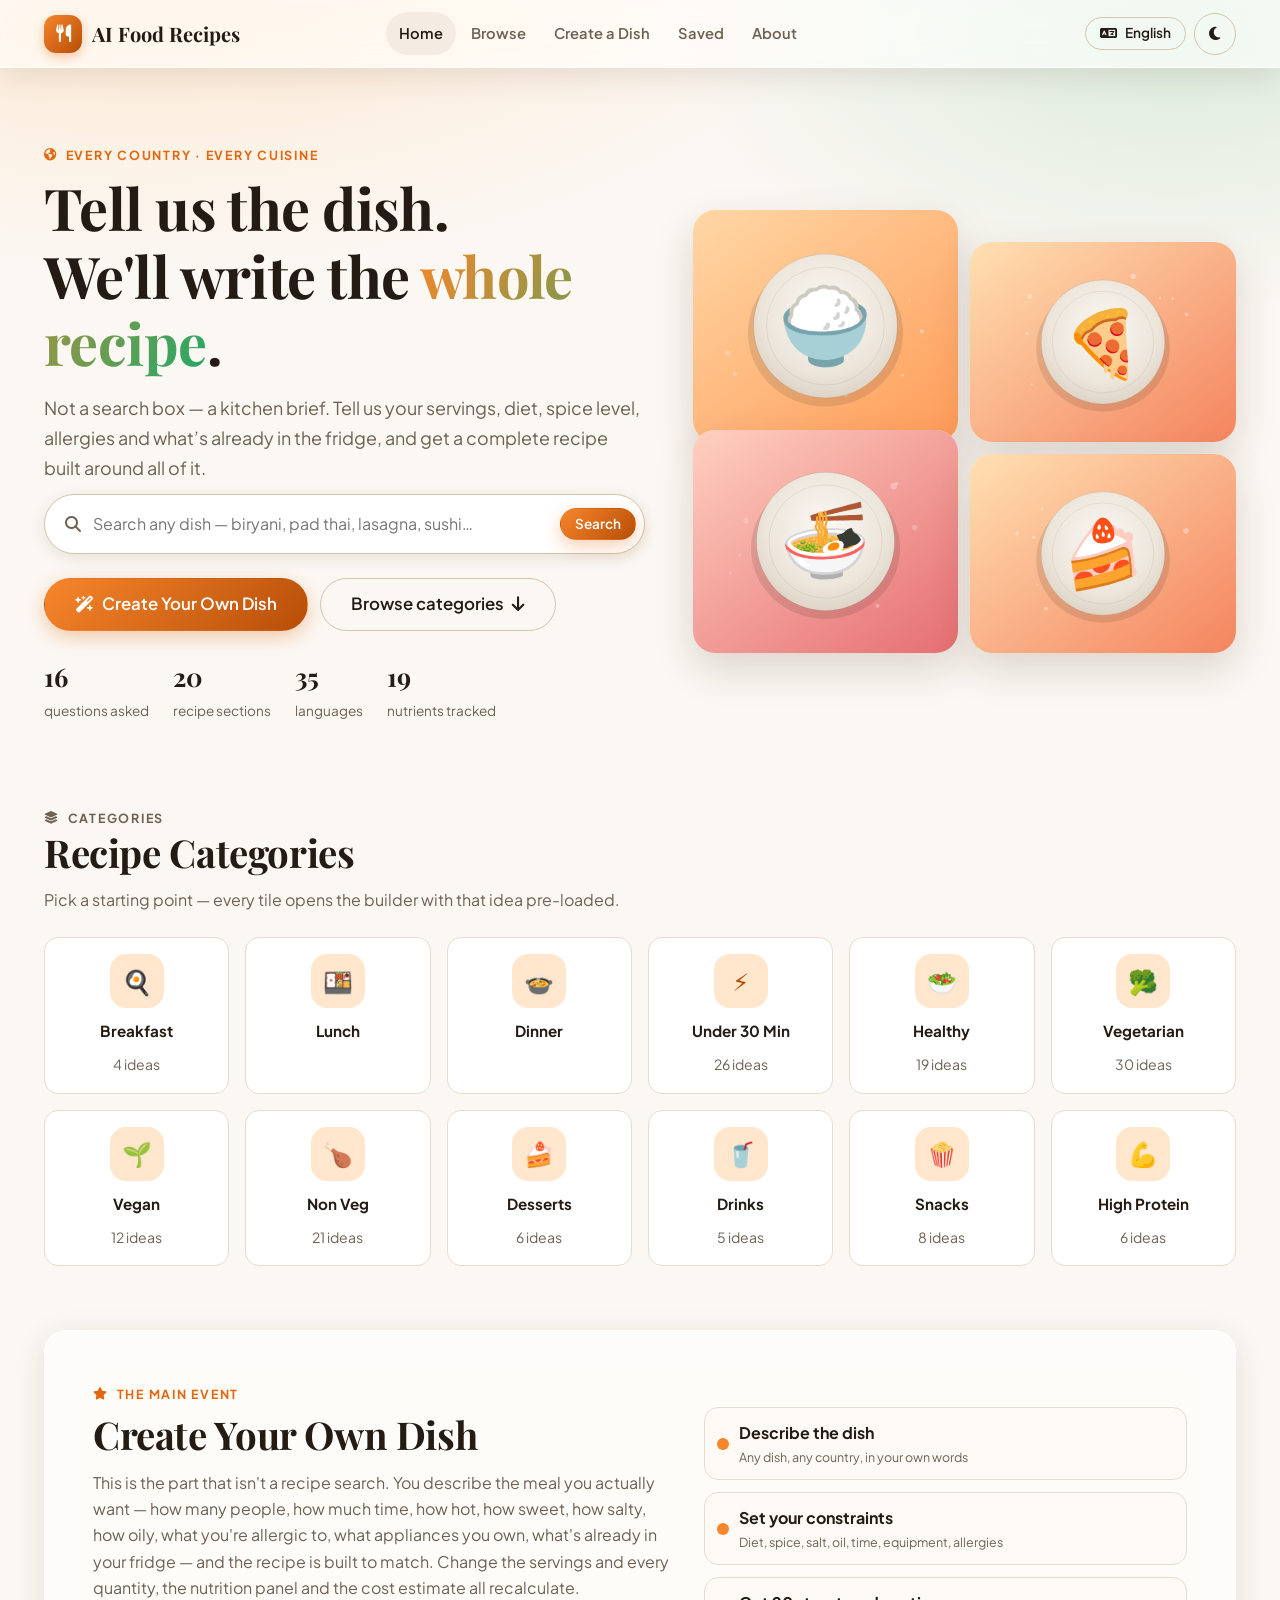
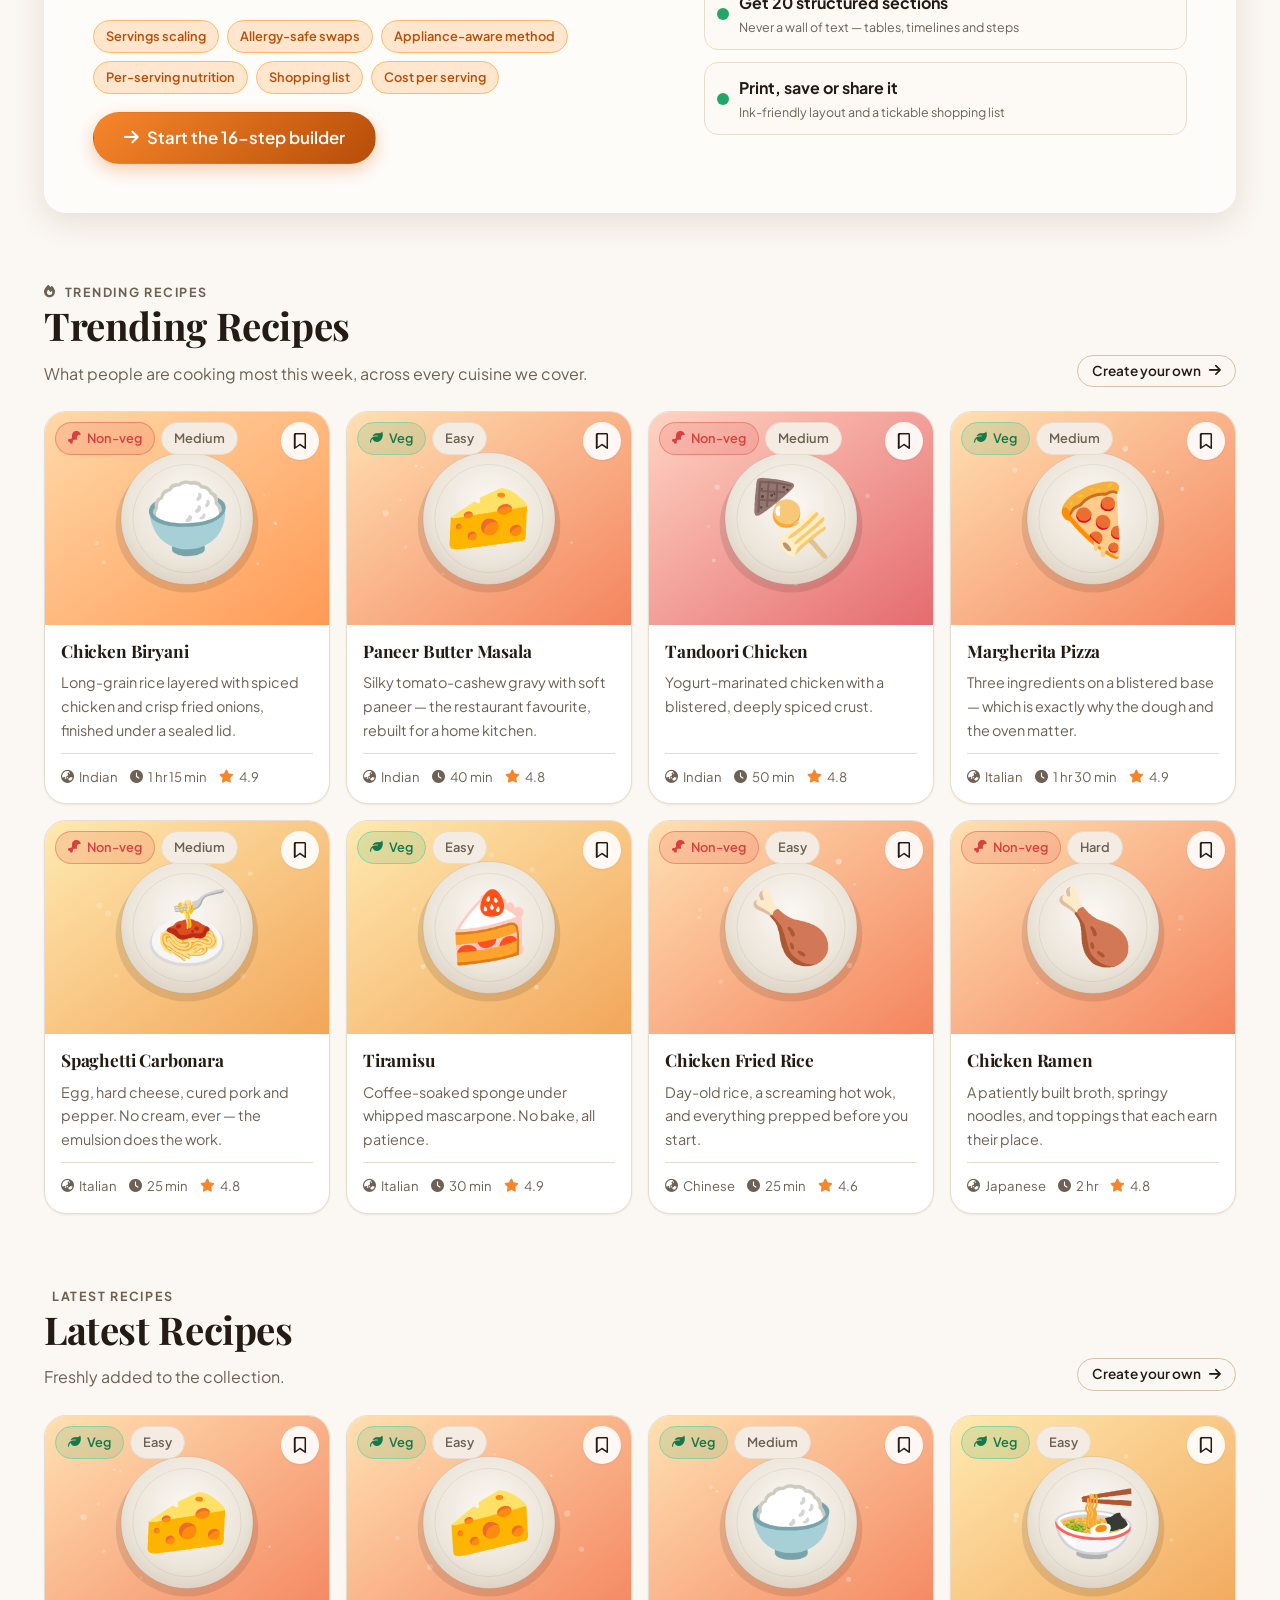
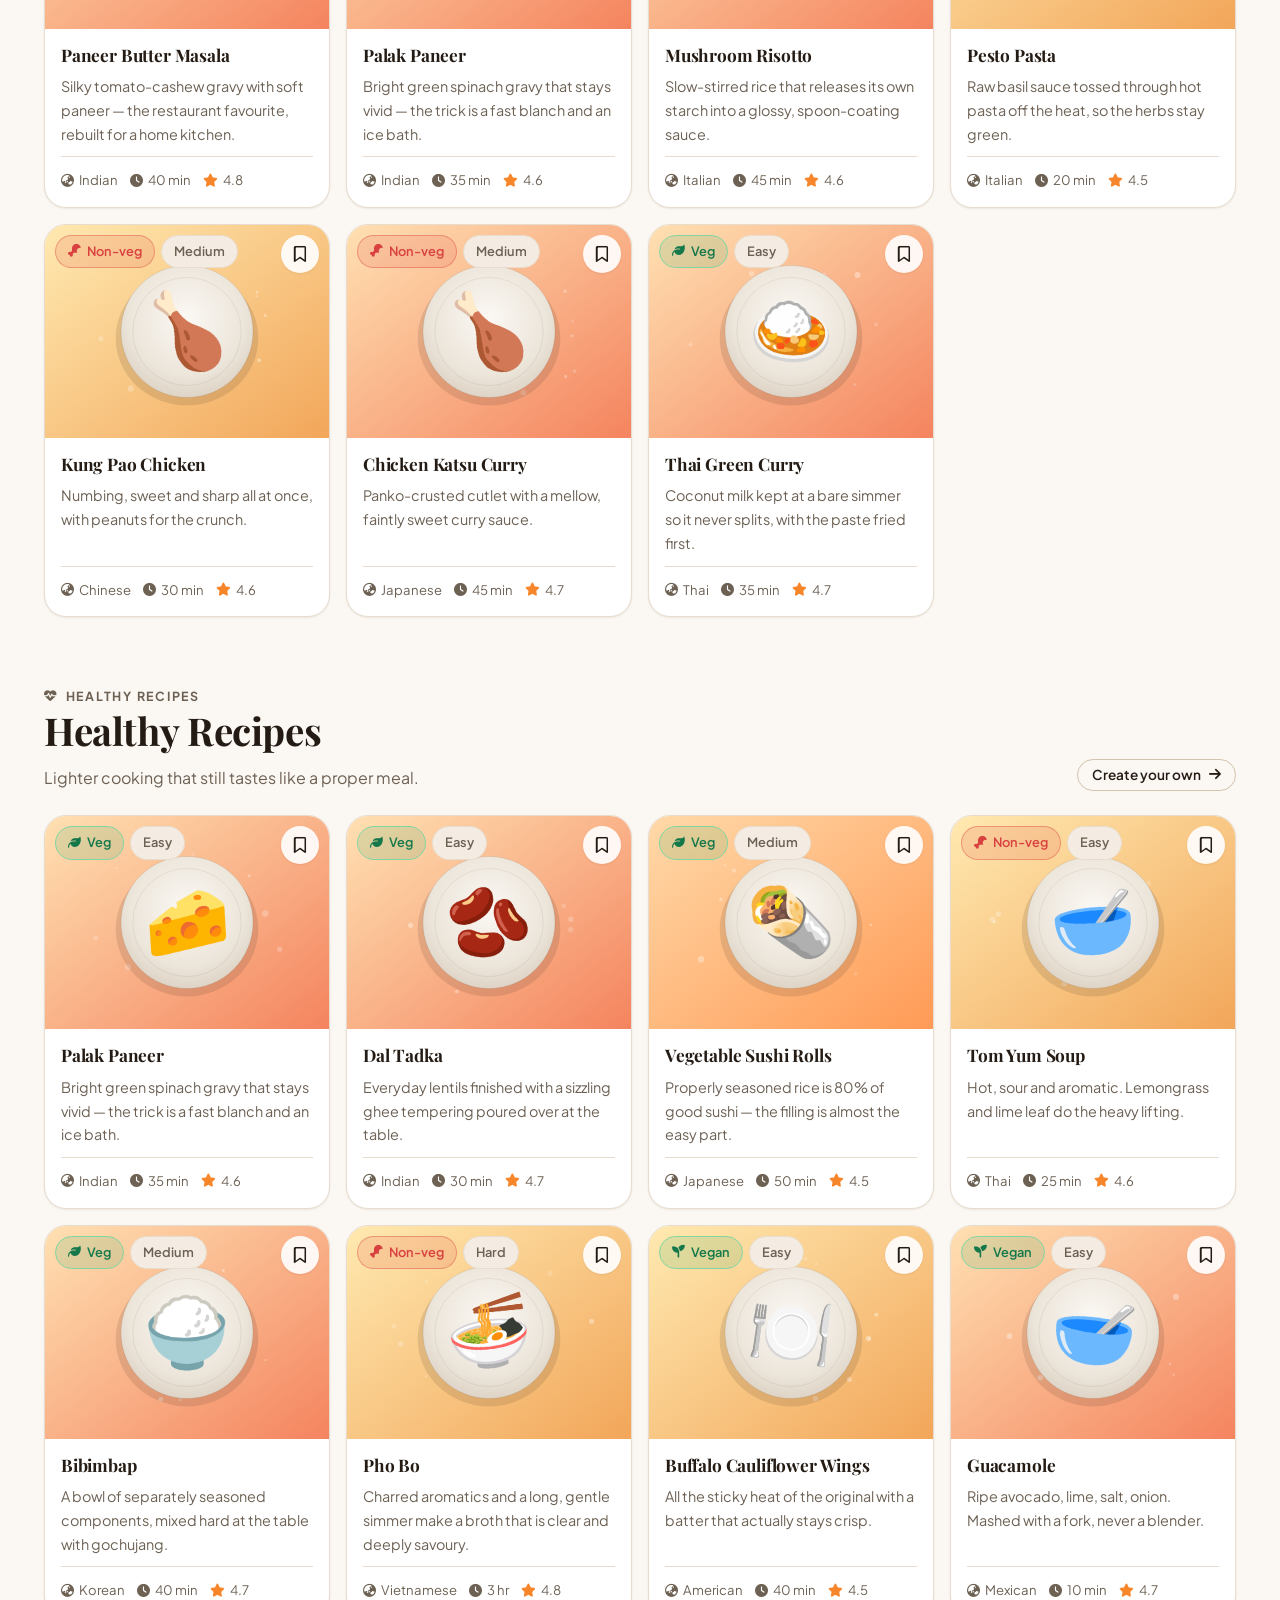
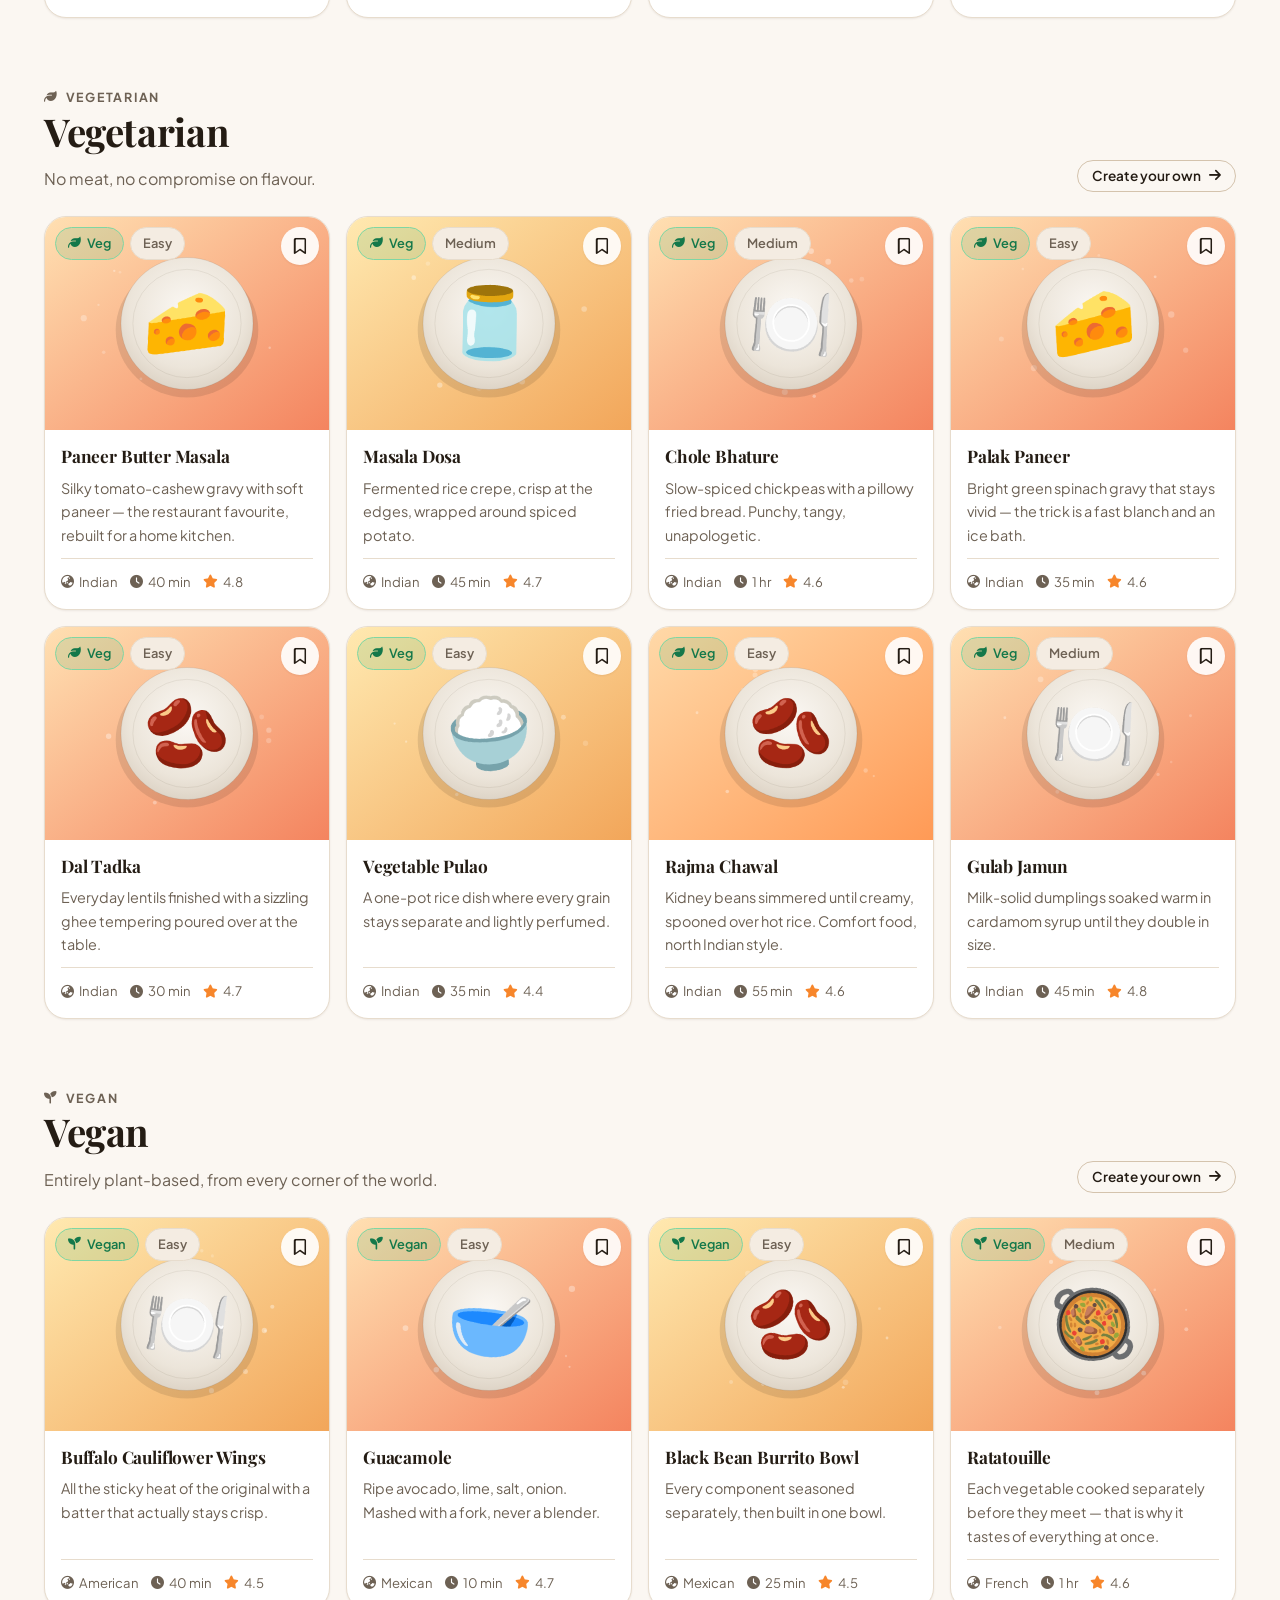
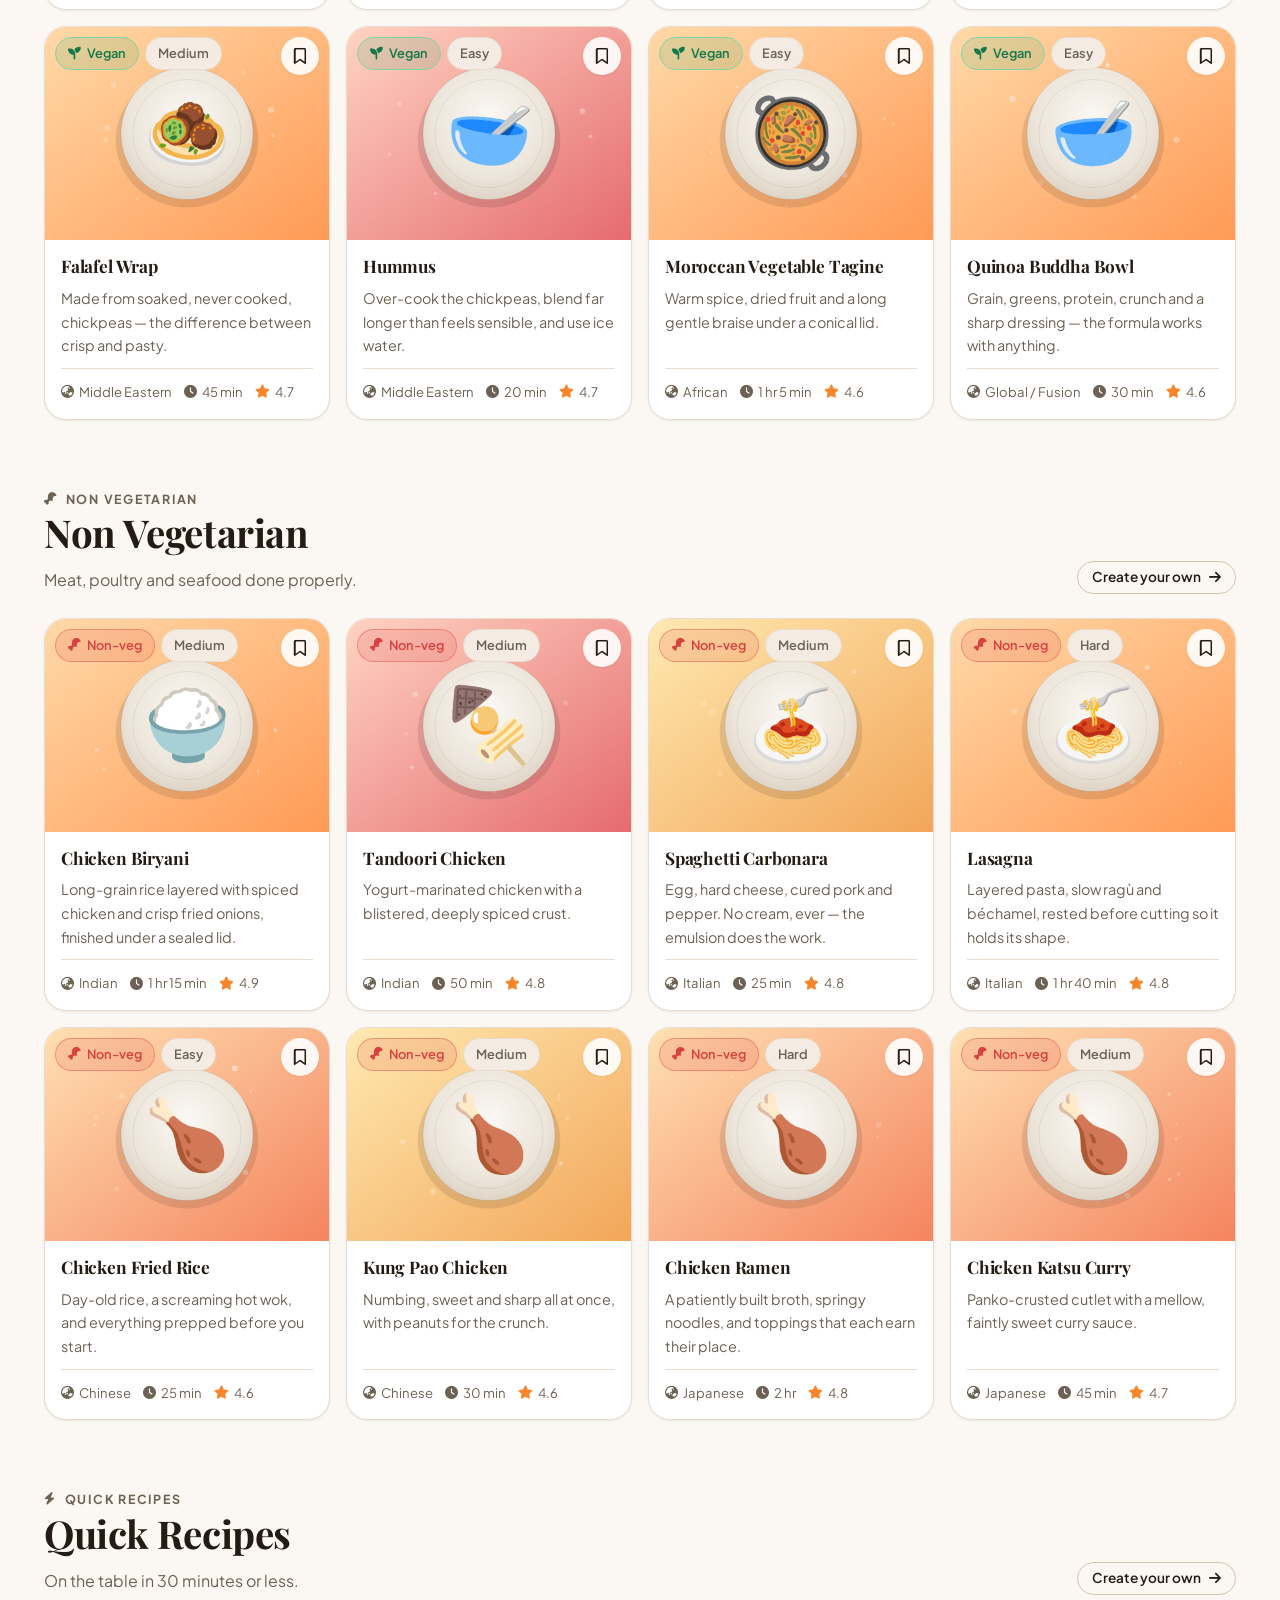
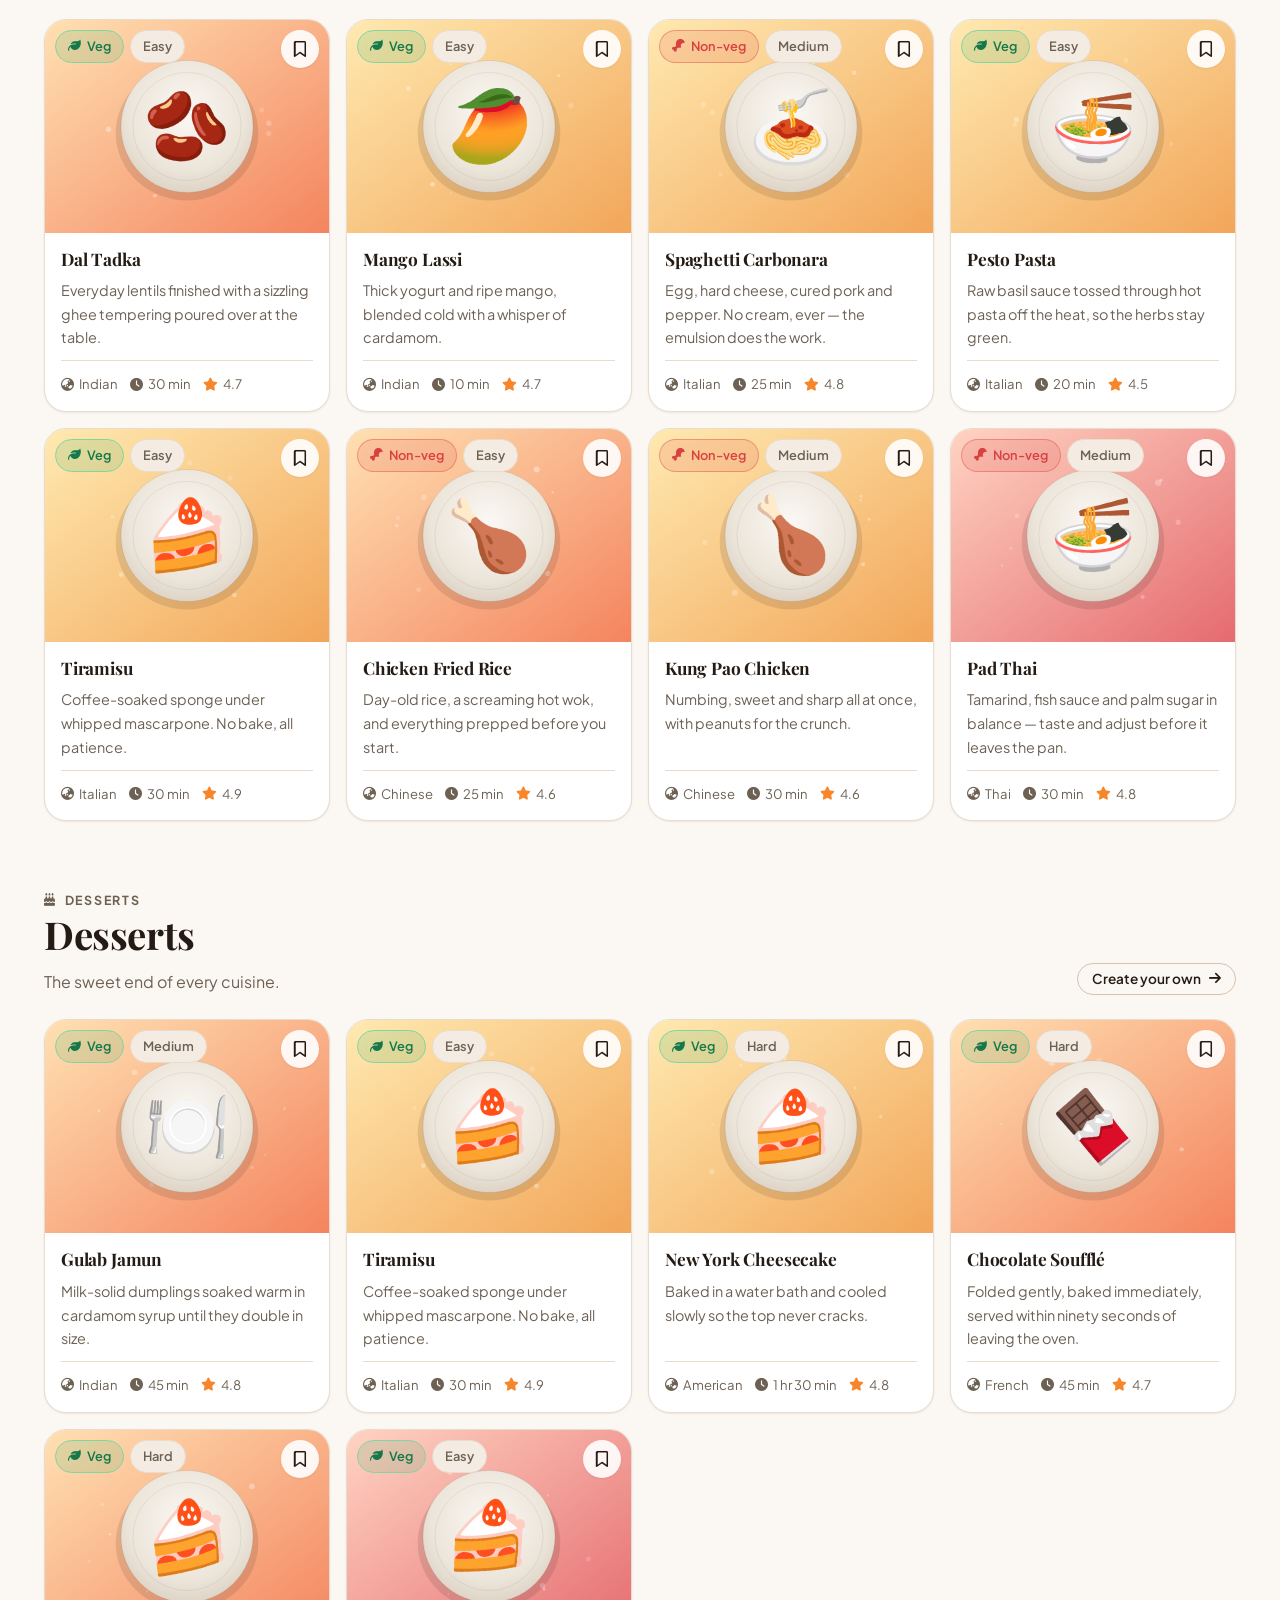
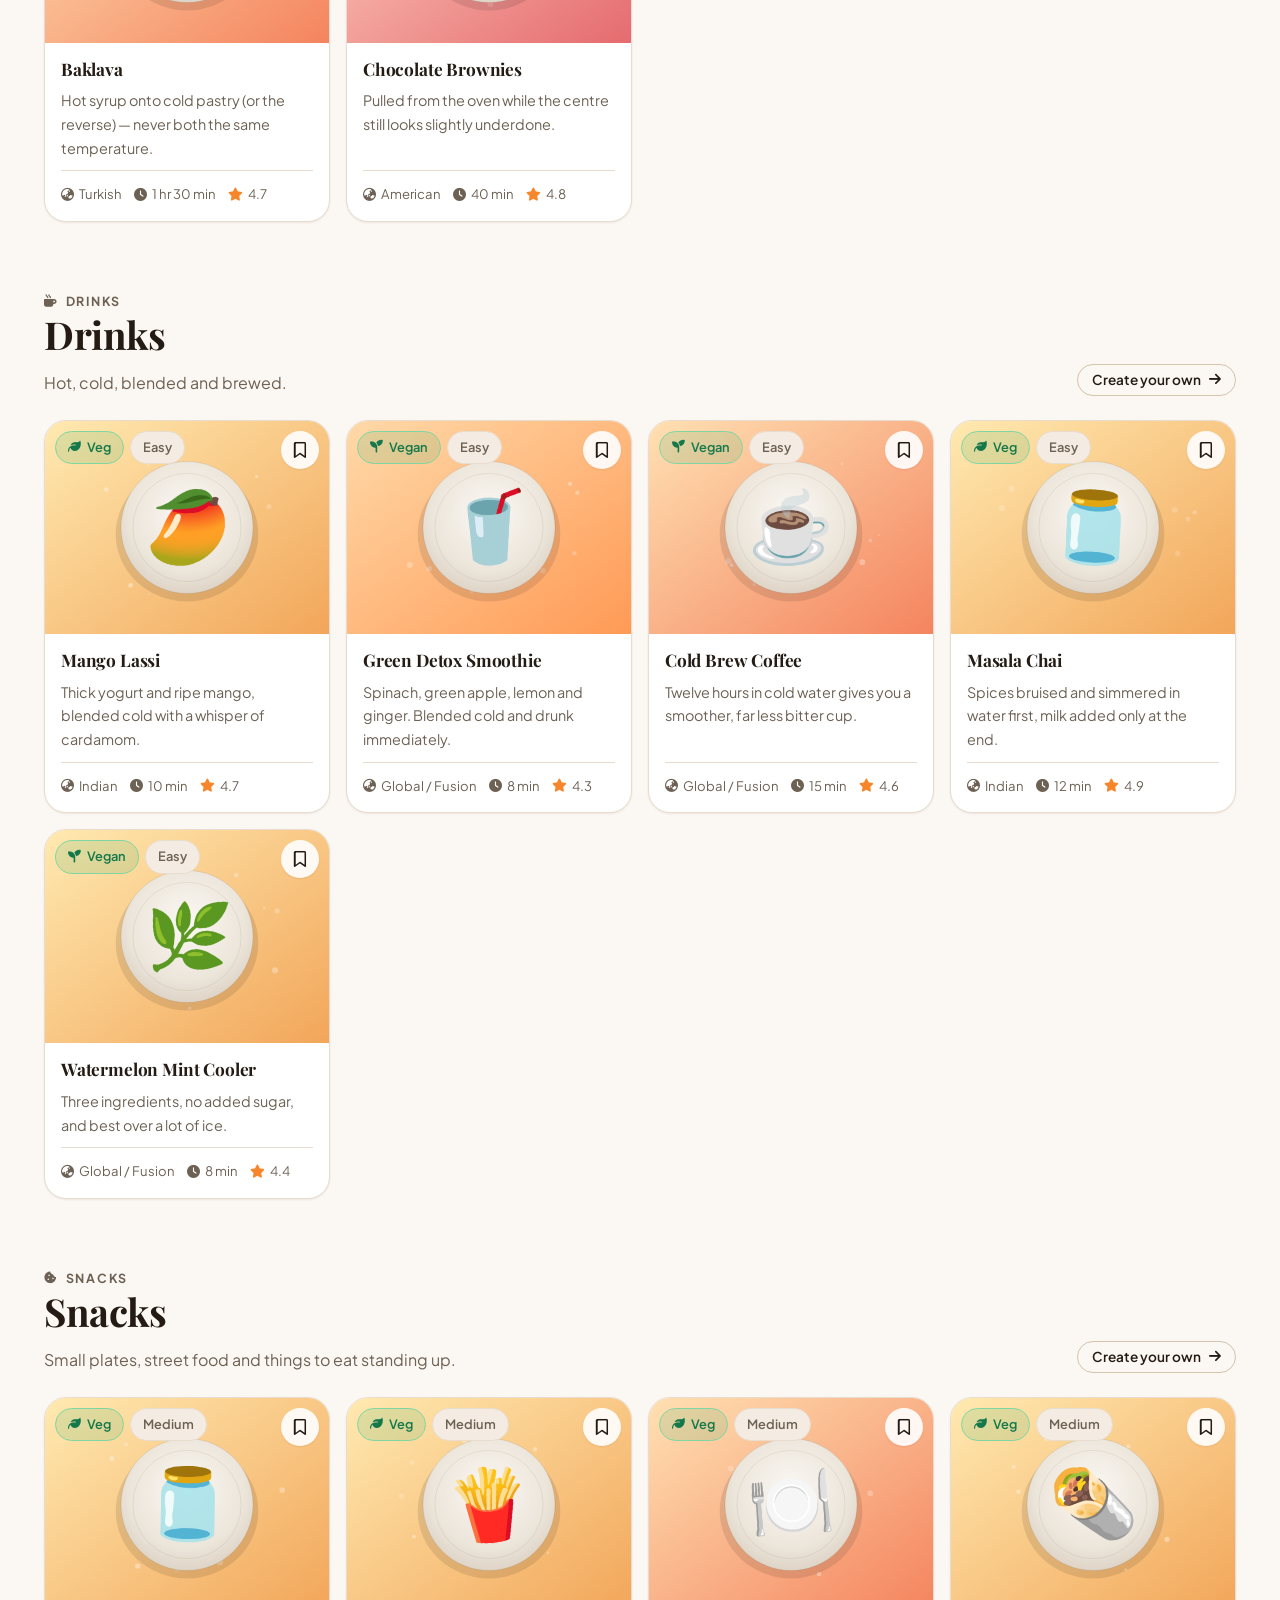
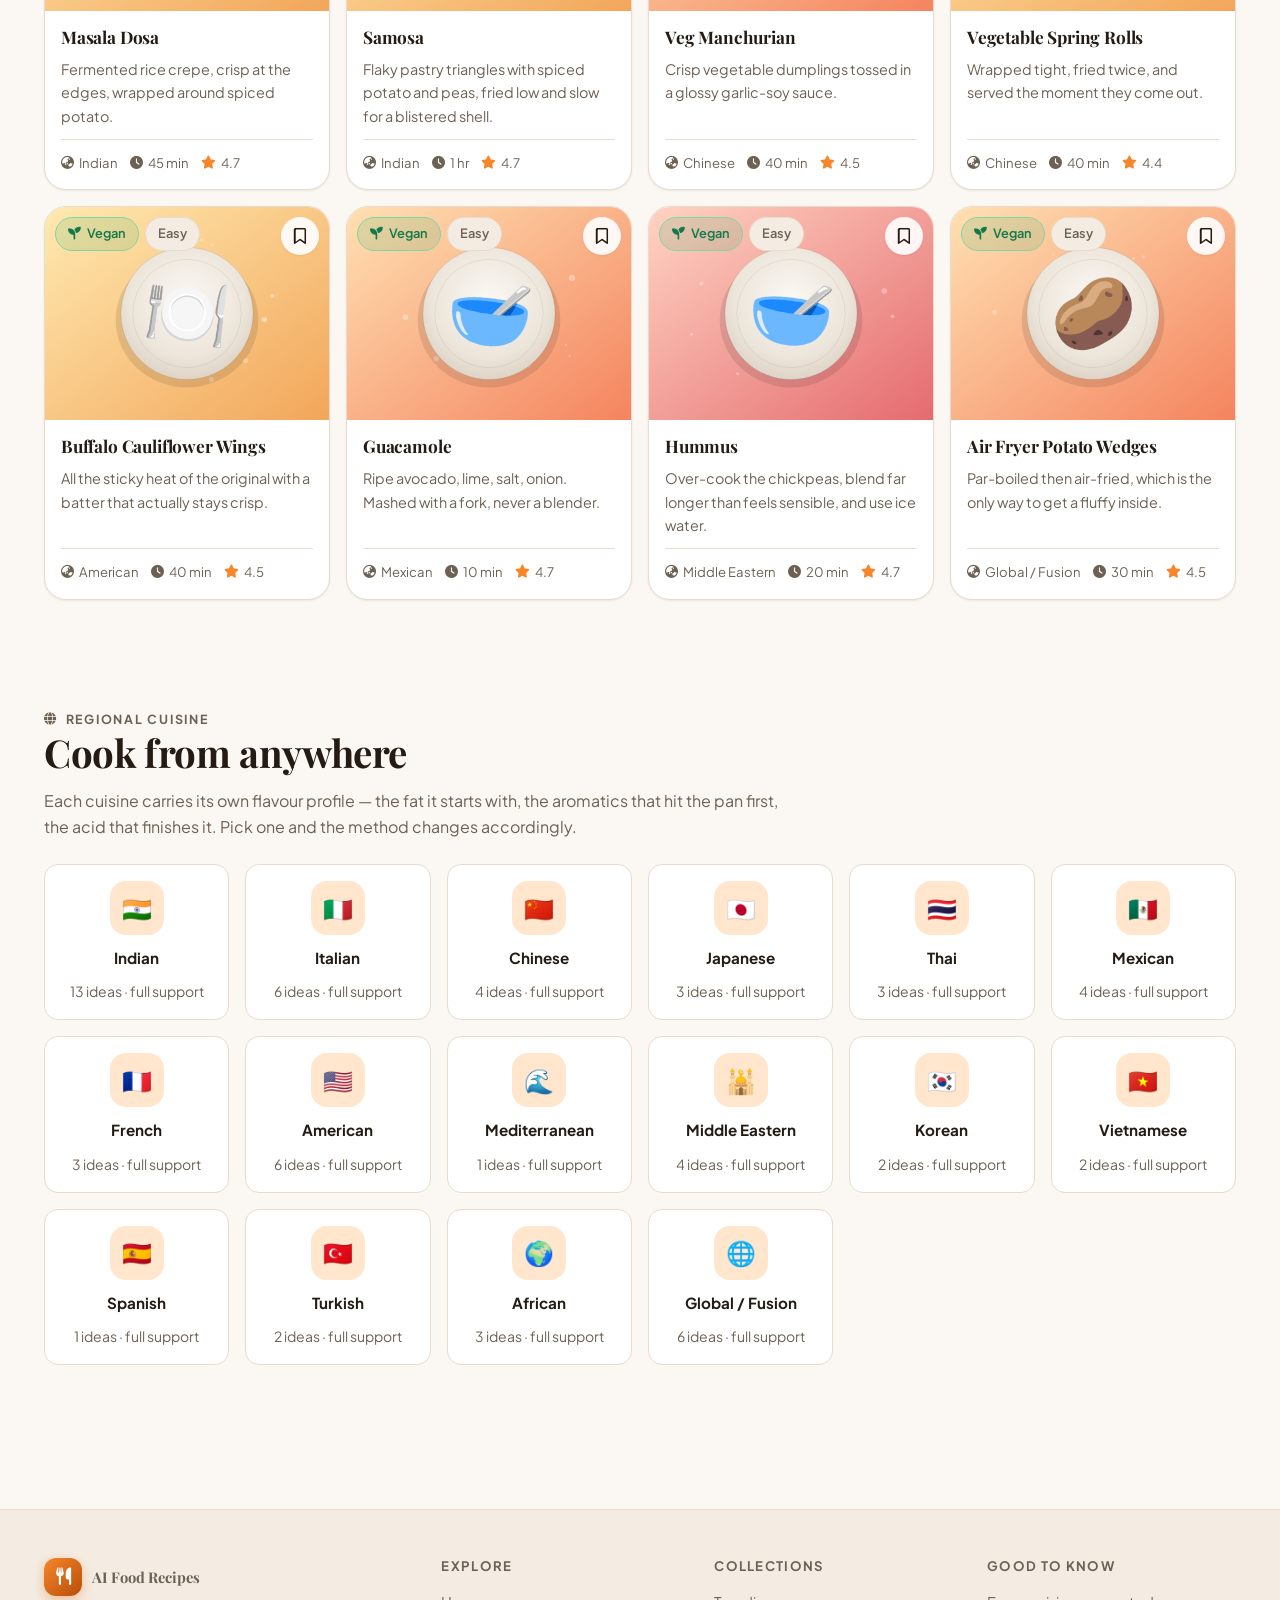
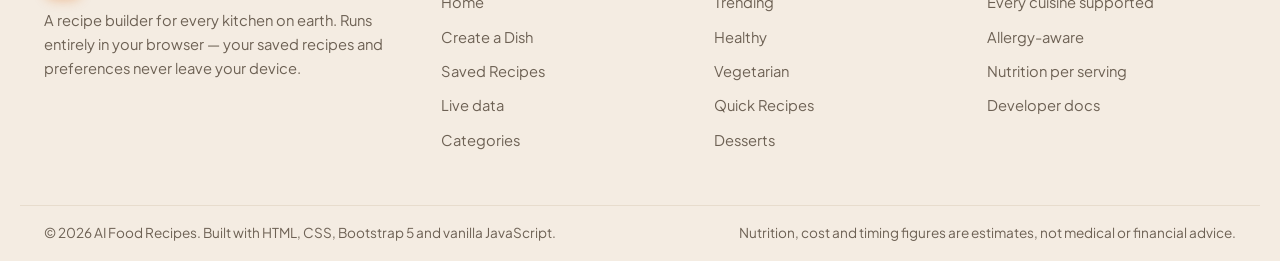
<file: ai-food-recipes/index.html>
<!DOCTYPE html>
<html lang="en" data-theme="light">
<head>
  <meta charset="utf-8">
  <meta name="viewport" content="width=device-width, initial-scale=1">
  <meta name="theme-color" content="#fbf7f2">

  <title>AI Food Recipes — Every cuisine on earth, cooked your way</title>
  <meta name="description" content="Generate a complete, structured recipe for any dish from any cuisine — customised to your servings, diet, spice level, allergies, equipment and the ingredients already in your kitchen.">
  <link rel="canonical" href="https://anandaditi7588.github.io/Refrigeration/index.html">
  <meta property="og:url" content="https://anandaditi7588.github.io/Refrigeration/index.html">
  <meta property="og:image" content="https://anandaditi7588.github.io/Refrigeration/assets/img/og-cover.png">
  <meta property="og:image:width" content="1200">
  <meta property="og:image:height" content="630">
  <meta property="og:image:alt" content="AI Food Recipes — every cuisine on earth, cooked your way">
  <meta name="twitter:image" content="https://anandaditi7588.github.io/Refrigeration/assets/img/og-cover.png">
  <meta name="keywords" content="AI recipes, recipe generator, world cuisine, vegetarian, vegan, healthy recipes, nutrition, meal planning">
  <meta name="author" content="AI Food Recipes">

  <!-- Open Graph / social -->
  <meta property="og:type" content="website">
  <meta property="og:title" content="AI Food Recipes — Every cuisine on earth, cooked your way">
  <meta property="og:description" content="A 16-step brief in, a fully structured 20-section recipe out. Any dish, any country, scaled to your table.">
  <meta property="og:site_name" content="AI Food Recipes">
  <meta name="twitter:card" content="summary_large_image">

  <link rel="icon" href="data:image/svg+xml,<svg xmlns='http://www.w3.org/2000/svg' viewBox='0 0 100 100'><text y='.9em' font-size='90'>🍲</text></svg>">
  <link rel="manifest" href="manifest.webmanifest">

  <!-- Fonts -->
  <link rel="preconnect" href="https://fonts.googleapis.com">
  <link rel="preconnect" href="https://fonts.gstatic.com" crossorigin>
  <link href="https://fonts.googleapis.com/css2?family=Playfair+Display:wght@600;700&family=Plus+Jakarta+Sans:wght@400;500;600;700&display=swap" rel="stylesheet">

  <!-- Bootstrap 5 (grid + utilities) and Font Awesome -->
  <link href="https://cdn.jsdelivr.net/npm/bootstrap@5.3.3/dist/css/bootstrap.min.css" rel="stylesheet">
  <link href="https://cdnjs.cloudflare.com/ajax/libs/font-awesome/6.5.2/css/all.min.css" rel="stylesheet">

  <!-- App styles -->
  <link rel="stylesheet" href="assets/css/theme.css">
  <link rel="stylesheet" href="assets/css/components.css">
  <link rel="stylesheet" href="assets/css/print.css">

  <!-- Structured data -->
  <script type="application/ld+json">
  {
    "@context": "https://schema.org",
    "@type": "WebApplication",
    "url": "https://anandaditi7588.github.io/Refrigeration/",
    "name": "AI Food Recipes",
    "applicationCategory": "LifestyleApplication",
    "operatingSystem": "Any modern browser",
    "description": "Generate complete, structured recipes for any dish from any cuisine, customised to your servings, diet, spice level, allergies and available equipment.",
    "offers": { "@type": "Offer", "price": "0", "priceCurrency": "USD" },
    "featureList": [
      "16-step recipe customisation wizard",
      "Automatic ingredient scaling by serving count",
      "Per-serving nutrition and health analysis",
      "Allergy and dietary substitution",
      "Shopping list, cost estimate and meal planning",
      "Printable and shareable recipes"
    ]
  }
  </script>
</head>

<body>
  <a class="afr-skip" href="#main">Skip to main content</a>

  <!-- ===================================================== Navigation -->
  <header class="afr-nav afr-glass">
    <div class="afr-nav__inner">
      <a class="afr-brand" href="index.html">
        <span class="afr-brand__mark" aria-hidden="true"><i class="fa-solid fa-utensils"></i></span>
        <span class="afr-brand__text">AI Food Recipes</span>
      </a>

      <nav class="afr-nav__links" data-open="false" aria-label="Main navigation">
        <a class="afr-nav__link" href="index.html" aria-current="page" data-i18n="nav.home">Home</a>
        <a class="afr-nav__link" href="#categories" data-i18n="nav.browse">Browse</a>
        <a class="afr-nav__link" href="create.html#wizard" data-i18n="nav.create">Create a Dish</a>
        <a class="afr-nav__link" href="saved.html" data-i18n="nav.saved">Saved</a>
        <a class="afr-nav__link" href="about.html" data-i18n="nav.about">About</a>
      </nav>

      <div class="afr-nav__actions">
        <button class="afr-btn afr-btn--ghost afr-btn--icon" type="button" data-theme-toggle
                aria-pressed="false" aria-label="Switch to dark mode">
          <i class="fa-solid fa-moon" aria-hidden="true"></i>
        </button>
        <button class="afr-btn afr-btn--ghost afr-btn--icon afr-nav__toggle" type="button"
                aria-expanded="false" aria-label="Open the navigation menu">
          <i class="fa-solid fa-bars" aria-hidden="true"></i>
        </button>
      </div>
    </div>
  </header>

  <main id="main">
    <!-- ========================================================= Hero -->
    <section class="afr-hero">
      <div class="afr-shell afr-hero__grid">
        <div>
          <p class="afr-eyebrow"><i class="fa-solid fa-earth-americas" aria-hidden="true"></i> Every country · Every cuisine</p>
          <h1 class="afr-hero__title">Tell us the dish.<br>We'll write the <em>whole recipe</em>.</h1>
          <p class="afr-hero__lede">
            Not a search box &mdash; a kitchen brief. Tell us your servings, diet, spice level,
            allergies and what&rsquo;s already in the fridge, and get a complete recipe built
            around all of it.
          </p>

          <form class="afr-search" data-home="search" role="search">
            <div class="afr-search__field">
              <i class="fa-solid fa-magnifying-glass" aria-hidden="true" style="color:var(--afr-text-muted)"></i>
              <label class="afr-sr" for="home-search">Search recipes</label>
              <input class="afr-search__input" id="home-search" type="search" autocomplete="off"
                     placeholder="Search any dish — biryani, pad thai, lasagna, sushi…" data-i18n-placeholder="hero.searchPlaceholder">
              <button class="afr-btn afr-btn--primary afr-btn--sm" type="submit">Search</button>
            </div>
            <div class="afr-search__results" data-home="results" hidden role="listbox" aria-label="Search results"></div>
          </form>

          <div class="afr-hero__cta">
            <a class="afr-btn afr-btn--primary afr-btn--lg" href="create.html#wizard">
              <i class="fa-solid fa-wand-magic-sparkles" aria-hidden="true"></i> Create Your Own Dish
            </a>
            <a class="afr-btn afr-btn--ghost afr-btn--lg" href="#categories">
              Browse categories <i class="fa-solid fa-arrow-down" aria-hidden="true"></i>
            </a>
          </div>

          <div class="afr-hero__stats">
            <div class="afr-hero__stat"><strong>16</strong><span>questions asked</span></div>
            <div class="afr-hero__stat"><strong>20</strong><span>recipe sections</span></div>
            <div class="afr-hero__stat"><strong>35</strong><span>languages</span></div>
            <div class="afr-hero__stat"><strong>19</strong><span>nutrients tracked</span></div>
          </div>
        </div>

        <div class="afr-hero__art" data-home="hero-art" aria-hidden="true"></div>
      </div>
    </section>

    <!-- ================================================== Categories -->
    <section class="afr-section afr-section--tight" id="categories">
      <div class="afr-shell">
        <div class="afr-section-head">
          <div>
            <p class="afr-eyebrow"><i class="fa-solid fa-layer-group" aria-hidden="true"></i> Categories</p>
            <h2>Recipe Categories</h2>
            <p>Pick a starting point — every tile opens the builder with that idea pre-loaded.</p>
          </div>
        </div>
        <div class="afr-grid afr-grid--narrow" data-home="categories"></div>
      </div>
    </section>

    <!-- ============================================ Create highlight -->
    <section class="afr-section afr-section--tight">
      <div class="afr-shell">
        <div class="afr-glass afr-split" style="padding:clamp(24px,4vw,48px)">
          <div>
            <p class="afr-eyebrow"><i class="fa-solid fa-star" aria-hidden="true"></i> The main event</p>
            <h2>Create Your Own Dish</h2>
            <p style="color:var(--afr-text-muted)">
              This is the part that isn't a recipe search. You describe the meal you actually want —
              how many people, how much time, how hot, how sweet, how salty, how oily, what you're
              allergic to, what appliances you own, what's already in your fridge — and the recipe is
              built to match. Change the servings and every quantity, the nutrition panel and the cost
              estimate all recalculate.
            </p>
            <div style="display:flex;flex-wrap:wrap;gap:8px;margin:18px 0">
              <span class="afr-chip afr-chip--brand">Servings scaling</span>
              <span class="afr-chip afr-chip--brand">Allergy-safe swaps</span>
              <span class="afr-chip afr-chip--brand">Appliance-aware method</span>
              <span class="afr-chip afr-chip--brand">Per-serving nutrition</span>
              <span class="afr-chip afr-chip--brand">Shopping list</span>
              <span class="afr-chip afr-chip--brand">Cost per serving</span>
            </div>
            <a class="afr-btn afr-btn--primary afr-btn--lg" href="create.html#wizard">
              <i class="fa-solid fa-arrow-right" aria-hidden="true"></i> Start the 16-step builder
            </a>
          </div>
          <ol style="display:grid;gap:12px;list-style:none;padding:0;margin:0">
            <li class="afr-suit__item"><span class="afr-suit__dot" style="background:var(--afr-brand-500)"></span>
              <div><strong>Describe the dish</strong><small>Any dish, any country, in your own words</small></div></li>
            <li class="afr-suit__item"><span class="afr-suit__dot" style="background:var(--afr-brand-500)"></span>
              <div><strong>Set your constraints</strong><small>Diet, spice, salt, oil, time, equipment, allergies</small></div></li>
            <li class="afr-suit__item"><span class="afr-suit__dot" style="background:var(--afr-accent-500)"></span>
              <div><strong>Get 20 structured sections</strong><small>Never a wall of text — tables, timelines and steps</small></div></li>
            <li class="afr-suit__item"><span class="afr-suit__dot" style="background:var(--afr-accent-500)"></span>
              <div><strong>Print, save or share it</strong><small>Ink-friendly layout and a tickable shopping list</small></div></li>
          </ol>
        </div>
      </div>
    </section>

    <!-- =============================== Recipe rails (injected by JS) -->
    <div data-home="sections"></div>

    <!-- =============================================== Regional grid -->
    <section class="afr-section" id="regional">
      <div class="afr-shell">
        <div class="afr-section-head">
          <div>
            <p class="afr-eyebrow"><i class="fa-solid fa-globe" aria-hidden="true"></i> Regional Cuisine</p>
            <h2>Cook from anywhere</h2>
            <p>Each cuisine carries its own flavour profile — the fat it starts with, the aromatics that
              hit the pan first, the acid that finishes it. Pick one and the method changes accordingly.</p>
          </div>
        </div>
        <div class="afr-grid afr-grid--narrow" data-home="regional"></div>
      </div>
    </section>
  </main>

  <!-- ========================================================= Footer -->
  <footer class="afr-footer">
    <div class="afr-shell afr-footer__grid">
      <div>
        <a class="afr-brand" href="index.html" style="margin-bottom:12px">
          <span class="afr-brand__mark" aria-hidden="true"><i class="fa-solid fa-utensils"></i></span>
          <span class="afr-brand__text">AI Food Recipes</span>
        </a>
        <p style="color:var(--afr-text-muted);font-size:.92rem;max-width:38ch">
          A recipe builder for every kitchen on earth. Runs entirely in your browser —
          your saved recipes and preferences never leave your device.
        </p>
      </div>
      <div>
        <h4>Explore</h4>
        <ul>
          <li><a href="index.html">Home</a></li>
          <li><a href="create.html#wizard">Create a Dish</a></li>
          <li><a href="saved.html">Saved Recipes</a></li>
          <li><a href="setup.html">Live data</a></li>
          <li><a href="#categories">Categories</a></li>
        </ul>
      </div>
      <div>
        <h4>Collections</h4>
        <ul>
          <li><a href="#cat-trending">Trending</a></li>
          <li><a href="#cat-healthy">Healthy</a></li>
          <li><a href="#cat-vegetarian">Vegetarian</a></li>
          <li><a href="#cat-quick">Quick Recipes</a></li>
          <li><a href="#cat-desserts">Desserts</a></li>
        </ul>
      </div>
      <div>
        <h4>Good to know</h4>
        <ul>
          <li><a href="#regional">Every cuisine supported</a></li>
          <li><a href="create.html#wizard">Allergy-aware</a></li>
          <li><a href="create.html#wizard">Nutrition per serving</a></li>
          <li><a href="README.md">Developer docs</a></li>
        </ul>
      </div>
    </div>
    <div class="afr-shell afr-footer__bottom">
      <span>© <span data-year>2026</span> AI Food Recipes. Built with HTML, CSS, Bootstrap 5 and vanilla JavaScript.</span>
      <span>Nutrition, cost and timing figures are estimates, not medical or financial advice.</span>
    </div>
  </footer>

  <!-- ======================================================= Scripts -->
  <!-- Core -->
  <script src="assets/js/core/config.js"></script>
  <script src="assets/js/core/utils.js"></script>
  <script src="assets/js/core/store.js"></script>
  <script src="assets/js/core/ui.js"></script>
  <script src="assets/js/data/languages.js"></script>
  <script src="assets/js/core/i18n.js"></script>
  <!-- Services that data files depend on -->
  <script src="assets/js/providers/photo-providers.js"></script>
  <script src="assets/js/services/produce-art.js"></script>
  <script src="assets/js/services/image-service.js"></script>
  <script src="assets/js/services/card-photos.js"></script>
  <!-- Knowledge base -->
  <script src="assets/js/data/ingredients.js"></script>
  <script src="assets/js/data/cuisines.js"></script>
  <script src="assets/js/data/techniques.js"></script>
  <script src="assets/js/data/dishes.js"></script>
  <script src="assets/js/data/dishes-india.js"></script>
  <script src="assets/js/data/dishes-world.js"></script>
  <script src="assets/js/data/step-craft.js"></script>
  <script src="assets/js/data/wizard-steps.js"></script>
  <script src="assets/js/data/catalog.js"></script>
  <!-- Components + page -->
  <script src="assets/js/components/recipe-card.js"></script>
  <script src="assets/js/providers/translate-providers.js"></script>
  <script src="assets/js/services/translation-service.js"></script>
  <script src="assets/js/services/ui-translator.js"></script>
  <script src="assets/js/components/language-picker.js"></script>
  <script src="assets/js/pages/home.js"></script>
  <!-- Bootstrap bundle last; the app does not depend on its JavaScript -->
  <script src="https://cdn.jsdelivr.net/npm/bootstrap@5.3.3/dist/js/bootstrap.bundle.min.js" defer></script>
</body>
</html>
</file>
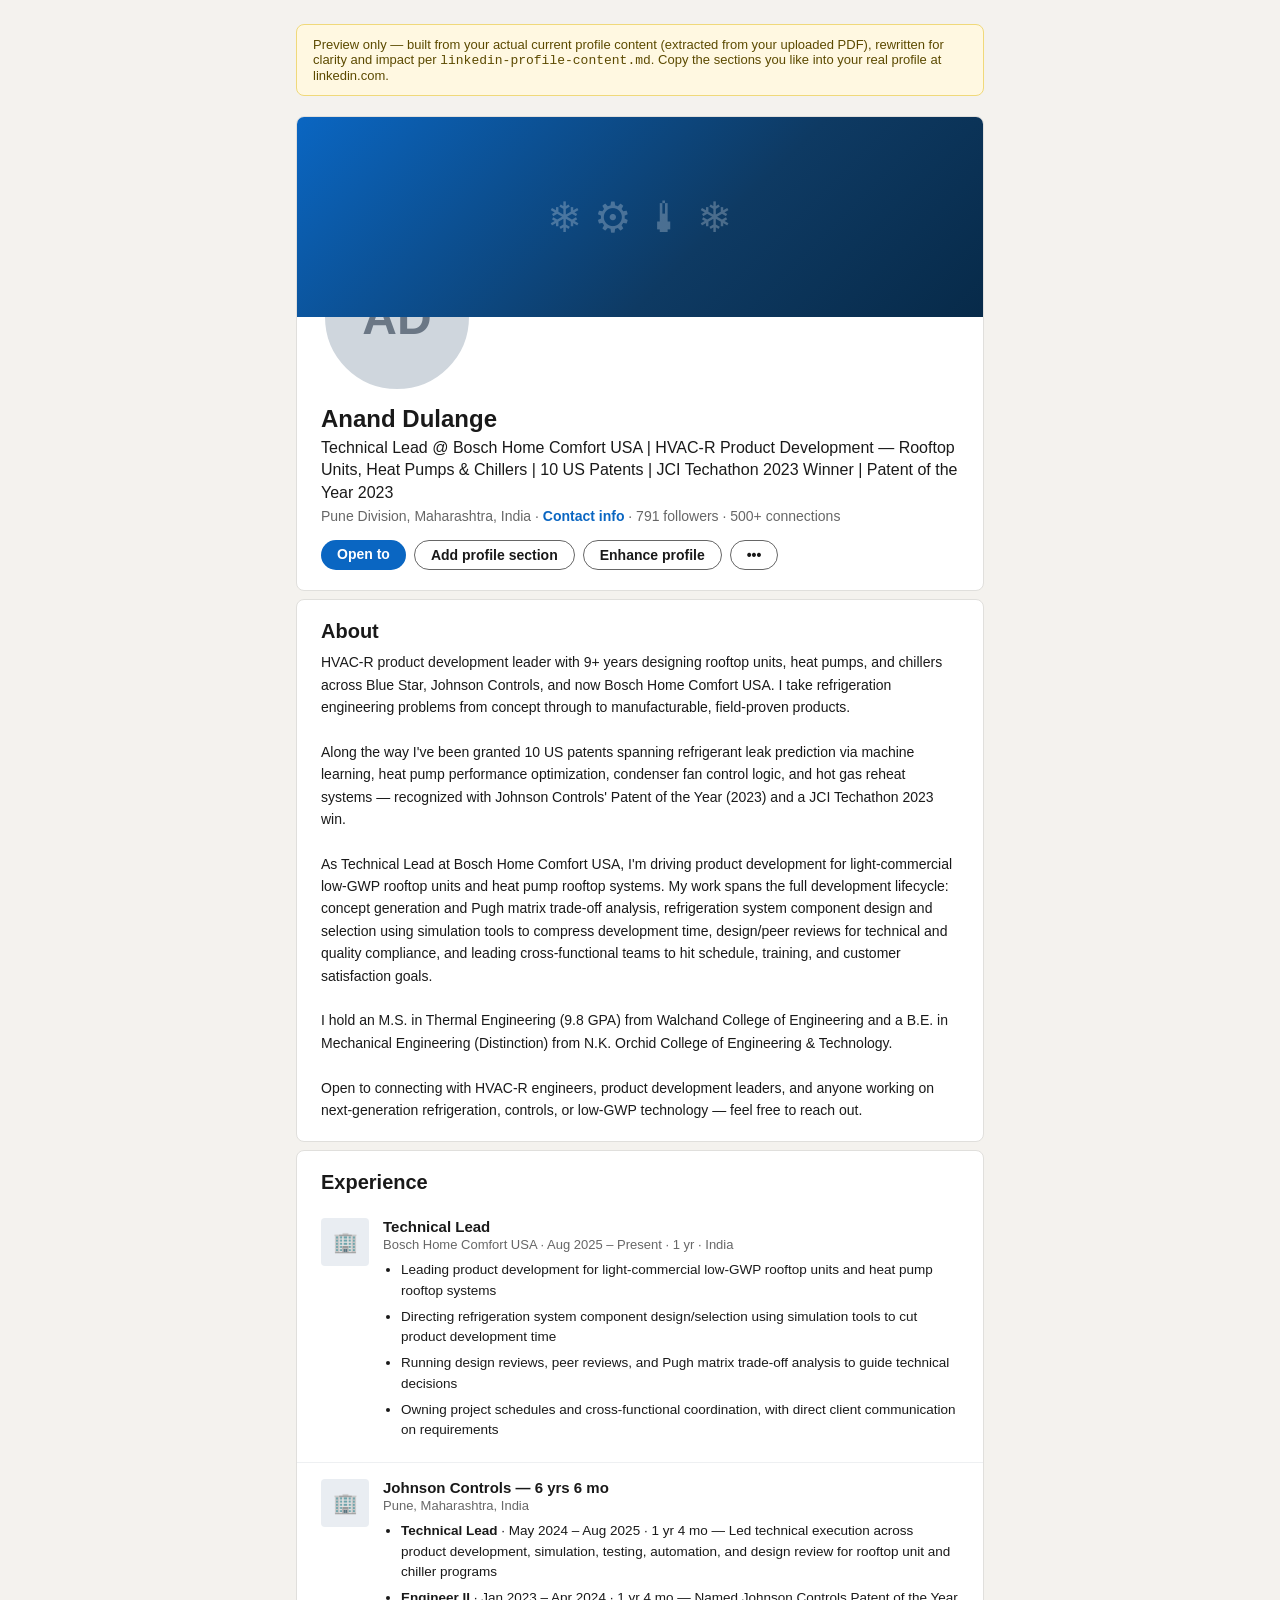
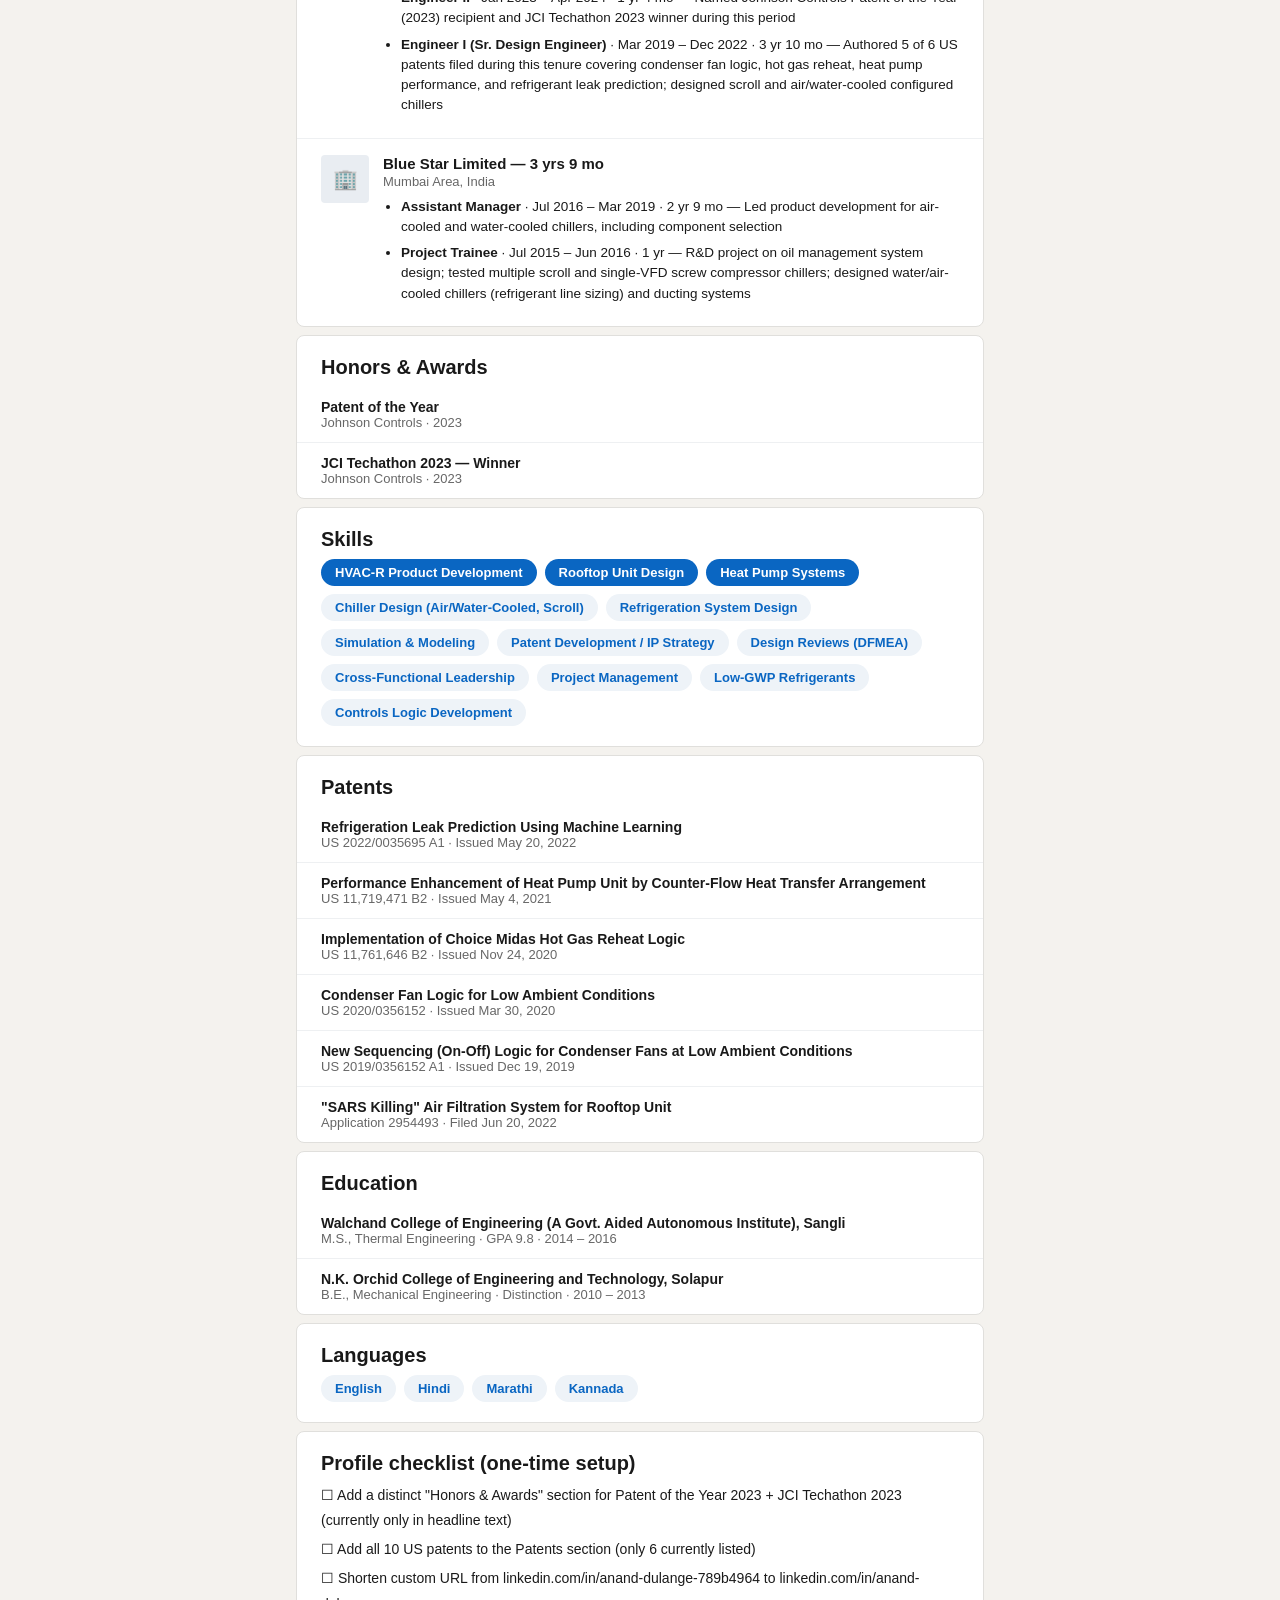
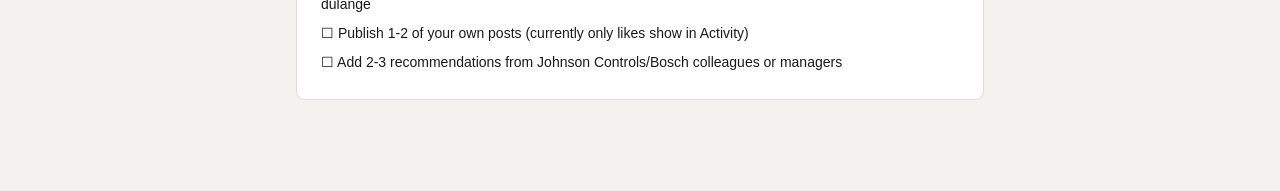
<file: linkedin-profile-preview.html>
<!DOCTYPE html>
<html lang="en">
<head>
<meta charset="UTF-8">
<meta name="viewport" content="width=device-width, initial-scale=1.0">
<title>LinkedIn Profile Preview — Anand Dulange</title>
<style>
  :root {
    --linkedin-blue: #0a66c2;
    --bg: #f4f2ee;
    --card-bg: #ffffff;
    --border: #e0dfdc;
    --text-main: #000000e6;
    --text-secondary: #00000099;
    --text-muted: #00000066;
  }
  * { box-sizing: border-box; }
  body {
    margin: 0;
    font-family: -apple-system, BlinkMacSystemFont, "Segoe UI", Roboto, Helvetica, Arial, sans-serif;
    background: var(--bg);
    color: var(--text-main);
  }
  .page {
    max-width: 720px;
    margin: 24px auto;
    padding: 0 16px 60px;
  }
  .note {
    background: #fff8e1;
    border: 1px solid #f0d97a;
    border-radius: 8px;
    padding: 12px 16px;
    font-size: 13px;
    color: #5c4a00;
    margin-bottom: 20px;
  }
  .card {
    background: var(--card-bg);
    border: 1px solid var(--border);
    border-radius: 8px;
    margin-bottom: 8px;
    overflow: hidden;
  }
  .banner {
    height: 200px;
    background: linear-gradient(135deg, #0a66c2 0%, #0e3a63 60%, #072a49 100%);
    position: relative;
  }
  .banner-icons {
    position: absolute;
    inset: 0;
    display: flex;
    align-items: center;
    justify-content: center;
    gap: 28px;
    opacity: 0.25;
    font-size: 42px;
    color: #ffffff;
  }
  .profile-photo {
    width: 152px;
    height: 152px;
    border-radius: 50%;
    background: #cfd6dd;
    border: 4px solid var(--card-bg);
    margin: -76px 0 0 24px;
    display: flex;
    align-items: center;
    justify-content: center;
    font-size: 48px;
    color: #6b7785;
    font-weight: 600;
  }
  .profile-body {
    padding: 12px 24px 20px;
  }
  .name {
    font-size: 24px;
    font-weight: 600;
    margin: 0 0 2px;
  }
  .pronouns {
    color: var(--text-muted);
    font-size: 15px;
    font-weight: 400;
  }
  .headline {
    font-size: 16px;
    color: var(--text-main);
    margin: 4px 0;
    line-height: 1.4;
  }
  .location-line {
    color: var(--text-secondary);
    font-size: 14px;
    margin: 4px 0;
  }
  .location-line .contact-link {
    color: var(--linkedin-blue);
    font-weight: 600;
    cursor: default;
  }
  .action-row {
    display: flex;
    gap: 8px;
    margin-top: 16px;
    flex-wrap: wrap;
  }
  .btn {
    padding: 6px 16px;
    border-radius: 16px;
    font-size: 14px;
    font-weight: 600;
    cursor: default;
  }
  .btn-primary {
    background: var(--linkedin-blue);
    color: #fff;
  }
  .btn-secondary {
    background: transparent;
    border: 1px solid var(--text-secondary);
    color: var(--text-main);
  }
  .section-title {
    font-size: 20px;
    font-weight: 600;
    padding: 20px 24px 8px;
    margin: 0;
  }
  .section-body {
    padding: 0 24px 20px;
    font-size: 14px;
    line-height: 1.6;
    color: var(--text-main);
    white-space: pre-line;
  }
  .exp-item {
    display: flex;
    gap: 14px;
    padding: 16px 24px;
    border-top: 1px solid #eef0f2;
  }
  .exp-item:first-of-type { border-top: none; }
  .exp-logo {
    width: 48px;
    height: 48px;
    border-radius: 4px;
    background: #e9edf2;
    flex-shrink: 0;
    display: flex;
    align-items: center;
    justify-content: center;
    color: #6b7785;
    font-size: 20px;
  }
  .exp-title { font-weight: 600; font-size: 15px; margin: 0; }
  .exp-sub { font-size: 13px; color: var(--text-secondary); margin: 2px 0; }
  .exp-bullets { font-size: 13.5px; margin: 8px 0 0; padding-left: 18px; color: var(--text-main); }
  .exp-bullets li { margin-bottom: 6px; line-height: 1.5; }
  .skills-wrap {
    display: flex;
    flex-wrap: wrap;
    gap: 8px;
    padding: 0 24px 20px;
  }
  .skill-chip {
    background: #eef3f8;
    color: var(--linkedin-blue);
    border-radius: 16px;
    padding: 6px 14px;
    font-size: 13px;
    font-weight: 600;
  }
  .skill-chip.top { background: var(--linkedin-blue); color: #fff; }
  .cert-item {
    padding: 12px 24px;
    border-top: 1px solid #eef0f2;
    font-size: 14px;
  }
  .cert-item:first-of-type { border-top: none; }
  .cert-title { font-weight: 600; }
  .cert-sub { color: var(--text-secondary); font-size: 13px; }
  .checklist { padding: 0 24px 20px; font-size: 14px; line-height: 1.8; }
  .checklist div { margin-bottom: 4px; }
</style>
</head>
<body>
<div class="page">

  <div class="note">
    Preview only — built from your actual current profile content (extracted from your uploaded PDF),
    rewritten for clarity and impact per <code>linkedin-profile-content.md</code>. Copy the sections
    you like into your real profile at linkedin.com.
  </div>

  <div class="card">
    <div class="banner">
      <div class="banner-icons">❄ ⚙ 🌡 ❄</div>
    </div>
    <div class="profile-photo">AD</div>
    <div class="profile-body">
      <h1 class="name">Anand Dulange</h1>
      <div class="headline">Technical Lead @ Bosch Home Comfort USA | HVAC-R Product Development — Rooftop Units, Heat Pumps &amp; Chillers | 10 US Patents | JCI Techathon 2023 Winner | Patent of the Year 2023</div>
      <div class="location-line">Pune Division, Maharashtra, India · <span class="contact-link">Contact info</span> · 791 followers · 500+ connections</div>
      <div class="action-row">
        <div class="btn btn-primary">Open to</div>
        <div class="btn btn-secondary">Add profile section</div>
        <div class="btn btn-secondary">Enhance profile</div>
        <div class="btn btn-secondary">•••</div>
      </div>
    </div>
  </div>

  <div class="card">
    <h2 class="section-title">About</h2>
    <div class="section-body">HVAC-R product development leader with 9+ years designing rooftop units, heat pumps, and chillers across Blue Star, Johnson Controls, and now Bosch Home Comfort USA. I take refrigeration engineering problems from concept through to manufacturable, field-proven products.

Along the way I've been granted 10 US patents spanning refrigerant leak prediction via machine learning, heat pump performance optimization, condenser fan control logic, and hot gas reheat systems — recognized with Johnson Controls' Patent of the Year (2023) and a JCI Techathon 2023 win.

As Technical Lead at Bosch Home Comfort USA, I'm driving product development for light-commercial low-GWP rooftop units and heat pump rooftop systems. My work spans the full development lifecycle: concept generation and Pugh matrix trade-off analysis, refrigeration system component design and selection using simulation tools to compress development time, design/peer reviews for technical and quality compliance, and leading cross-functional teams to hit schedule, training, and customer satisfaction goals.

I hold an M.S. in Thermal Engineering (9.8 GPA) from Walchand College of Engineering and a B.E. in Mechanical Engineering (Distinction) from N.K. Orchid College of Engineering &amp; Technology.

Open to connecting with HVAC-R engineers, product development leaders, and anyone working on next-generation refrigeration, controls, or low-GWP technology — feel free to reach out.</div>
  </div>

  <div class="card">
    <h2 class="section-title">Experience</h2>
    <div class="exp-item">
      <div class="exp-logo">🏢</div>
      <div>
        <p class="exp-title">Technical Lead</p>
        <p class="exp-sub">Bosch Home Comfort USA · Aug 2025 – Present · 1 yr · India</p>
        <ul class="exp-bullets">
          <li>Leading product development for light-commercial low-GWP rooftop units and heat pump rooftop systems</li>
          <li>Directing refrigeration system component design/selection using simulation tools to cut product development time</li>
          <li>Running design reviews, peer reviews, and Pugh matrix trade-off analysis to guide technical decisions</li>
          <li>Owning project schedules and cross-functional coordination, with direct client communication on requirements</li>
        </ul>
      </div>
    </div>
    <div class="exp-item">
      <div class="exp-logo">🏢</div>
      <div>
        <p class="exp-title">Johnson Controls — 6 yrs 6 mo</p>
        <p class="exp-sub">Pune, Maharashtra, India</p>
        <ul class="exp-bullets">
          <li><strong>Technical Lead</strong> · May 2024 – Aug 2025 · 1 yr 4 mo — Led technical execution across product development, simulation, testing, automation, and design review for rooftop unit and chiller programs</li>
          <li><strong>Engineer II</strong> · Jan 2023 – Apr 2024 · 1 yr 4 mo — Named Johnson Controls Patent of the Year (2023) recipient and JCI Techathon 2023 winner during this period</li>
          <li><strong>Engineer I (Sr. Design Engineer)</strong> · Mar 2019 – Dec 2022 · 3 yr 10 mo — Authored 5 of 6 US patents filed during this tenure covering condenser fan logic, hot gas reheat, heat pump performance, and refrigerant leak prediction; designed scroll and air/water-cooled configured chillers</li>
        </ul>
      </div>
    </div>
    <div class="exp-item">
      <div class="exp-logo">🏢</div>
      <div>
        <p class="exp-title">Blue Star Limited — 3 yrs 9 mo</p>
        <p class="exp-sub">Mumbai Area, India</p>
        <ul class="exp-bullets">
          <li><strong>Assistant Manager</strong> · Jul 2016 – Mar 2019 · 2 yr 9 mo — Led product development for air-cooled and water-cooled chillers, including component selection</li>
          <li><strong>Project Trainee</strong> · Jul 2015 – Jun 2016 · 1 yr — R&amp;D project on oil management system design; tested multiple scroll and single-VFD screw compressor chillers; designed water/air-cooled chillers (refrigerant line sizing) and ducting systems</li>
        </ul>
      </div>
    </div>
  </div>

  <div class="card">
    <h2 class="section-title">Honors &amp; Awards</h2>
    <div class="cert-item">
      <div class="cert-title">Patent of the Year</div>
      <div class="cert-sub">Johnson Controls · 2023</div>
    </div>
    <div class="cert-item">
      <div class="cert-title">JCI Techathon 2023 — Winner</div>
      <div class="cert-sub">Johnson Controls · 2023</div>
    </div>
  </div>

  <div class="card">
    <h2 class="section-title">Skills</h2>
    <div class="skills-wrap">
      <span class="skill-chip top">HVAC-R Product Development</span>
      <span class="skill-chip top">Rooftop Unit Design</span>
      <span class="skill-chip top">Heat Pump Systems</span>
      <span class="skill-chip">Chiller Design (Air/Water-Cooled, Scroll)</span>
      <span class="skill-chip">Refrigeration System Design</span>
      <span class="skill-chip">Simulation &amp; Modeling</span>
      <span class="skill-chip">Patent Development / IP Strategy</span>
      <span class="skill-chip">Design Reviews (DFMEA)</span>
      <span class="skill-chip">Cross-Functional Leadership</span>
      <span class="skill-chip">Project Management</span>
      <span class="skill-chip">Low-GWP Refrigerants</span>
      <span class="skill-chip">Controls Logic Development</span>
    </div>
  </div>

  <div class="card">
    <h2 class="section-title">Patents</h2>
    <div class="cert-item">
      <div class="cert-title">Refrigeration Leak Prediction Using Machine Learning</div>
      <div class="cert-sub">US 2022/0035695 A1 · Issued May 20, 2022</div>
    </div>
    <div class="cert-item">
      <div class="cert-title">Performance Enhancement of Heat Pump Unit by Counter-Flow Heat Transfer Arrangement</div>
      <div class="cert-sub">US 11,719,471 B2 · Issued May 4, 2021</div>
    </div>
    <div class="cert-item">
      <div class="cert-title">Implementation of Choice Midas Hot Gas Reheat Logic</div>
      <div class="cert-sub">US 11,761,646 B2 · Issued Nov 24, 2020</div>
    </div>
    <div class="cert-item">
      <div class="cert-title">Condenser Fan Logic for Low Ambient Conditions</div>
      <div class="cert-sub">US 2020/0356152 · Issued Mar 30, 2020</div>
    </div>
    <div class="cert-item">
      <div class="cert-title">New Sequencing (On-Off) Logic for Condenser Fans at Low Ambient Conditions</div>
      <div class="cert-sub">US 2019/0356152 A1 · Issued Dec 19, 2019</div>
    </div>
    <div class="cert-item">
      <div class="cert-title">"SARS Killing" Air Filtration System for Rooftop Unit</div>
      <div class="cert-sub">Application 2954493 · Filed Jun 20, 2022</div>
    </div>
  </div>

  <div class="card">
    <h2 class="section-title">Education</h2>
    <div class="cert-item">
      <div class="cert-title">Walchand College of Engineering (A Govt. Aided Autonomous Institute), Sangli</div>
      <div class="cert-sub">M.S., Thermal Engineering · GPA 9.8 · 2014 – 2016</div>
    </div>
    <div class="cert-item">
      <div class="cert-title">N.K. Orchid College of Engineering and Technology, Solapur</div>
      <div class="cert-sub">B.E., Mechanical Engineering · Distinction · 2010 – 2013</div>
    </div>
  </div>

  <div class="card">
    <h2 class="section-title">Languages</h2>
    <div class="skills-wrap">
      <span class="skill-chip">English</span>
      <span class="skill-chip">Hindi</span>
      <span class="skill-chip">Marathi</span>
      <span class="skill-chip">Kannada</span>
    </div>
  </div>

  <div class="card">
    <h2 class="section-title">Profile checklist (one-time setup)</h2>
    <div class="checklist">
      <div>☐ Add a distinct "Honors &amp; Awards" section for Patent of the Year 2023 + JCI Techathon 2023 (currently only in headline text)</div>
      <div>☐ Add all 10 US patents to the Patents section (only 6 currently listed)</div>
      <div>☐ Shorten custom URL from linkedin.com/in/anand-dulange-789b4964 to linkedin.com/in/anand-dulange</div>
      <div>☐ Publish 1-2 of your own posts (currently only likes show in Activity)</div>
      <div>☐ Add 2-3 recommendations from Johnson Controls/Bosch colleagues or managers</div>
    </div>
  </div>

</div>
</body>
</html>
</file>
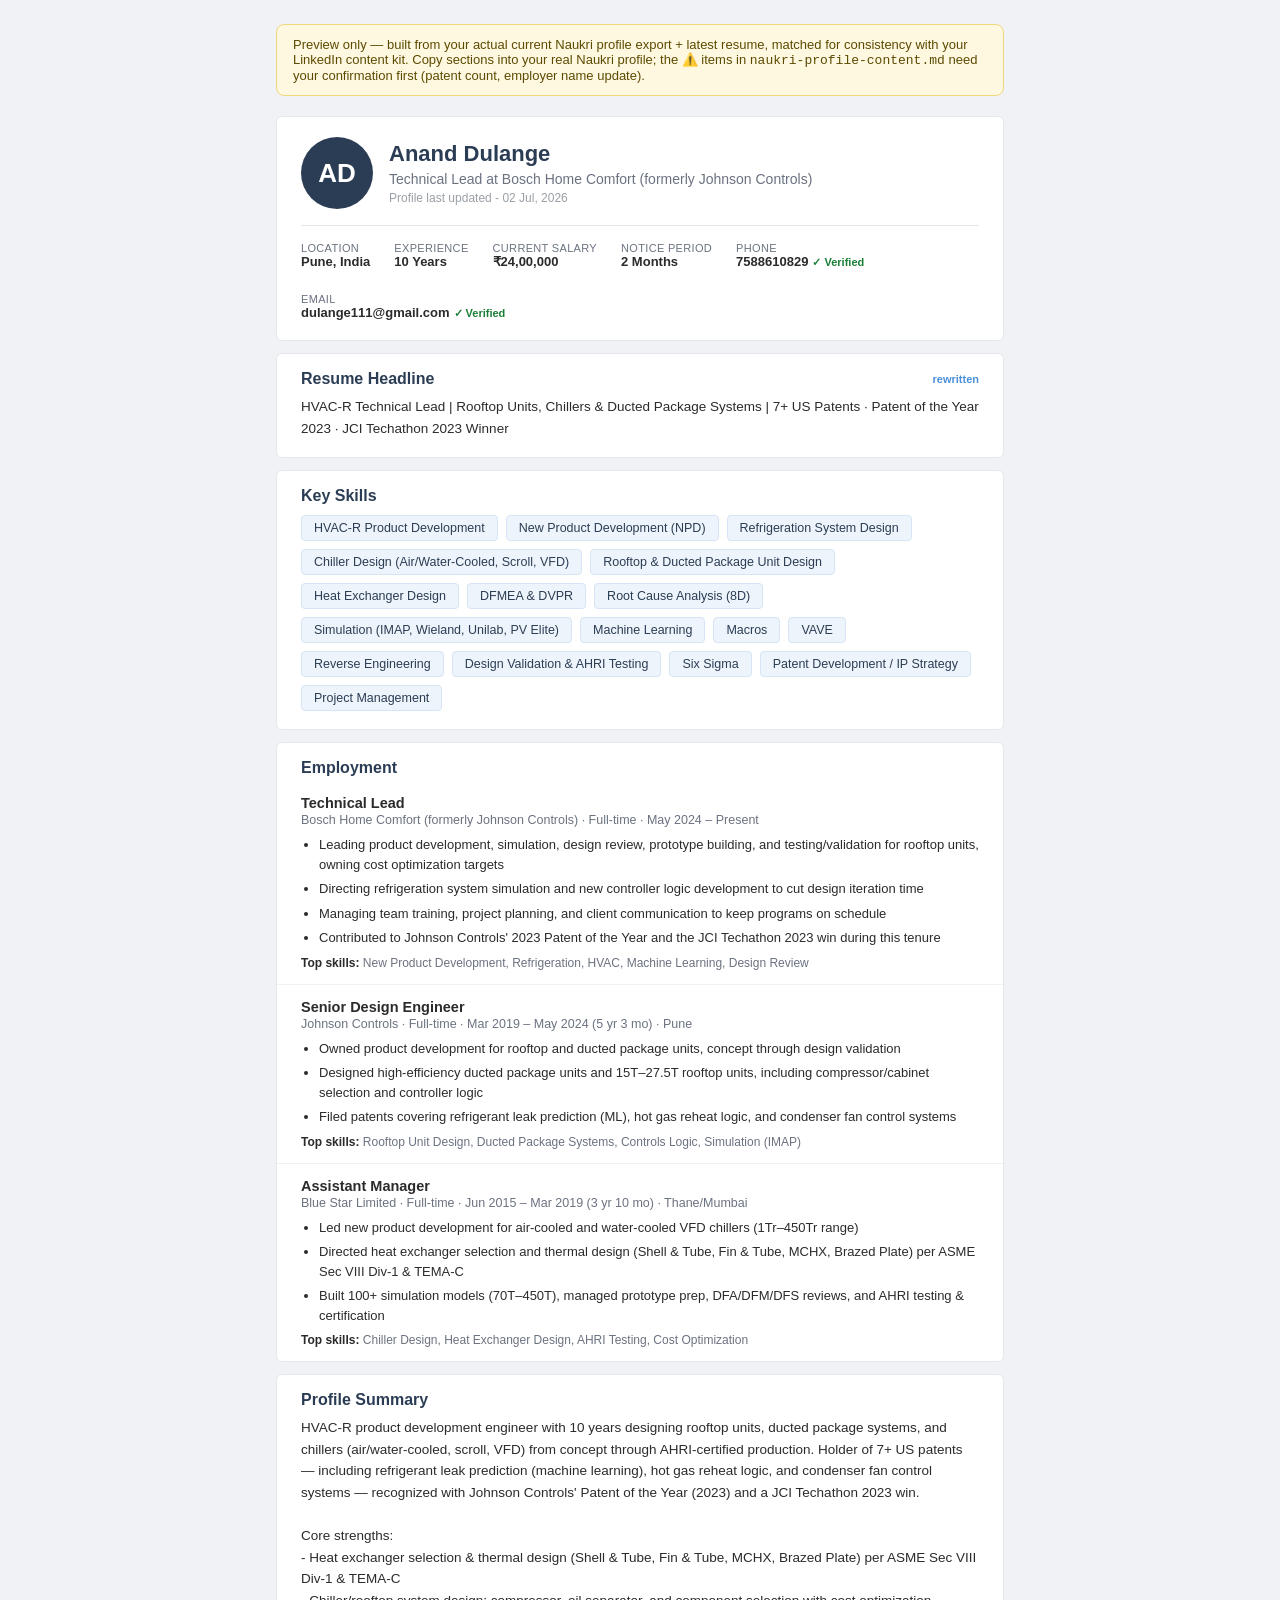
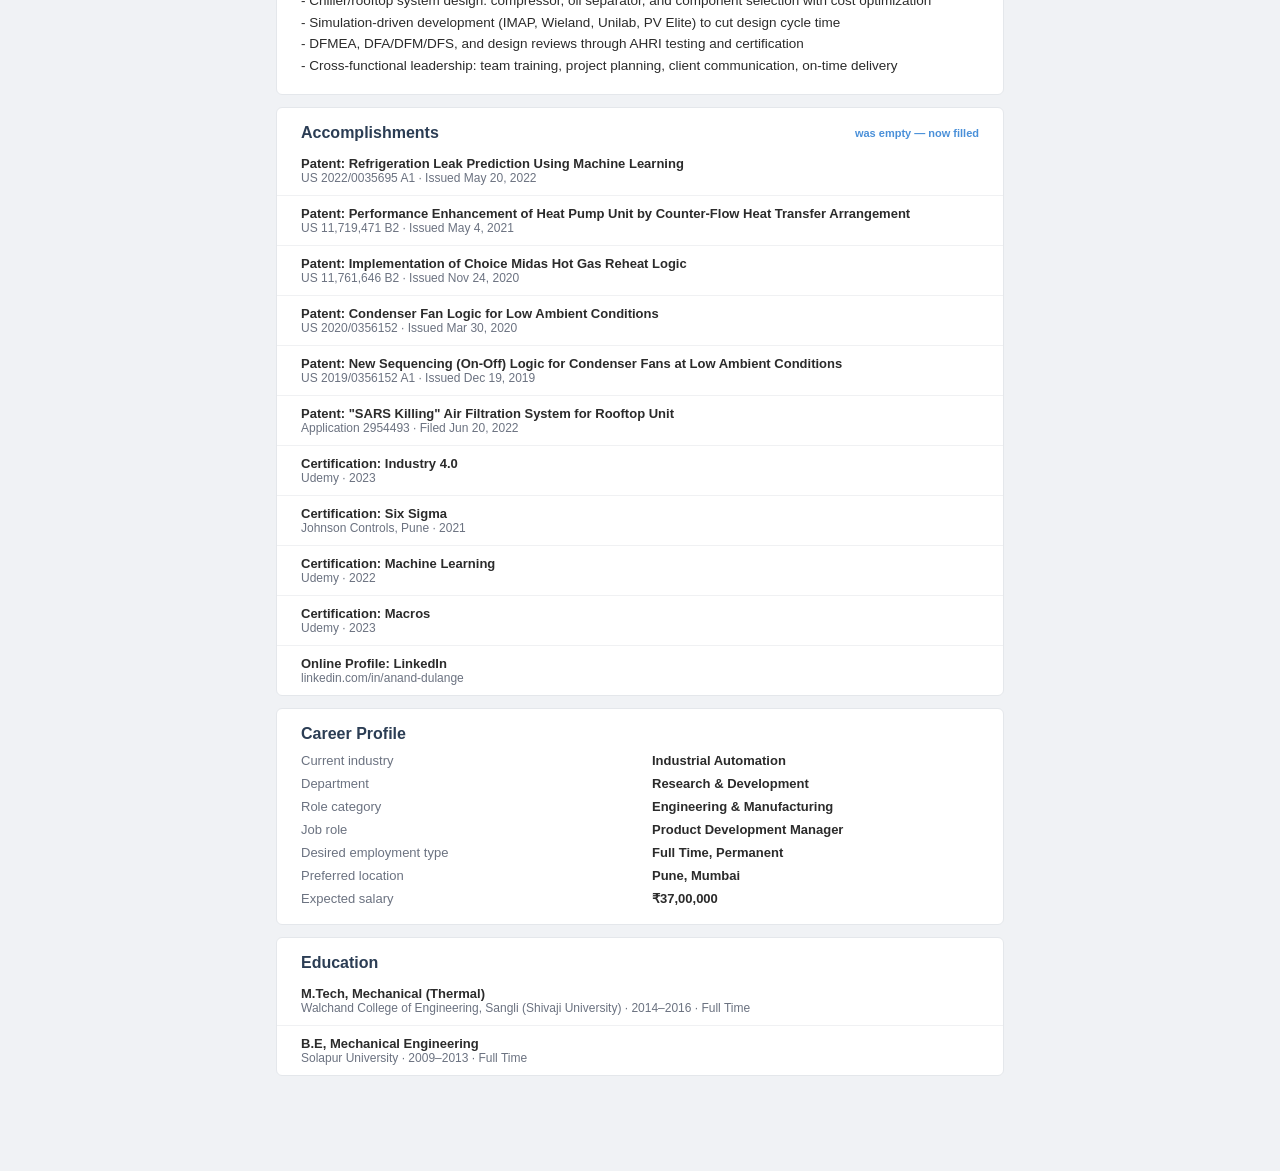
<file: naukri-profile-preview.html>
<!DOCTYPE html>
<html lang="en">
<head>
<meta charset="UTF-8">
<meta name="viewport" content="width=device-width, initial-scale=1.0">
<title>Naukri Profile Preview — Anand Dulange</title>
<style>
  :root {
    --naukri-blue: #4a90d9;
    --naukri-navy: #2b3d54;
    --bg: #f0f2f5;
    --card-bg: #ffffff;
    --border: #e4e7eb;
    --text-main: #2b2b2b;
    --text-secondary: #6b7280;
    --green: #1a7f37;
  }
  * { box-sizing: border-box; }
  body {
    margin: 0;
    font-family: -apple-system, BlinkMacSystemFont, "Segoe UI", Roboto, Helvetica, Arial, sans-serif;
    background: var(--bg);
    color: var(--text-main);
  }
  .page { max-width: 760px; margin: 24px auto; padding: 0 16px 60px; }
  .note {
    background: #fff8e1;
    border: 1px solid #f0d97a;
    border-radius: 8px;
    padding: 12px 16px;
    font-size: 13px;
    color: #5c4a00;
    margin-bottom: 20px;
  }
  .card {
    background: var(--card-bg);
    border: 1px solid var(--border);
    border-radius: 6px;
    margin-bottom: 12px;
    overflow: hidden;
  }
  .header-card { padding: 20px 24px; }
  .header-top { display: flex; justify-content: space-between; align-items: flex-start; gap: 16px; flex-wrap: wrap; }
  .avatar {
    width: 72px; height: 72px; border-radius: 50%;
    background: var(--naukri-navy); color: #fff;
    display: flex; align-items: center; justify-content: center;
    font-size: 26px; font-weight: 600; flex-shrink: 0;
  }
  .name-block { display: flex; gap: 16px; align-items: center; }
  .name { font-size: 22px; font-weight: 700; margin: 0; color: var(--naukri-navy); }
  .title { font-size: 14px; color: var(--text-secondary); margin: 4px 0; }
  .updated { font-size: 12px; color: #9aa0a6; }
  .stat-row {
    display: flex; gap: 24px; margin-top: 16px; padding-top: 16px;
    border-top: 1px solid var(--border); flex-wrap: wrap;
  }
  .stat { font-size: 13px; }
  .stat-label { color: var(--text-secondary); display: block; font-size: 11px; text-transform: uppercase; letter-spacing: 0.03em; }
  .stat-value { font-weight: 600; color: var(--text-main); }
  .verified-badge { color: var(--green); font-size: 11px; font-weight: 600; margin-left: 4px; }
  .section-title {
    font-size: 16px; font-weight: 700; padding: 16px 24px 4px;
    margin: 0; color: var(--naukri-navy);
    display: flex; justify-content: space-between; align-items: center;
  }
  .edit-tag { font-size: 11px; color: var(--naukri-blue); font-weight: 600; }
  .section-body { padding: 4px 24px 18px; font-size: 13.5px; line-height: 1.6; white-space: pre-line; }
  .skills-wrap { display: flex; flex-wrap: wrap; gap: 8px; padding: 6px 24px 18px; }
  .skill-chip {
    background: #eef4fb; color: var(--naukri-navy);
    border: 1px solid #d6e4f5; border-radius: 4px;
    padding: 5px 12px; font-size: 12.5px; font-weight: 500;
  }
  .emp-item { padding: 14px 24px; border-top: 1px solid #f0f1f3; }
  .emp-item:first-of-type { border-top: none; }
  .emp-title { font-weight: 700; font-size: 14.5px; margin: 0; }
  .emp-sub { font-size: 12.5px; color: var(--text-secondary); margin: 2px 0 8px; }
  .emp-bullets { font-size: 13px; margin: 0; padding-left: 18px; }
  .emp-bullets li { margin-bottom: 5px; line-height: 1.5; }
  .emp-skills { font-size: 12px; color: var(--text-secondary); margin-top: 8px; }
  .emp-skills b { color: var(--text-main); }
  .empty-note {
    padding: 14px 24px; font-size: 13px; color: #b45309;
    background: #fffbeb; margin: 0 24px 18px; border-radius: 4px;
  }
  .acc-item { padding: 10px 24px; border-top: 1px solid #f0f1f3; font-size: 13px; }
  .acc-item:first-of-type { border-top: none; }
  .acc-title { font-weight: 600; }
  .acc-sub { color: var(--text-secondary); font-size: 12px; }
  .career-grid {
    display: grid; grid-template-columns: 1fr 1fr; gap: 8px 24px;
    padding: 6px 24px 18px; font-size: 13px;
  }
  .career-grid .k { color: var(--text-secondary); }
  .career-grid .v { font-weight: 600; }
</style>
</head>
<body>
<div class="page">

  <div class="note">
    Preview only — built from your actual current Naukri profile export + latest resume, matched
    for consistency with your LinkedIn content kit. Copy sections into your real Naukri profile;
    the ⚠️ items in <code>naukri-profile-content.md</code> need your confirmation first (patent
    count, employer name update).
  </div>

  <div class="card header-card">
    <div class="header-top">
      <div class="name-block">
        <div class="avatar">AD</div>
        <div>
          <h1 class="name">Anand Dulange</h1>
          <div class="title">Technical Lead at Bosch Home Comfort (formerly Johnson Controls)</div>
          <div class="updated">Profile last updated - 02 Jul, 2026</div>
        </div>
      </div>
    </div>
    <div class="stat-row">
      <div class="stat"><span class="stat-label">Location</span><span class="stat-value">Pune, India</span></div>
      <div class="stat"><span class="stat-label">Experience</span><span class="stat-value">10 Years</span></div>
      <div class="stat"><span class="stat-label">Current Salary</span><span class="stat-value">₹24,00,000</span></div>
      <div class="stat"><span class="stat-label">Notice Period</span><span class="stat-value">2 Months</span></div>
      <div class="stat"><span class="stat-label">Phone</span><span class="stat-value">7588610829<span class="verified-badge">✓ Verified</span></span></div>
      <div class="stat"><span class="stat-label">Email</span><span class="stat-value">dulange111@gmail.com<span class="verified-badge">✓ Verified</span></span></div>
    </div>
  </div>

  <div class="card">
    <h2 class="section-title">Resume Headline <span class="edit-tag">rewritten</span></h2>
    <div class="section-body">HVAC-R Technical Lead | Rooftop Units, Chillers &amp; Ducted Package Systems | 7+ US Patents · Patent of the Year 2023 · JCI Techathon 2023 Winner</div>
  </div>

  <div class="card">
    <h2 class="section-title">Key Skills</h2>
    <div class="skills-wrap">
      <span class="skill-chip">HVAC-R Product Development</span>
      <span class="skill-chip">New Product Development (NPD)</span>
      <span class="skill-chip">Refrigeration System Design</span>
      <span class="skill-chip">Chiller Design (Air/Water-Cooled, Scroll, VFD)</span>
      <span class="skill-chip">Rooftop &amp; Ducted Package Unit Design</span>
      <span class="skill-chip">Heat Exchanger Design</span>
      <span class="skill-chip">DFMEA &amp; DVPR</span>
      <span class="skill-chip">Root Cause Analysis (8D)</span>
      <span class="skill-chip">Simulation (IMAP, Wieland, Unilab, PV Elite)</span>
      <span class="skill-chip">Machine Learning</span>
      <span class="skill-chip">Macros</span>
      <span class="skill-chip">VAVE</span>
      <span class="skill-chip">Reverse Engineering</span>
      <span class="skill-chip">Design Validation &amp; AHRI Testing</span>
      <span class="skill-chip">Six Sigma</span>
      <span class="skill-chip">Patent Development / IP Strategy</span>
      <span class="skill-chip">Project Management</span>
    </div>
  </div>

  <div class="card">
    <h2 class="section-title">Employment</h2>
    <div class="emp-item">
      <p class="emp-title">Technical Lead</p>
      <p class="emp-sub">Bosch Home Comfort (formerly Johnson Controls) · Full-time · May 2024 – Present</p>
      <ul class="emp-bullets">
        <li>Leading product development, simulation, design review, prototype building, and testing/validation for rooftop units, owning cost optimization targets</li>
        <li>Directing refrigeration system simulation and new controller logic development to cut design iteration time</li>
        <li>Managing team training, project planning, and client communication to keep programs on schedule</li>
        <li>Contributed to Johnson Controls' 2023 Patent of the Year and the JCI Techathon 2023 win during this tenure</li>
      </ul>
      <div class="emp-skills"><b>Top skills:</b> New Product Development, Refrigeration, HVAC, Machine Learning, Design Review</div>
    </div>
    <div class="emp-item">
      <p class="emp-title">Senior Design Engineer</p>
      <p class="emp-sub">Johnson Controls · Full-time · Mar 2019 – May 2024 (5 yr 3 mo) · Pune</p>
      <ul class="emp-bullets">
        <li>Owned product development for rooftop and ducted package units, concept through design validation</li>
        <li>Designed high-efficiency ducted package units and 15T–27.5T rooftop units, including compressor/cabinet selection and controller logic</li>
        <li>Filed patents covering refrigerant leak prediction (ML), hot gas reheat logic, and condenser fan control systems</li>
      </ul>
      <div class="emp-skills"><b>Top skills:</b> Rooftop Unit Design, Ducted Package Systems, Controls Logic, Simulation (IMAP)</div>
    </div>
    <div class="emp-item">
      <p class="emp-title">Assistant Manager</p>
      <p class="emp-sub">Blue Star Limited · Full-time · Jun 2015 – Mar 2019 (3 yr 10 mo) · Thane/Mumbai</p>
      <ul class="emp-bullets">
        <li>Led new product development for air-cooled and water-cooled VFD chillers (1Tr–450Tr range)</li>
        <li>Directed heat exchanger selection and thermal design (Shell &amp; Tube, Fin &amp; Tube, MCHX, Brazed Plate) per ASME Sec VIII Div-1 &amp; TEMA-C</li>
        <li>Built 100+ simulation models (70T–450T), managed prototype prep, DFA/DFM/DFS reviews, and AHRI testing &amp; certification</li>
      </ul>
      <div class="emp-skills"><b>Top skills:</b> Chiller Design, Heat Exchanger Design, AHRI Testing, Cost Optimization</div>
    </div>
  </div>

  <div class="card">
    <h2 class="section-title">Profile Summary</h2>
    <div class="section-body">HVAC-R product development engineer with 10 years designing rooftop units, ducted package systems, and chillers (air/water-cooled, scroll, VFD) from concept through AHRI-certified production. Holder of 7+ US patents — including refrigerant leak prediction (machine learning), hot gas reheat logic, and condenser fan control systems — recognized with Johnson Controls' Patent of the Year (2023) and a JCI Techathon 2023 win.

Core strengths:
- Heat exchanger selection &amp; thermal design (Shell &amp; Tube, Fin &amp; Tube, MCHX, Brazed Plate) per ASME Sec VIII Div-1 &amp; TEMA-C
- Chiller/rooftop system design: compressor, oil separator, and component selection with cost optimization
- Simulation-driven development (IMAP, Wieland, Unilab, PV Elite) to cut design cycle time
- DFMEA, DFA/DFM/DFS, and design reviews through AHRI testing and certification
- Cross-functional leadership: team training, project planning, client communication, on-time delivery</div>
  </div>

  <div class="card">
    <h2 class="section-title">Accomplishments <span class="edit-tag">was empty — now filled</span></h2>
    <div class="acc-item"><div class="acc-title">Patent: Refrigeration Leak Prediction Using Machine Learning</div><div class="acc-sub">US 2022/0035695 A1 · Issued May 20, 2022</div></div>
    <div class="acc-item"><div class="acc-title">Patent: Performance Enhancement of Heat Pump Unit by Counter-Flow Heat Transfer Arrangement</div><div class="acc-sub">US 11,719,471 B2 · Issued May 4, 2021</div></div>
    <div class="acc-item"><div class="acc-title">Patent: Implementation of Choice Midas Hot Gas Reheat Logic</div><div class="acc-sub">US 11,761,646 B2 · Issued Nov 24, 2020</div></div>
    <div class="acc-item"><div class="acc-title">Patent: Condenser Fan Logic for Low Ambient Conditions</div><div class="acc-sub">US 2020/0356152 · Issued Mar 30, 2020</div></div>
    <div class="acc-item"><div class="acc-title">Patent: New Sequencing (On-Off) Logic for Condenser Fans at Low Ambient Conditions</div><div class="acc-sub">US 2019/0356152 A1 · Issued Dec 19, 2019</div></div>
    <div class="acc-item"><div class="acc-title">Patent: "SARS Killing" Air Filtration System for Rooftop Unit</div><div class="acc-sub">Application 2954493 · Filed Jun 20, 2022</div></div>
    <div class="acc-item"><div class="acc-title">Certification: Industry 4.0</div><div class="acc-sub">Udemy · 2023</div></div>
    <div class="acc-item"><div class="acc-title">Certification: Six Sigma</div><div class="acc-sub">Johnson Controls, Pune · 2021</div></div>
    <div class="acc-item"><div class="acc-title">Certification: Machine Learning</div><div class="acc-sub">Udemy · 2022</div></div>
    <div class="acc-item"><div class="acc-title">Certification: Macros</div><div class="acc-sub">Udemy · 2023</div></div>
    <div class="acc-item"><div class="acc-title">Online Profile: LinkedIn</div><div class="acc-sub">linkedin.com/in/anand-dulange</div></div>
  </div>

  <div class="card">
    <h2 class="section-title">Career Profile</h2>
    <div class="career-grid">
      <div class="k">Current industry</div><div class="v">Industrial Automation</div>
      <div class="k">Department</div><div class="v">Research &amp; Development</div>
      <div class="k">Role category</div><div class="v">Engineering &amp; Manufacturing</div>
      <div class="k">Job role</div><div class="v">Product Development Manager</div>
      <div class="k">Desired employment type</div><div class="v">Full Time, Permanent</div>
      <div class="k">Preferred location</div><div class="v">Pune, Mumbai</div>
      <div class="k">Expected salary</div><div class="v">₹37,00,000</div>
    </div>
  </div>

  <div class="card">
    <h2 class="section-title">Education</h2>
    <div class="acc-item"><div class="acc-title">M.Tech, Mechanical (Thermal)</div><div class="acc-sub">Walchand College of Engineering, Sangli (Shivaji University) · 2014–2016 · Full Time</div></div>
    <div class="acc-item"><div class="acc-title">B.E, Mechanical Engineering</div><div class="acc-sub">Solapur University · 2009–2013 · Full Time</div></div>
  </div>

</div>
</body>
</html>
</file>
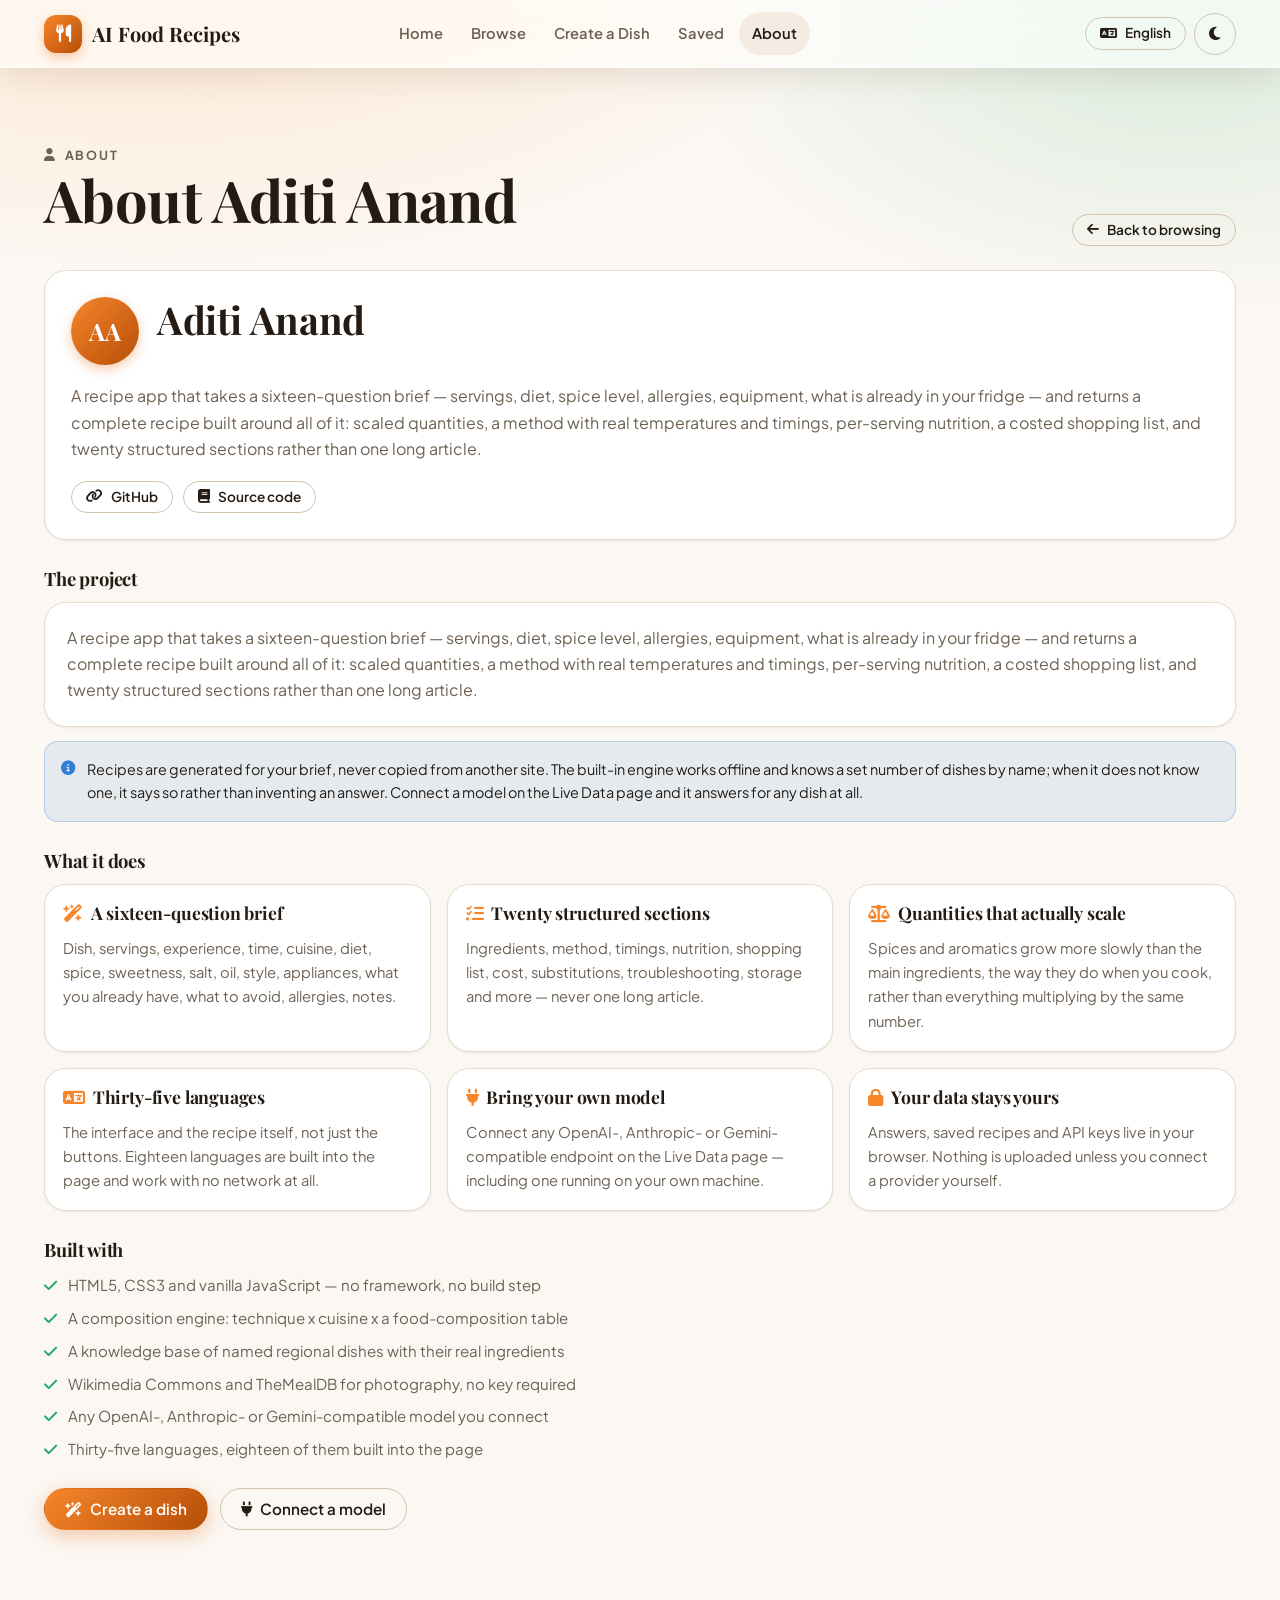
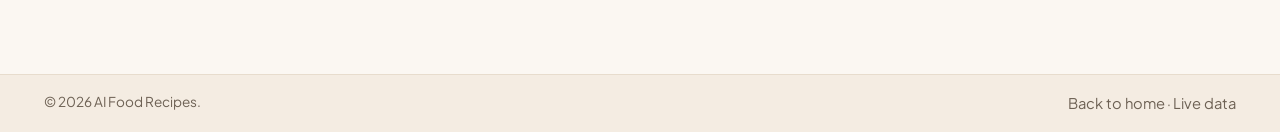
<file: ai-food-recipes/about.html>
<!DOCTYPE html>
<html lang="en" data-theme="light">
<head>
  <meta charset="utf-8">
  <meta name="viewport" content="width=device-width, initial-scale=1">
  <meta name="theme-color" content="#fbf7f2">

  <title>About &#8212; AI Food Recipes</title>
  <meta name="description" content="Who built AI Food Recipes, what the app does, and how it is put together.">
  <link rel="canonical" href="https://anandaditi7588.github.io/Refrigeration/about.html">
  <meta property="og:url" content="https://anandaditi7588.github.io/Refrigeration/about.html">
  <meta property="og:image" content="https://anandaditi7588.github.io/Refrigeration/assets/img/og-cover.png">
  <meta property="og:image:width" content="1200">
  <meta property="og:image:height" content="630">
  <meta property="og:image:alt" content="AI Food Recipes — every cuisine on earth, cooked your way">
  <meta name="twitter:image" content="https://anandaditi7588.github.io/Refrigeration/assets/img/og-cover.png">

  <link rel="icon" href="data:image/svg+xml,<svg xmlns='http://www.w3.org/2000/svg' viewBox='0 0 100 100'><text y='.9em' font-size='90'>&#128278;</text></svg>">
  <link rel="manifest" href="manifest.webmanifest">

  <link rel="preconnect" href="https://fonts.googleapis.com">
  <link rel="preconnect" href="https://fonts.gstatic.com" crossorigin>
  <link href="https://fonts.googleapis.com/css2?family=Playfair+Display:wght@600;700&family=Plus+Jakarta+Sans:wght@400;500;600;700&display=swap" rel="stylesheet">
  <link href="https://cdn.jsdelivr.net/npm/bootstrap@5.3.3/dist/css/bootstrap.min.css" rel="stylesheet">
  <link href="https://cdnjs.cloudflare.com/ajax/libs/font-awesome/6.5.2/css/all.min.css" rel="stylesheet">

  <link rel="stylesheet" href="assets/css/theme.css">
  <link rel="stylesheet" href="assets/css/components.css">
  <link rel="stylesheet" href="assets/css/print.css">
</head>

<body>
  <a class="afr-skip" href="#main">Skip to main content</a>

  <header class="afr-nav afr-glass">
    <div class="afr-nav__inner">
      <a class="afr-brand" href="index.html">
        <span class="afr-brand__mark" aria-hidden="true"><i class="fa-solid fa-utensils"></i></span>
        <span class="afr-brand__text">AI Food Recipes</span>
      </a>
      <nav class="afr-nav__links" data-open="false" aria-label="Main navigation">
        <a class="afr-nav__link" href="index.html" data-i18n="nav.home">Home</a>
        <a class="afr-nav__link" href="index.html#categories" data-i18n="nav.browse">Browse</a>
        <a class="afr-nav__link" href="create.html#wizard" data-i18n="nav.create">Create a Dish</a>
        <a class="afr-nav__link" href="saved.html" data-i18n="nav.saved">Saved</a>
        <a class="afr-nav__link" href="about.html" aria-current="page" data-i18n="nav.about">About</a>
      </nav>
      <div class="afr-nav__actions">
        <button class="afr-btn afr-btn--ghost afr-btn--icon" type="button" data-theme-toggle
                aria-pressed="false" aria-label="Switch to dark mode">
          <i class="fa-solid fa-moon" aria-hidden="true"></i>
        </button>
        <button class="afr-btn afr-btn--ghost afr-btn--icon afr-nav__toggle" type="button"
                aria-expanded="false" aria-label="Open the navigation menu">
          <i class="fa-solid fa-bars" aria-hidden="true"></i>
        </button>
      </div>
    </div>
  </header>

  <main id="main">
    <section class="afr-section">
      <div class="afr-shell">
        <div class="afr-section-head">
          <div>
            <p class="afr-eyebrow"><i class="fa-solid fa-user" aria-hidden="true"></i> About</p>
            <h1 data-about="title">About</h1>
          </div>
          <a class="afr-btn afr-btn--ghost afr-btn--sm" href="index.html">
            <i class="fa-solid fa-arrow-left" aria-hidden="true"></i> Back to browsing
          </a>
        </div>
        <div data-about="body"></div>
      </div>
    </section>
  </main>

  <footer class="afr-footer">
    <div class="afr-shell afr-footer__bottom" style="border-top:0">
      <span>&#169; <span data-year>2026</span> AI Food Recipes.</span>
      <span><a href="index.html">Back to home</a> &middot; <a href="setup.html">Live data</a></span>
    </div>
  </footer>

  <script src="assets/js/core/config.js"></script>
  <script src="assets/js/core/utils.js"></script>
  <script src="assets/js/core/store.js"></script>
  <script src="assets/js/core/ui.js"></script>
  <script src="assets/js/data/languages.js"></script>
  <script src="assets/js/core/i18n.js"></script>
  <script src="assets/js/providers/translate-providers.js"></script>
  <script src="assets/js/services/translation-service.js"></script>
  <script src="assets/js/services/ui-translator.js"></script>
  <script src="assets/js/components/language-picker.js"></script>
  <script src="assets/js/data/about.js"></script>
  <script src="assets/js/pages/about.js"></script>
  <script src="https://cdn.jsdelivr.net/npm/bootstrap@5.3.3/dist/js/bootstrap.bundle.min.js" defer></script>
</body>
</html>
</file>
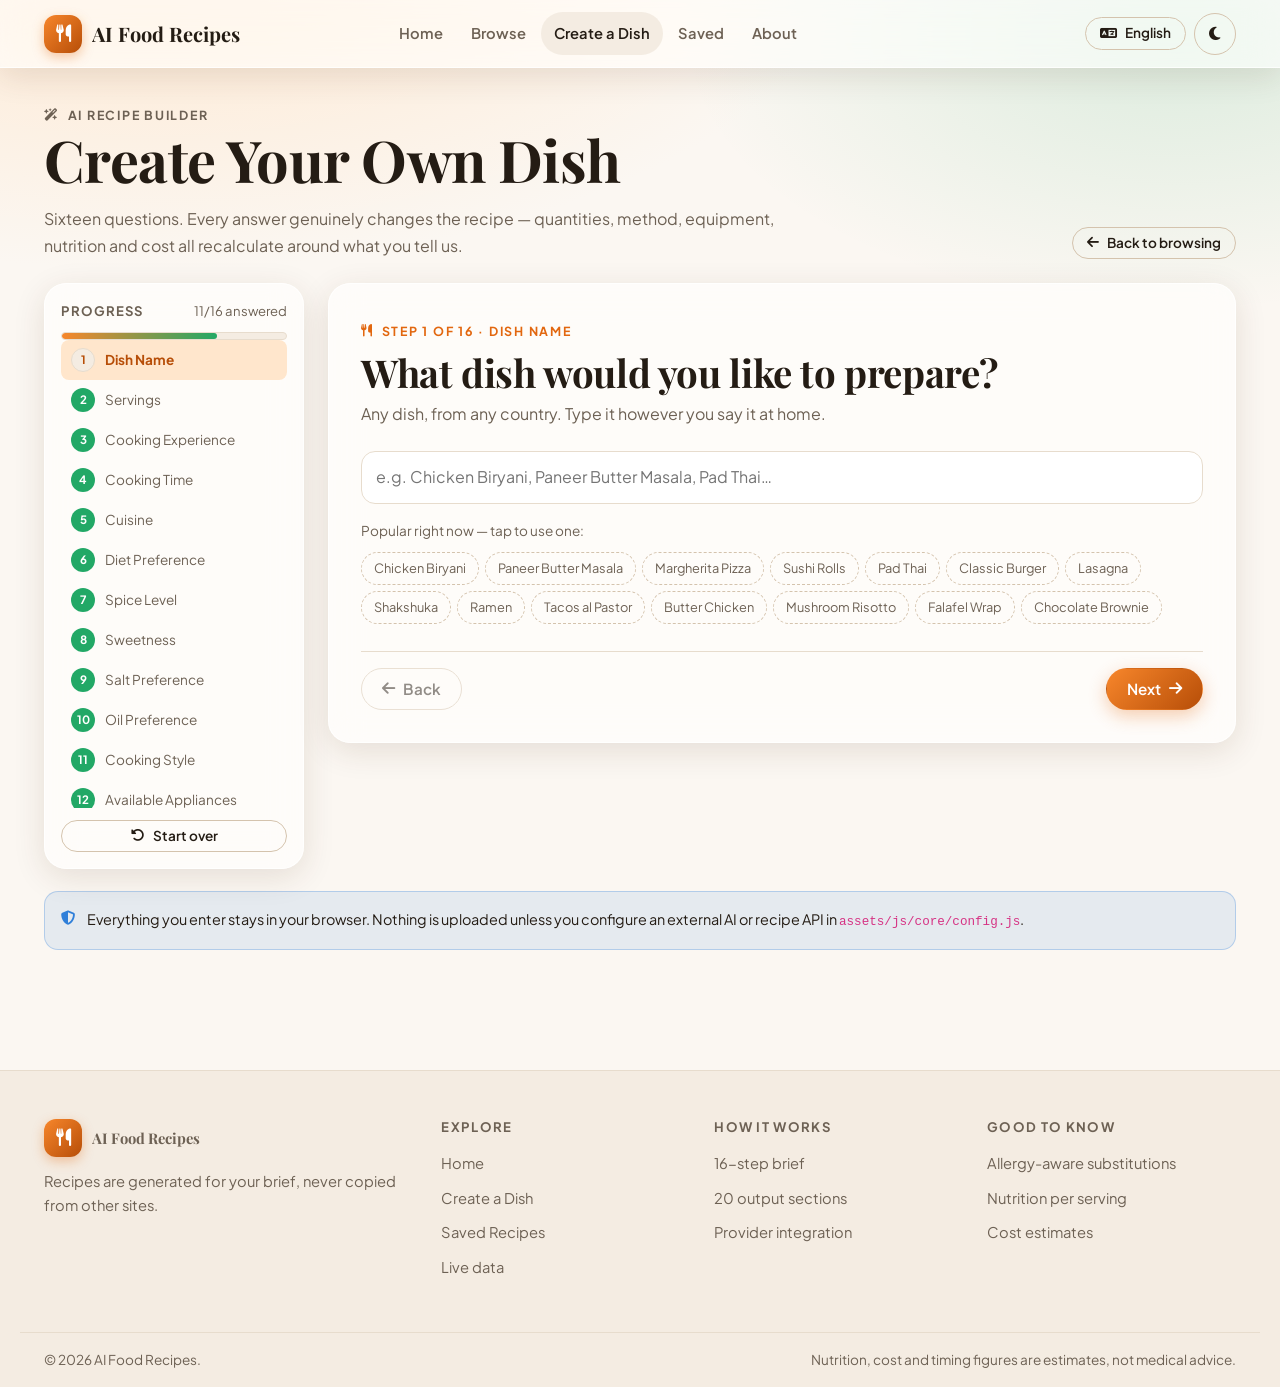
<file: ai-food-recipes/create.html>
<!DOCTYPE html>
<html lang="en" data-theme="light">
<head>
  <meta charset="utf-8">
  <meta name="viewport" content="width=device-width, initial-scale=1">
  <meta name="theme-color" content="#fbf7f2">

  <title>Create Your Own Dish — AI Food Recipes</title>
  <meta name="description" content="Answer 16 questions about your dish, servings, diet, spice level, allergies and equipment, and get a complete 20-section recipe with scaled quantities, per-serving nutrition, a shopping list and a costed breakdown.">
  <link rel="canonical" href="https://anandaditi7588.github.io/Refrigeration/create.html">
  <meta property="og:url" content="https://anandaditi7588.github.io/Refrigeration/create.html">
  <meta property="og:image" content="https://anandaditi7588.github.io/Refrigeration/assets/img/og-cover.png">
  <meta property="og:image:width" content="1200">
  <meta property="og:image:height" content="630">
  <meta property="og:image:alt" content="AI Food Recipes — every cuisine on earth, cooked your way">
  <meta name="twitter:image" content="https://anandaditi7588.github.io/Refrigeration/assets/img/og-cover.png">

  <meta property="og:type" content="website">
  <meta property="og:title" content="Create Your Own Dish — AI Food Recipes">
  <meta property="og:description" content="A 16-step brief in, a fully structured recipe out. Any dish, any cuisine, scaled to your table.">

  <link rel="icon" href="data:image/svg+xml,<svg xmlns='http://www.w3.org/2000/svg' viewBox='0 0 100 100'><text y='.9em' font-size='90'>🍳</text></svg>">
  <link rel="manifest" href="manifest.webmanifest">

  <link rel="preconnect" href="https://fonts.googleapis.com">
  <link rel="preconnect" href="https://fonts.gstatic.com" crossorigin>
  <link href="https://fonts.googleapis.com/css2?family=Playfair+Display:wght@600;700&family=Plus+Jakarta+Sans:wght@400;500;600;700&display=swap" rel="stylesheet">
  <link href="https://cdn.jsdelivr.net/npm/bootstrap@5.3.3/dist/css/bootstrap.min.css" rel="stylesheet">
  <link href="https://cdnjs.cloudflare.com/ajax/libs/font-awesome/6.5.2/css/all.min.css" rel="stylesheet">

  <link rel="stylesheet" href="assets/css/theme.css">
  <link rel="stylesheet" href="assets/css/components.css">
  <link rel="stylesheet" href="assets/css/print.css">
</head>

<body>
  <a class="afr-skip" href="#main">Skip to main content</a>

  <header class="afr-nav afr-glass">
    <div class="afr-nav__inner">
      <a class="afr-brand" href="index.html">
        <span class="afr-brand__mark" aria-hidden="true"><i class="fa-solid fa-utensils"></i></span>
        <span class="afr-brand__text">AI Food Recipes</span>
      </a>
      <nav class="afr-nav__links" data-open="false" aria-label="Main navigation">
        <a class="afr-nav__link" href="index.html" data-i18n="nav.home">Home</a>
        <a class="afr-nav__link" href="index.html#categories" data-i18n="nav.browse">Browse</a>
        <a class="afr-nav__link" href="create.html#wizard" aria-current="page" data-i18n="nav.create">Create a Dish</a>
        <a class="afr-nav__link" href="saved.html" data-i18n="nav.saved">Saved</a>
        <a class="afr-nav__link" href="about.html" data-i18n="nav.about">About</a>
      </nav>
      <div class="afr-nav__actions">
        <button class="afr-btn afr-btn--ghost afr-btn--icon" type="button" data-theme-toggle
                aria-pressed="false" aria-label="Switch to dark mode">
          <i class="fa-solid fa-moon" aria-hidden="true"></i>
        </button>
        <button class="afr-btn afr-btn--ghost afr-btn--icon afr-nav__toggle" type="button"
                aria-expanded="false" aria-label="Open the navigation menu">
          <i class="fa-solid fa-bars" aria-hidden="true"></i>
        </button>
      </div>
    </div>
  </header>

  <main id="main">
    <section class="afr-section afr-section--tight" id="wizard">
      <div class="afr-shell">

        <!-- ------------------------------------------------ Wizard -->
        <div data-view="wizard">
          <div class="afr-section-head">
            <div>
              <p class="afr-eyebrow"><i class="fa-solid fa-wand-magic-sparkles" aria-hidden="true"></i>
                AI recipe builder</p>
              <h1>Create Your Own Dish</h1>
              <p>Sixteen questions. Every answer genuinely changes the recipe — quantities, method,
                equipment, nutrition and cost all recalculate around what you tell us.</p>
            </div>
            <a class="afr-btn afr-btn--ghost afr-btn--sm" href="index.html">
              <i class="fa-solid fa-arrow-left" aria-hidden="true"></i> Back to browsing
            </a>
          </div>

          <div class="afr-banner" data-last-recipe hidden></div>

          <div data-wizard-host></div>

          <div class="afr-banner" style="margin-top:22px">
            <i class="fa-solid fa-shield-halved" aria-hidden="true"></i>
            <span>Everything you enter stays in your browser. Nothing is uploaded unless you configure
              an external AI or recipe API in <code>assets/js/core/config.js</code>.</span>
          </div>
        </div>

        <!-- ----------------------------------------------- Loading -->
        <div data-view="loading" hidden></div>

        <!-- ------------------------------------------------ Result -->
        <div data-view="result" hidden>
          <div data-result="header" style="margin-bottom:24px"></div>
          <div data-result="body"></div>
        </div>

      </div>
    </section>
  </main>

  <footer class="afr-footer" data-print="hide">
    <div class="afr-shell afr-footer__grid">
      <div>
        <a class="afr-brand" href="index.html" style="margin-bottom:12px">
          <span class="afr-brand__mark" aria-hidden="true"><i class="fa-solid fa-utensils"></i></span>
          <span class="afr-brand__text">AI Food Recipes</span>
        </a>
        <p style="color:var(--afr-text-muted);font-size:.92rem;max-width:38ch">
          Recipes are generated for your brief, never copied from other sites.
        </p>
      </div>
      <div>
        <h4>Explore</h4>
        <ul>
          <li><a href="index.html">Home</a></li>
          <li><a href="create.html#wizard">Create a Dish</a></li>
          <li><a href="saved.html">Saved Recipes</a></li>
          <li><a href="setup.html">Live data</a></li>
        </ul>
      </div>
      <div>
        <h4>How it works</h4>
        <ul>
          <li><a href="#wizard">16-step brief</a></li>
          <li><a href="#wizard">20 output sections</a></li>
          <li><a href="README.md">Provider integration</a></li>
        </ul>
      </div>
      <div>
        <h4>Good to know</h4>
        <ul>
          <li><a href="#wizard">Allergy-aware substitutions</a></li>
          <li><a href="#wizard">Nutrition per serving</a></li>
          <li><a href="#wizard">Cost estimates</a></li>
        </ul>
      </div>
    </div>
    <div class="afr-shell afr-footer__bottom">
      <span>© <span data-year>2026</span> AI Food Recipes.</span>
      <span>Nutrition, cost and timing figures are estimates, not medical advice.</span>
    </div>
  </footer>

  <!-- ======================================================= Scripts -->
  <script src="assets/js/core/config.js"></script>
  <script src="assets/js/core/utils.js"></script>
  <script src="assets/js/core/store.js"></script>
  <script src="assets/js/core/ui.js"></script>
  <script src="assets/js/data/languages.js"></script>
  <script src="assets/js/core/i18n.js"></script>

  <script src="assets/js/services/produce-art.js"></script>
  <script src="assets/js/services/image-service.js"></script>
  <script src="assets/js/services/card-photos.js"></script>

  <script src="assets/js/data/ingredients.js"></script>
  <script src="assets/js/data/cuisines.js"></script>
  <script src="assets/js/data/techniques.js"></script>
  <script src="assets/js/data/dishes.js"></script>
  <script src="assets/js/data/dishes-india.js"></script>
  <script src="assets/js/data/dishes-world.js"></script>
  <script src="assets/js/data/step-craft.js"></script>
  <script src="assets/js/data/wizard-steps.js"></script>
  <script src="assets/js/data/llm-providers.js"></script>
  <script src="assets/js/data/catalog.js"></script>

  <script src="assets/js/services/nutrition-service.js"></script>
  <script src="assets/js/services/prompt-builder.js"></script>

  <script src="assets/js/providers/recipe-schema.js"></script>
  <script src="assets/js/providers/ai-local.js"></script>
  <script src="assets/js/providers/ai-remote.js"></script>
  <script src="assets/js/providers/ai-universal.js"></script>
  <script src="assets/js/providers/video-providers.js"></script>
  <script src="assets/js/providers/photo-providers.js"></script>
  <script src="assets/js/providers/recipe-api-providers.js"></script>
  <script src="assets/js/providers/translate-providers.js"></script>
  <script src="assets/js/providers/registry.js"></script>

  <script src="assets/js/services/translation-service.js"></script>
  <script src="assets/js/services/ui-translator.js"></script>
  <script src="assets/js/services/recipe-service.js"></script>

  <script src="assets/js/components/recipe-card.js"></script>
  <script src="assets/js/components/wizard.js"></script>
  <script src="assets/js/components/recipe-view.js"></script>

  <script src="assets/js/components/language-picker.js"></script>
  <script src="assets/js/pages/create.js"></script>

  <script src="https://cdn.jsdelivr.net/npm/bootstrap@5.3.3/dist/js/bootstrap.bundle.min.js" defer></script>
</body>
</html>
</file>
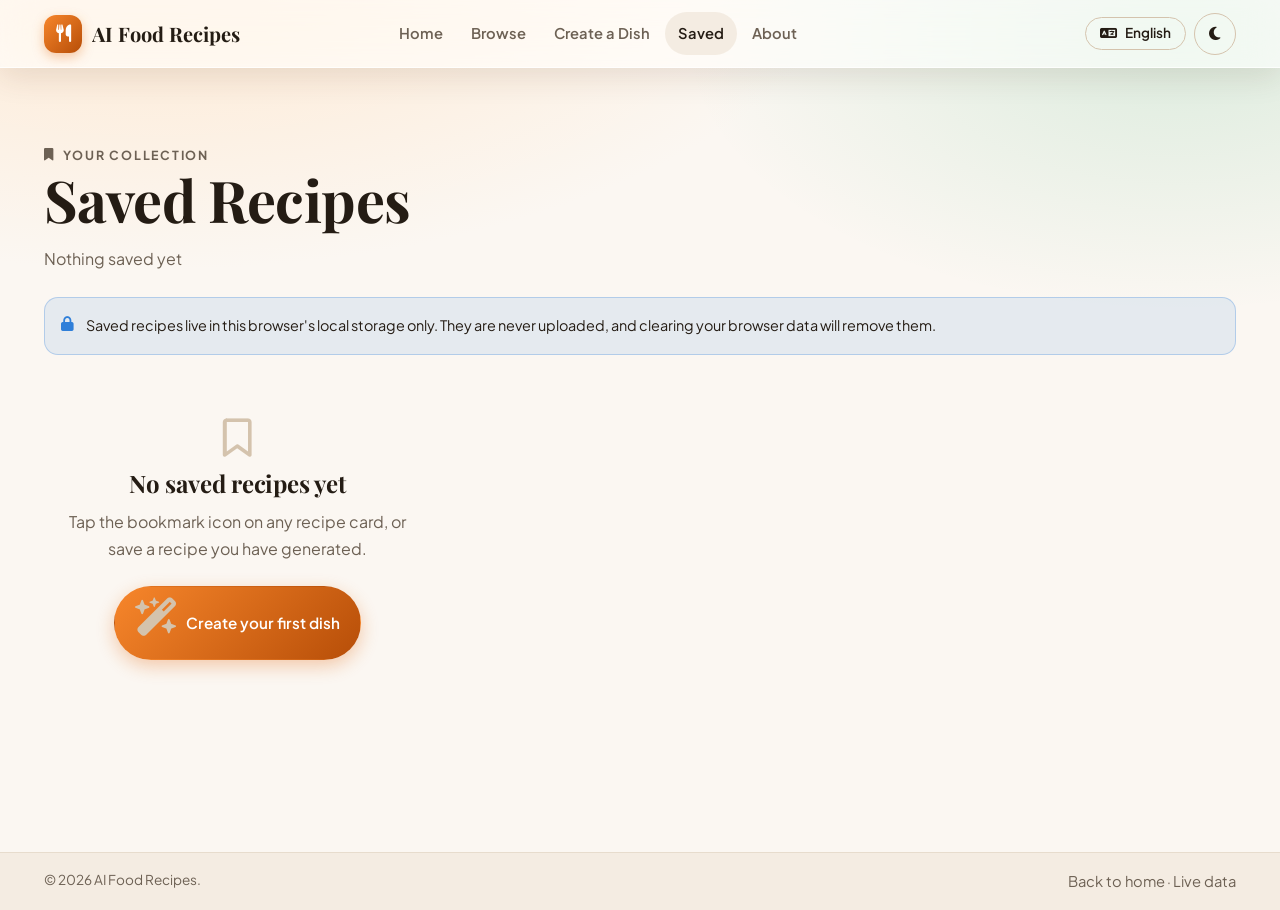
<file: ai-food-recipes/saved.html>
<!DOCTYPE html>
<html lang="en" data-theme="light">
<head>
  <meta charset="utf-8">
  <meta name="viewport" content="width=device-width, initial-scale=1">
  <meta name="theme-color" content="#fbf7f2">

  <title>Saved Recipes — AI Food Recipes</title>
  <meta name="description" content="Your bookmarked recipes, stored privately in your own browser.">
  <link rel="canonical" href="https://anandaditi7588.github.io/Refrigeration/saved.html">
  <meta name="robots" content="noindex">

  <link rel="icon" href="data:image/svg+xml,<svg xmlns='http://www.w3.org/2000/svg' viewBox='0 0 100 100'><text y='.9em' font-size='90'>🔖</text></svg>">
  <link rel="manifest" href="manifest.webmanifest">

  <link rel="preconnect" href="https://fonts.googleapis.com">
  <link rel="preconnect" href="https://fonts.gstatic.com" crossorigin>
  <link href="https://fonts.googleapis.com/css2?family=Playfair+Display:wght@600;700&family=Plus+Jakarta+Sans:wght@400;500;600;700&display=swap" rel="stylesheet">
  <link href="https://cdn.jsdelivr.net/npm/bootstrap@5.3.3/dist/css/bootstrap.min.css" rel="stylesheet">
  <link href="https://cdnjs.cloudflare.com/ajax/libs/font-awesome/6.5.2/css/all.min.css" rel="stylesheet">

  <link rel="stylesheet" href="assets/css/theme.css">
  <link rel="stylesheet" href="assets/css/components.css">
  <link rel="stylesheet" href="assets/css/print.css">
</head>

<body>
  <a class="afr-skip" href="#main">Skip to main content</a>

  <header class="afr-nav afr-glass">
    <div class="afr-nav__inner">
      <a class="afr-brand" href="index.html">
        <span class="afr-brand__mark" aria-hidden="true"><i class="fa-solid fa-utensils"></i></span>
        <span class="afr-brand__text">AI Food Recipes</span>
      </a>
      <nav class="afr-nav__links" data-open="false" aria-label="Main navigation">
        <a class="afr-nav__link" href="index.html" data-i18n="nav.home">Home</a>
        <a class="afr-nav__link" href="index.html#categories" data-i18n="nav.browse">Browse</a>
        <a class="afr-nav__link" href="create.html#wizard" data-i18n="nav.create">Create a Dish</a>
        <a class="afr-nav__link" href="saved.html" aria-current="page" data-i18n="nav.saved">Saved</a>
        <a class="afr-nav__link" href="about.html" data-i18n="nav.about">About</a>
      </nav>
      <div class="afr-nav__actions">
        <button class="afr-btn afr-btn--ghost afr-btn--icon" type="button" data-theme-toggle
                aria-pressed="false" aria-label="Switch to dark mode">
          <i class="fa-solid fa-moon" aria-hidden="true"></i>
        </button>
        <button class="afr-btn afr-btn--ghost afr-btn--icon afr-nav__toggle" type="button"
                aria-expanded="false" aria-label="Open the navigation menu">
          <i class="fa-solid fa-bars" aria-hidden="true"></i>
        </button>
      </div>
    </div>
  </header>

  <main id="main">
    <section class="afr-section">
      <div class="afr-shell">
        <div class="afr-section-head">
          <div>
            <p class="afr-eyebrow"><i class="fa-solid fa-bookmark" aria-hidden="true"></i> Your collection</p>
            <h1>Saved Recipes</h1>
            <p data-saved="count">Nothing saved yet</p>
          </div>
          <div data-saved="actions" hidden>
            <button class="afr-btn afr-btn--ghost afr-btn--sm" type="button" data-saved="clear">
              <i class="fa-solid fa-trash" aria-hidden="true"></i> Clear all
            </button>
          </div>
        </div>

        <div class="afr-banner">
          <i class="fa-solid fa-lock" aria-hidden="true"></i>
          <span>Saved recipes live in this browser's local storage only. They are never uploaded,
            and clearing your browser data will remove them.</span>
        </div>

        <div class="afr-grid afr-grid--wide" data-saved="list"></div>
      </div>
    </section>
  </main>

  <footer class="afr-footer">
    <div class="afr-shell afr-footer__bottom" style="border-top:0">
      <span>© <span data-year>2026</span> AI Food Recipes.</span>
      <span><a href="index.html">Back to home</a> &middot; <a href="setup.html">Live data</a></span>
    </div>
  </footer>

  <script src="assets/js/core/config.js"></script>
  <script src="assets/js/core/utils.js"></script>
  <script src="assets/js/core/store.js"></script>
  <script src="assets/js/core/ui.js"></script>
  <script src="assets/js/data/languages.js"></script>
  <script src="assets/js/core/i18n.js"></script>
  <script src="assets/js/providers/photo-providers.js"></script>
  <script src="assets/js/services/produce-art.js"></script>
  <script src="assets/js/services/image-service.js"></script>
  <script src="assets/js/services/card-photos.js"></script>
  <script src="assets/js/data/ingredients.js"></script>
  <script src="assets/js/data/cuisines.js"></script>
  <script src="assets/js/data/catalog.js"></script>
  <script src="assets/js/components/recipe-card.js"></script>
  <script src="assets/js/providers/translate-providers.js"></script>
  <script src="assets/js/services/translation-service.js"></script>
  <script src="assets/js/services/ui-translator.js"></script>
  <script src="assets/js/components/language-picker.js"></script>
  <script src="assets/js/pages/saved.js"></script>
  <script src="https://cdn.jsdelivr.net/npm/bootstrap@5.3.3/dist/js/bootstrap.bundle.min.js" defer></script>
</body>
</html>
</file>
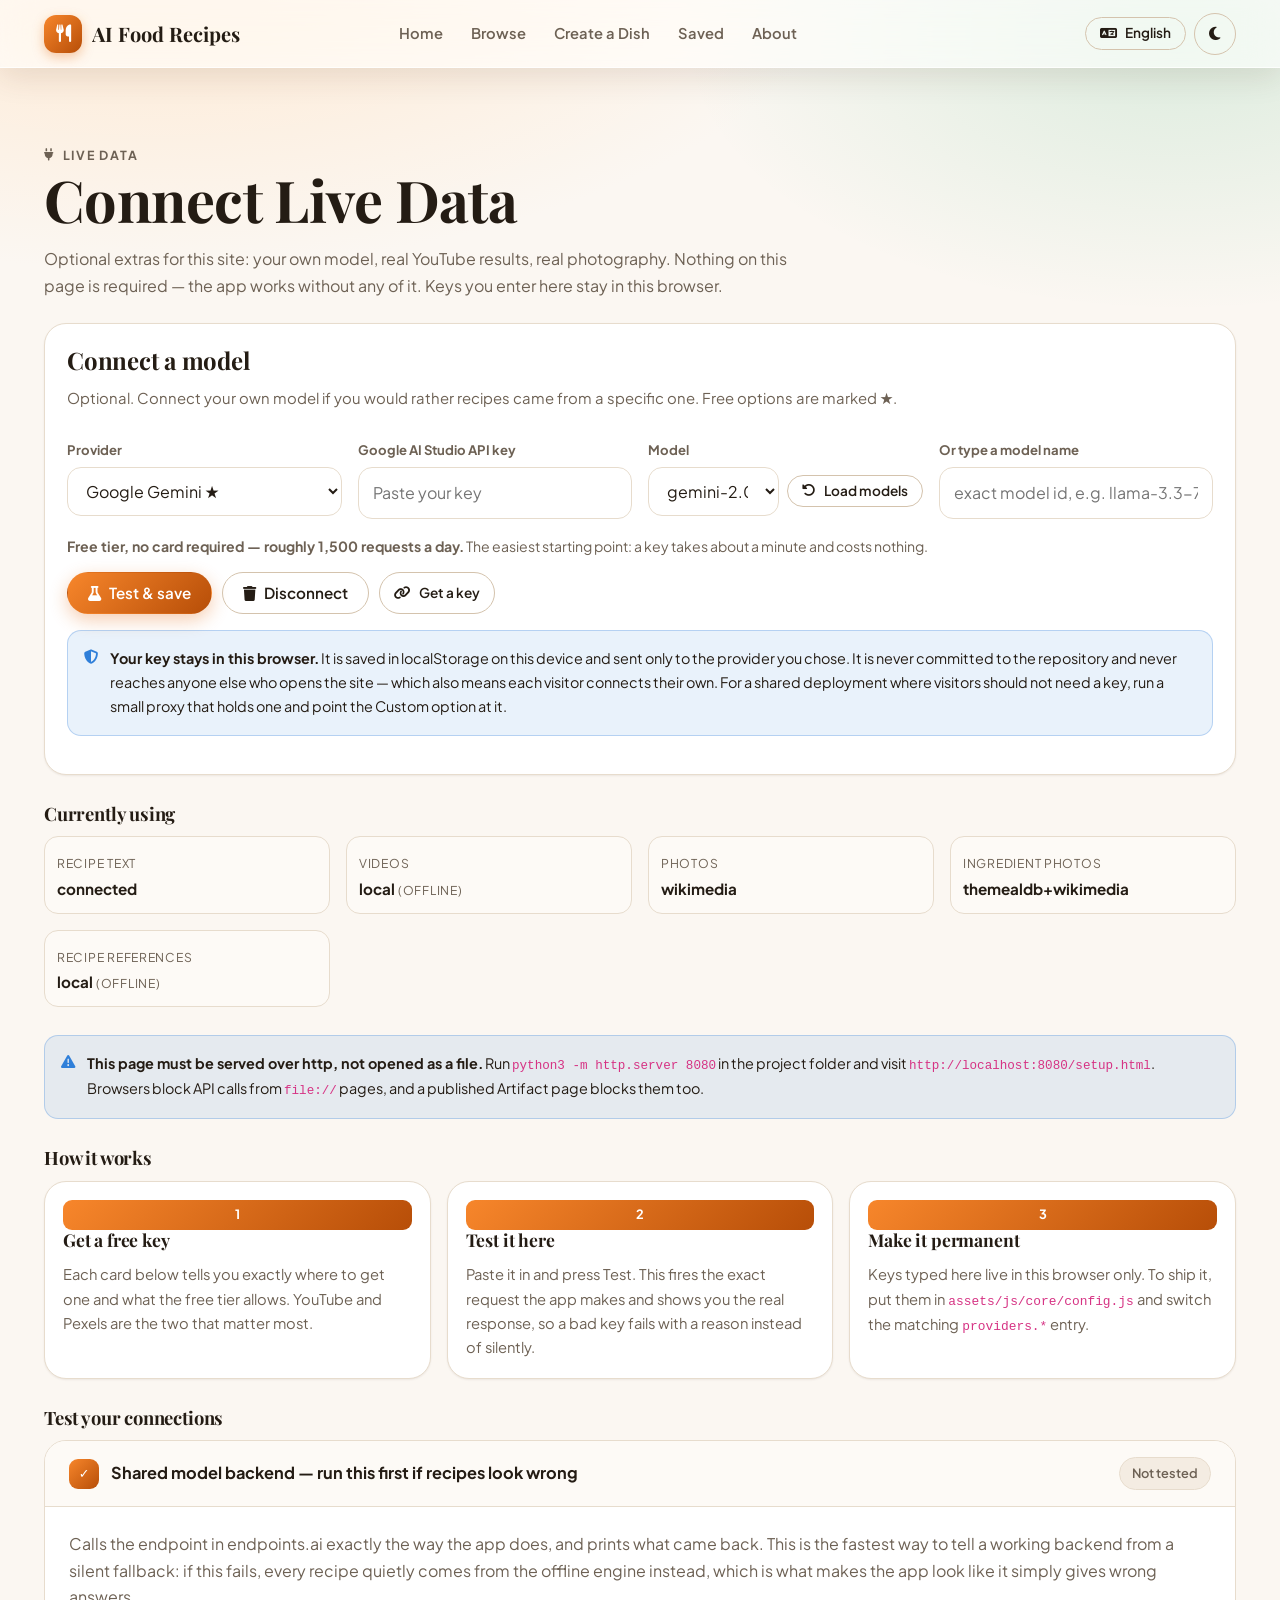
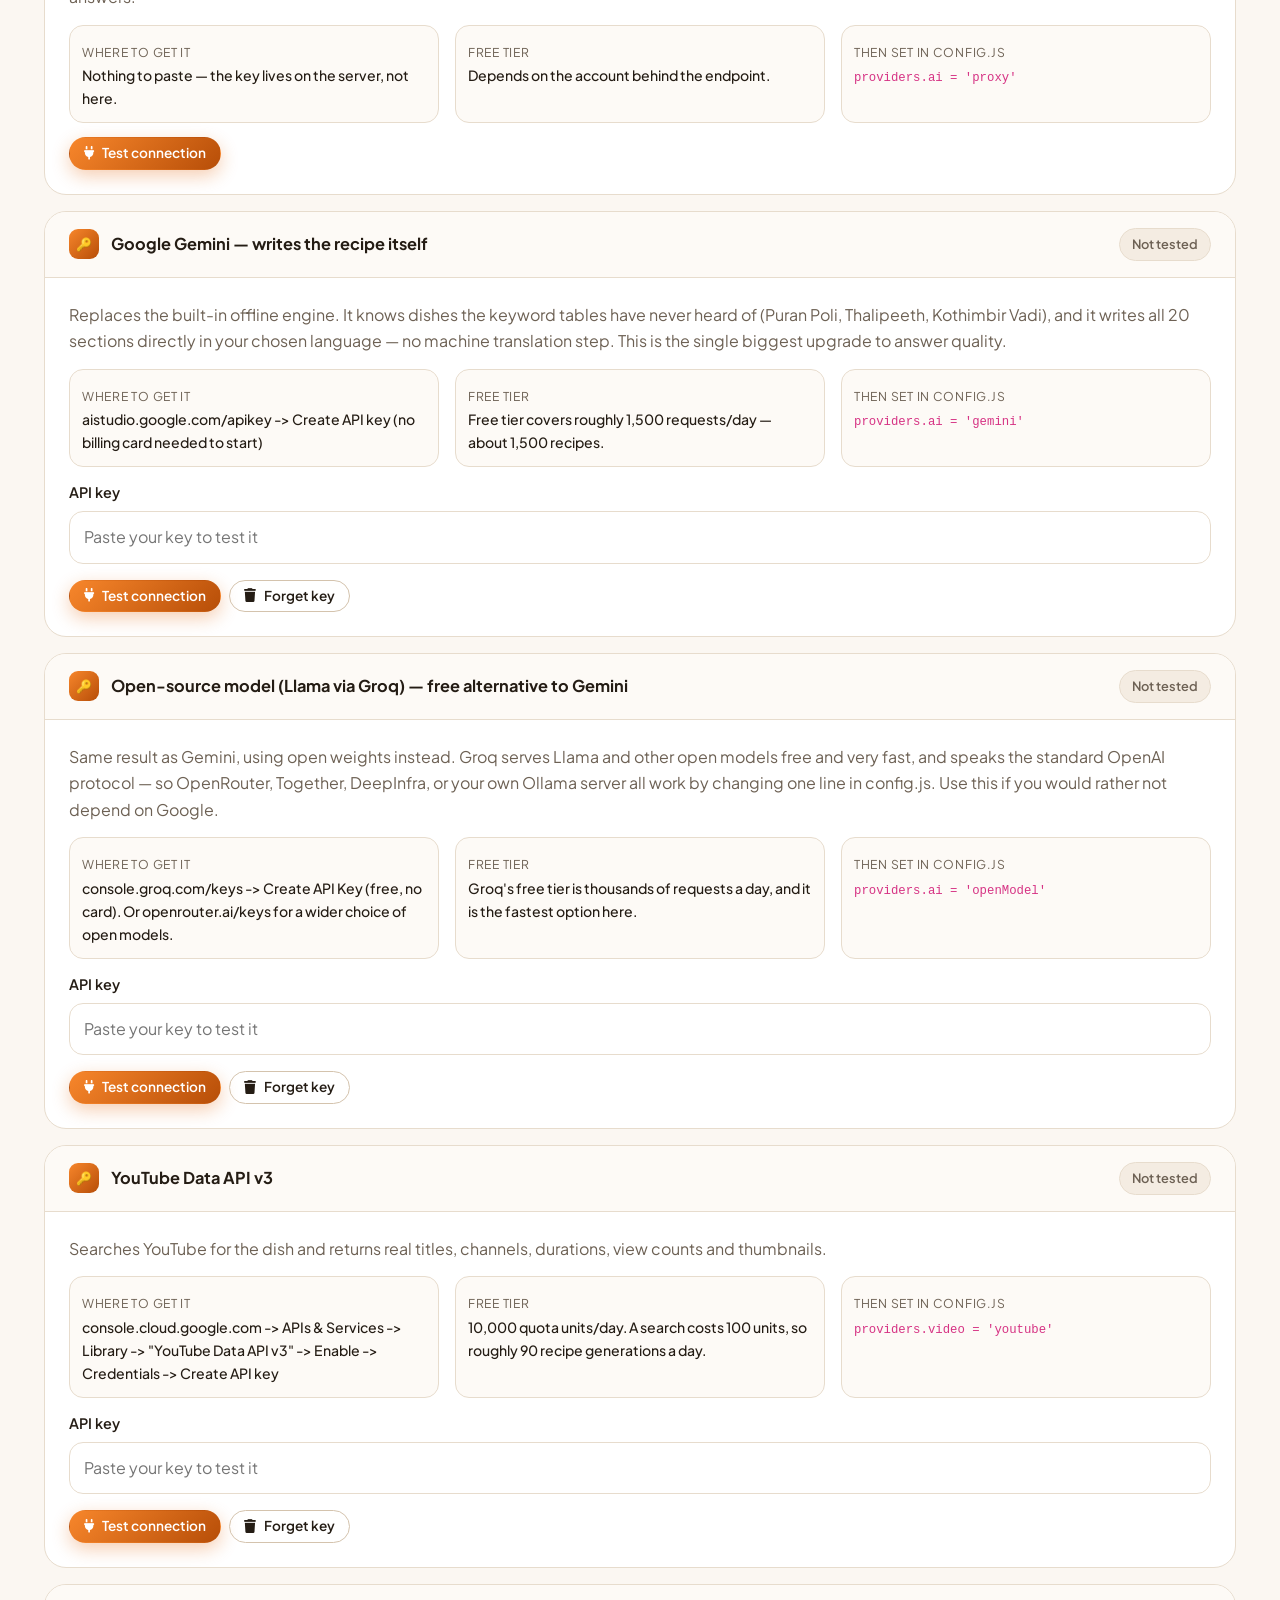
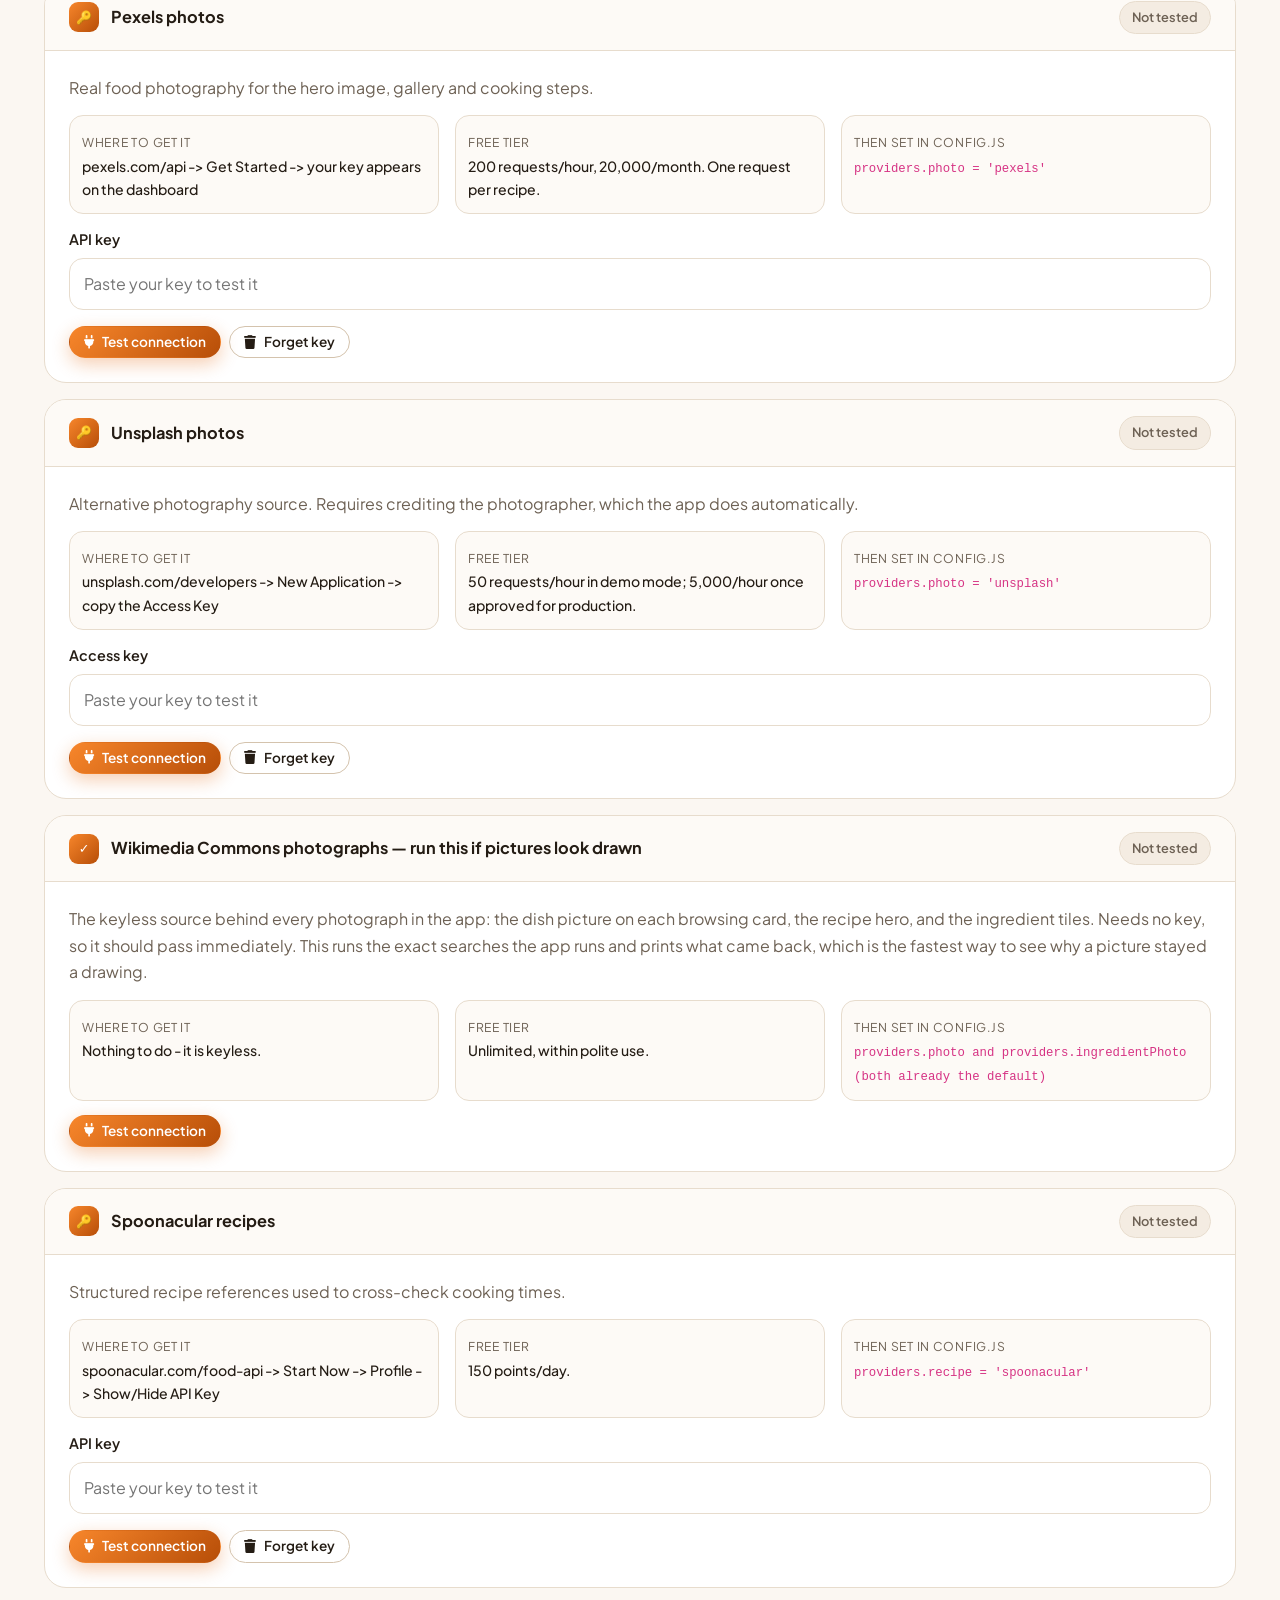
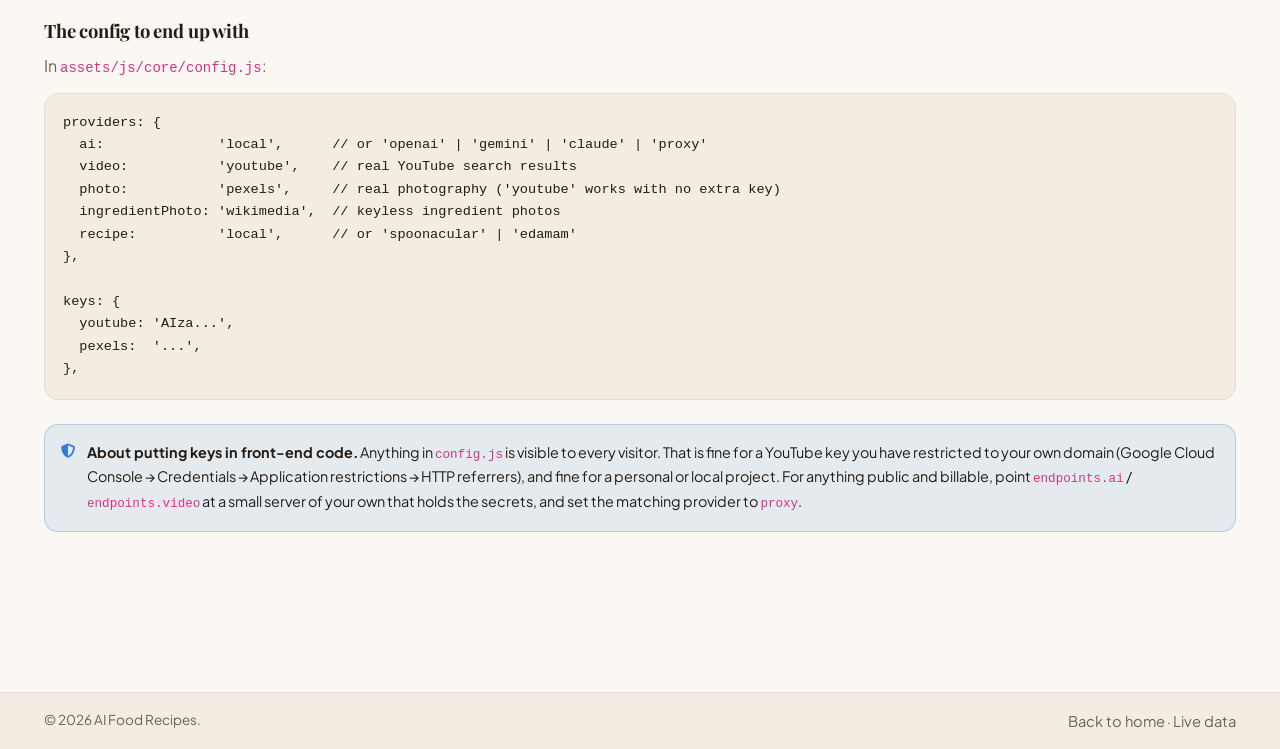
<file: ai-food-recipes/setup.html>
<!DOCTYPE html>
<html lang="en" data-theme="light">
<head>
  <meta charset="utf-8">
  <meta name="viewport" content="width=device-width, initial-scale=1">
  <meta name="theme-color" content="#fbf7f2">

  <title>Connect Live Data — AI Food Recipes</title>
  <meta name="description" content="Test your YouTube, Pexels, Unsplash and Spoonacular keys against the real APIs, and see exactly what to change to switch the app from offline mode to live data.">
  <link rel="canonical" href="https://anandaditi7588.github.io/Refrigeration/setup.html">
  <meta name="robots" content="noindex">

  <link rel="icon" href="data:image/svg+xml,<svg xmlns='http://www.w3.org/2000/svg' viewBox='0 0 100 100'><text y='.9em' font-size='90'>🔌</text></svg>">
  <link rel="manifest" href="manifest.webmanifest">

  <link rel="preconnect" href="https://fonts.googleapis.com">
  <link rel="preconnect" href="https://fonts.gstatic.com" crossorigin>
  <link href="https://fonts.googleapis.com/css2?family=Playfair+Display:wght@600;700&family=Plus+Jakarta+Sans:wght@400;500;600;700&display=swap" rel="stylesheet">
  <link href="https://cdn.jsdelivr.net/npm/bootstrap@5.3.3/dist/css/bootstrap.min.css" rel="stylesheet">
  <link href="https://cdnjs.cloudflare.com/ajax/libs/font-awesome/6.5.2/css/all.min.css" rel="stylesheet">

  <link rel="stylesheet" href="assets/css/theme.css">
  <link rel="stylesheet" href="assets/css/components.css">
  <link rel="stylesheet" href="assets/css/print.css">
</head>

<body>
  <a class="afr-skip" href="#main">Skip to main content</a>

  <header class="afr-nav afr-glass">
    <div class="afr-nav__inner">
      <a class="afr-brand" href="index.html">
        <span class="afr-brand__mark" aria-hidden="true"><i class="fa-solid fa-utensils"></i></span>
        <span class="afr-brand__text">AI Food Recipes</span>
      </a>
      <nav class="afr-nav__links" data-open="false" aria-label="Main navigation">
        <a class="afr-nav__link" href="index.html" data-i18n="nav.home">Home</a>
        <a class="afr-nav__link" href="index.html#categories" data-i18n="nav.browse">Browse</a>
        <a class="afr-nav__link" href="create.html#wizard" data-i18n="nav.create">Create a Dish</a>
        <a class="afr-nav__link" href="saved.html" data-i18n="nav.saved">Saved</a>
        <a class="afr-nav__link" href="about.html" data-i18n="nav.about">About</a>
      </nav>
      <div class="afr-nav__actions">
        <button class="afr-btn afr-btn--ghost afr-btn--icon" type="button" data-theme-toggle
                aria-pressed="false" aria-label="Switch to dark mode">
          <i class="fa-solid fa-moon" aria-hidden="true"></i>
        </button>
        <button class="afr-btn afr-btn--ghost afr-btn--icon afr-nav__toggle" type="button"
                aria-expanded="false" aria-label="Open the navigation menu">
          <i class="fa-solid fa-bars" aria-hidden="true"></i>
        </button>
      </div>
    </div>
  </header>

  <main id="main">
    <section class="afr-section">
      <div class="afr-shell">

        <div class="afr-section-head">
          <div>
            <p class="afr-eyebrow"><i class="fa-solid fa-plug" aria-hidden="true"></i> Live data</p>
            <h1>Connect Live Data</h1>
            <p>Optional extras for this site: your own model, real YouTube results, real
              photography. Nothing on this page is required &mdash; the app works without any
              of it. Keys you enter here stay in this browser.</p>
          </div>
        </div>

        <!-- The main event: bring your own model -->
        <div id="connect" data-setup="llm" style="margin-bottom:28px"></div>

        <!-- What is switched on right now -->
        <h2 style="font-size:1.15rem;margin-bottom:12px">Currently using</h2>
        <div class="afr-grid" data-setup="current" style="margin-bottom:28px"></div>

        <div class="afr-banner">
          <i class="fa-solid fa-triangle-exclamation" aria-hidden="true"></i>
          <span><strong>This page must be served over http, not opened as a file.</strong>
            Run <code>python3 -m http.server 8080</code> in the project folder and visit
            <code>http://localhost:8080/setup.html</code>. Browsers block API calls from
            <code>file://</code> pages, and a published Artifact page blocks them too.</span>
        </div>

        <!-- The three steps -->
        <h2 style="font-size:1.15rem;margin:28px 0 12px">How it works</h2>
        <ol class="afr-grid afr-grid--wide" style="list-style:none;padding:0;margin:0 0 28px">
          <li class="afr-card" style="padding:18px">
            <h4><span class="afr-acc__idx" aria-hidden="true">1</span> Get a free key</h4>
            <p style="color:var(--afr-text-muted);font-size:.92rem;margin:0">
              Each card below tells you exactly where to get one and what the free tier allows.
              YouTube and Pexels are the two that matter most.</p>
          </li>
          <li class="afr-card" style="padding:18px">
            <h4><span class="afr-acc__idx" aria-hidden="true">2</span> Test it here</h4>
            <p style="color:var(--afr-text-muted);font-size:.92rem;margin:0">
              Paste it in and press Test. This fires the exact request the app makes and shows
              you the real response, so a bad key fails with a reason instead of silently.</p>
          </li>
          <li class="afr-card" style="padding:18px">
            <h4><span class="afr-acc__idx" aria-hidden="true">3</span> Make it permanent</h4>
            <p style="color:var(--afr-text-muted);font-size:.92rem;margin:0">
              Keys typed here live in this browser only. To ship it, put them in
              <code>assets/js/core/config.js</code> and switch the matching
              <code>providers.*</code> entry.</p>
          </li>
        </ol>

        <!-- Connection tests -->
        <h2 style="font-size:1.15rem;margin:28px 0 12px">Test your connections</h2>
        <div data-setup="tests"></div>

        <!-- Config snippet -->
        <h2 style="font-size:1.15rem;margin:32px 0 12px">The config to end up with</h2>
        <p style="color:var(--afr-text-muted)">In <code>assets/js/core/config.js</code>:</p>
        <pre style="padding:18px;border-radius:var(--afr-radius);background:var(--afr-bg-alt);
             border:1px solid var(--afr-border);overflow-x:auto;font-size:.85rem"><code>providers: {
  ai:              'local',      // or 'openai' | 'gemini' | 'claude' | 'proxy'
  video:           'youtube',    // real YouTube search results
  photo:           'pexels',     // real photography ('youtube' works with no extra key)
  ingredientPhoto: 'wikimedia',  // keyless ingredient photos
  recipe:          'local',      // or 'spoonacular' | 'edamam'
},

keys: {
  youtube: 'AIza...',
  pexels:  '...',
},</code></pre>

        <div class="afr-banner" style="margin-top:24px">
          <i class="fa-solid fa-shield-halved" aria-hidden="true"></i>
          <span><strong>About putting keys in front-end code.</strong> Anything in
            <code>config.js</code> is visible to every visitor. That is fine for a YouTube key
            you have restricted to your own domain (Google Cloud Console &rarr; Credentials &rarr;
            Application restrictions &rarr; HTTP referrers), and fine for a personal or local
            project. For anything public and billable, point
            <code>endpoints.ai</code> / <code>endpoints.video</code> at a small server of your
            own that holds the secrets, and set the matching provider to <code>proxy</code>.</span>
        </div>

      </div>
    </section>
  </main>

  <footer class="afr-footer">
    <div class="afr-shell afr-footer__bottom" style="border-top:0">
      <span>© <span data-year>2026</span> AI Food Recipes.</span>
      <span><a href="index.html">Back to home</a> &middot; <a href="setup.html">Live data</a></span>
    </div>
  </footer>

  <script src="assets/js/core/config.js"></script>
  <script src="assets/js/core/utils.js"></script>
  <script src="assets/js/core/store.js"></script>
  <script src="assets/js/core/ui.js"></script>
  <script src="assets/js/data/languages.js"></script>
  <script src="assets/js/core/i18n.js"></script>
  <script src="assets/js/services/produce-art.js"></script>
  <script src="assets/js/services/image-service.js"></script>
  <script src="assets/js/services/card-photos.js"></script>
  <script src="assets/js/data/ingredients.js"></script>
  <script src="assets/js/data/cuisines.js"></script>
  <script src="assets/js/data/techniques.js"></script>
  <script src="assets/js/data/dishes.js"></script>
  <script src="assets/js/data/dishes-india.js"></script>
  <script src="assets/js/data/dishes-world.js"></script>
  <script src="assets/js/data/step-craft.js"></script>
  <script src="assets/js/data/wizard-steps.js"></script>
  <script src="assets/js/data/llm-providers.js"></script>
  <script src="assets/js/services/nutrition-service.js"></script>
  <script src="assets/js/services/prompt-builder.js"></script>
  <script src="assets/js/providers/recipe-schema.js"></script>
  <script src="assets/js/providers/ai-local.js"></script>
  <script src="assets/js/providers/ai-remote.js"></script>
  <script src="assets/js/providers/ai-universal.js"></script>
  <script src="assets/js/providers/video-providers.js"></script>
  <script src="assets/js/providers/photo-providers.js"></script>
  <script src="assets/js/providers/recipe-api-providers.js"></script>
  <script src="assets/js/providers/translate-providers.js"></script>
  <script src="assets/js/providers/registry.js"></script>
  <script src="assets/js/services/translation-service.js"></script>
  <script src="assets/js/services/ui-translator.js"></script>
  <script src="assets/js/components/language-picker.js"></script>
  <script src="assets/js/components/llm-connect.js"></script>
  <script src="assets/js/pages/setup.js"></script>
  <script src="https://cdn.jsdelivr.net/npm/bootstrap@5.3.3/dist/js/bootstrap.bundle.min.js" defer></script>
</body>
</html>
</file>
<file: ai-food-recipes/assets/css/theme.css>
/* ==========================================================================
   AI Food Recipes — Design tokens, theming (light/dark), base elements.
   Loaded before components.css. Deliberately independent of Bootstrap so the
   core layout survives even if the CDN is unavailable.
   ========================================================================== */

/* --------------------------------------------------------------------------
   1. Tokens — light theme is the default, dark theme overrides below.
   -------------------------------------------------------------------------- */
:root {
  /* Brand ramp: warm saffron → paprika, works across every cuisine we cover. */
  --afr-brand-50: #fff5eb;
  --afr-brand-100: #ffe6cc;
  --afr-brand-300: #ffb866;
  --afr-brand-500: #f7862b;
  --afr-brand-600: #e2670f;
  --afr-brand-700: #b74e08;

  /* Accent ramp: fresh herb green, used for healthy/veg signals. */
  --afr-accent-300: #7fd6a3;
  --afr-accent-500: #22a866;
  --afr-accent-700: #14784a;

  /* Semantic */
  --afr-danger: #d94141;
  --afr-warn: #d99321;
  --afr-info: #2f7fd9;
  --afr-ok: #22a866;

  /* Surfaces */
  --afr-bg: #fbf7f2;
  --afr-bg-alt: #f4ece2;
  --afr-surface: #ffffff;
  --afr-surface-2: #fdfaf6;
  --afr-border: #e7dccd;
  --afr-border-strong: #d4c3ad;

  /* Text */
  --afr-text: #241c14;
  --afr-text-muted: #6d6154;
  --afr-text-faint: #94897c;
  --afr-on-brand: #ffffff;

  /* Glassmorphism */
  --afr-glass-bg: rgba(255, 255, 255, 0.62);
  --afr-glass-border: rgba(255, 255, 255, 0.75);
  --afr-glass-blur: 16px;
  --afr-glass-shadow: 0 8px 32px rgba(72, 45, 18, 0.12);

  /* Elevation */
  --afr-shadow-sm: 0 1px 2px rgba(60, 40, 20, 0.08);
  --afr-shadow-md: 0 4px 16px rgba(60, 40, 20, 0.10);
  --afr-shadow-lg: 0 16px 40px rgba(60, 40, 20, 0.16);

  /* Geometry */
  --afr-radius-sm: 8px;
  --afr-radius: 14px;
  --afr-radius-lg: 22px;
  --afr-radius-pill: 999px;

  /* Rhythm */
  --afr-space-1: 4px;
  --afr-space-2: 8px;
  --afr-space-3: 12px;
  --afr-space-4: 16px;
  --afr-space-5: 24px;
  --afr-space-6: 32px;
  --afr-space-7: 48px;
  --afr-space-8: 72px;

  /* Type */
  --afr-font-display: "Playfair Display", "Georgia", serif;
  --afr-font-body: "Plus Jakarta Sans", "Segoe UI", system-ui, -apple-system, sans-serif;

  /* Motion — all durations funnel through these so reduced-motion can zero them */
  --afr-t-fast: 120ms;
  --afr-t: 220ms;
  --afr-t-slow: 420ms;
  --afr-ease: cubic-bezier(0.22, 0.61, 0.36, 1);

  /* Layout */
  --afr-nav-h: 68px;
  --afr-max-w: 1240px;

  color-scheme: light;
}

[data-theme="dark"] {
  --afr-bg: #14100c;
  --afr-bg-alt: #1c1712;
  --afr-surface: #211b15;
  --afr-surface-2: #2a221a;
  --afr-border: #392f25;
  --afr-border-strong: #4d4032;

  --afr-text: #f4ece2;
  --afr-text-muted: #b6a795;
  --afr-text-faint: #8a7c6c;

  --afr-glass-bg: rgba(33, 27, 21, 0.62);
  --afr-glass-border: rgba(255, 255, 255, 0.10);
  --afr-glass-shadow: 0 8px 32px rgba(0, 0, 0, 0.45);

  --afr-shadow-sm: 0 1px 2px rgba(0, 0, 0, 0.4);
  --afr-shadow-md: 0 4px 16px rgba(0, 0, 0, 0.45);
  --afr-shadow-lg: 0 16px 40px rgba(0, 0, 0, 0.55);

  --afr-brand-500: #ff9d45;
  --afr-brand-600: #f7862b;
  --afr-accent-500: #47c489;

  color-scheme: dark;
}

/* --------------------------------------------------------------------------
   2. Reset / base
   -------------------------------------------------------------------------- */
*,
*::before,
*::after { box-sizing: border-box; }

html { scroll-behavior: smooth; scroll-padding-top: calc(var(--afr-nav-h) + 16px); }

body {
  margin: 0;
  font-family: var(--afr-font-body);
  font-size: 16px;
  line-height: 1.65;
  color: var(--afr-text);
  background:
    radial-gradient(1200px 600px at 12% -10%, var(--afr-brand-100) 0%, transparent 60%),
    radial-gradient(900px 500px at 92% 4%, rgba(34, 168, 102, 0.14) 0%, transparent 55%),
    var(--afr-bg);
  background-attachment: fixed;
  -webkit-font-smoothing: antialiased;
  transition: background-color var(--afr-t) var(--afr-ease), color var(--afr-t) var(--afr-ease);
}

[data-theme="dark"] body {
  background:
    radial-gradient(1200px 600px at 12% -10%, rgba(247, 134, 43, 0.16) 0%, transparent 60%),
    radial-gradient(900px 500px at 92% 4%, rgba(34, 168, 102, 0.10) 0%, transparent 55%),
    var(--afr-bg);
}

h1, h2, h3, h4, h5 {
  font-family: var(--afr-font-display);
  font-weight: 700;
  line-height: 1.18;
  letter-spacing: -0.01em;
  margin: 0 0 var(--afr-space-3);
  color: var(--afr-text);
}

h1 { font-size: clamp(2.1rem, 5vw, 3.6rem); }
h2 { font-size: clamp(1.6rem, 3.2vw, 2.4rem); }
h3 { font-size: clamp(1.2rem, 2.2vw, 1.5rem); }
h4 { font-size: 1.1rem; }

p { margin: 0 0 var(--afr-space-3); }

a { color: var(--afr-brand-600); text-decoration: none; }
a:hover { text-decoration: underline; }

img { max-width: 100%; display: block; }

/* Focus ring — one consistent, high-contrast treatment everywhere. */
:focus-visible {
  outline: 3px solid var(--afr-brand-500);
  outline-offset: 2px;
  border-radius: 4px;
}

/* `[hidden]` is only a user-agent style, so any author rule that sets `display`
   silently beats it — which left the "no last recipe" banner and the Skip
   button on required steps visible. Everything in the app hides via the
   attribute, so enforce it once here. */
[hidden] { display: none !important; }

/* Screen-reader-only text (labels for icon buttons, section landmarks). */
.afr-sr {
  position: absolute !important;
  width: 1px; height: 1px;
  padding: 0; margin: -1px;
  overflow: hidden; clip: rect(0, 0, 0, 0);
  white-space: nowrap; border: 0;
}

/* Skip link, revealed on keyboard focus. */
.afr-skip {
  position: absolute;
  left: var(--afr-space-4);
  top: -100px;
  z-index: 2000;
  background: var(--afr-brand-600);
  color: #fff;
  padding: 10px 18px;
  border-radius: var(--afr-radius-sm);
  transition: top var(--afr-t) var(--afr-ease);
}
.afr-skip:focus { top: var(--afr-space-4); }

/* --------------------------------------------------------------------------
   3. Layout primitives
   -------------------------------------------------------------------------- */
.afr-shell { max-width: var(--afr-max-w); margin-inline: auto; padding-inline: var(--afr-space-5); }

/* Nothing may push the page sideways. A single over-wide child gives the whole
   document a horizontal scrollbar, which on a phone reads as broken — and it
   was happening at 320px, where a fixed-width card sat 24px past the viewport. */
html, body { overflow-x: hidden; }
.afr-shell > * { min-width: 0; }

/* Breathing room at the edges. 24px is right on a laptop and too tight on a
   phone, where text ends up touching the bezel. */
@media (max-width: 640px) {
  .afr-shell { padding-inline: var(--afr-space-4); }
  .afr-section { padding-block: var(--afr-space-6); }
  .afr-section--tight { padding-block: var(--afr-space-5); }
}

.afr-section { padding-block: var(--afr-space-8); }
.afr-section--tight { padding-block: var(--afr-space-6); }

.afr-section-head {
  display: flex;
  align-items: flex-end;
  justify-content: space-between;
  gap: var(--afr-space-4);
  margin-bottom: var(--afr-space-5);
  flex-wrap: wrap;
}
.afr-section-head p { color: var(--afr-text-muted); margin: 0; max-width: 62ch; }
.afr-eyebrow {
  display: inline-flex;
  align-items: center;
  gap: 8px;
  font-size: 0.78rem;
  font-weight: 700;
  letter-spacing: 0.14em;
  text-transform: uppercase;
  color: var(--afr-brand-600);
  margin-bottom: var(--afr-space-2);
}

/* Responsive auto-grid used by every card rail on the site. */
.afr-grid {
  display: grid;
  gap: var(--afr-space-4);
  grid-template-columns: repeat(auto-fill, minmax(var(--afr-col, 250px), 1fr));
}
.afr-grid--wide { --afr-col: 320px; }
.afr-grid--narrow { --afr-col: 170px; }

/* Two-column split that collapses on small screens. */
.afr-split {
  display: grid;
  grid-template-columns: 1.2fr 1fr;
  gap: var(--afr-space-6);
  align-items: center;
}
@media (max-width: 860px) { .afr-split { grid-template-columns: 1fr; } }

/* Grid and flex children default to min-width:auto, which lets long content
   push a container wider than the viewport. This is the app-wide guard against
   horizontal page scroll — every multi-column container opts in here. */
.afr-grid > *,
.afr-split > *,
.afr-hero__grid > *,
.afr-section-head > *,
.afr-shell > * { min-width: 0; }

/* --------------------------------------------------------------------------
   4. Reduced motion — respected globally.
   -------------------------------------------------------------------------- */
@media (prefers-reduced-motion: reduce) {
  :root { --afr-t-fast: 0ms; --afr-t: 0ms; --afr-t-slow: 0ms; }
  html { scroll-behavior: auto; }
  *, *::before, *::after {
    animation-duration: 0.001ms !important;
    animation-iteration-count: 1 !important;
    transition-duration: 0.001ms !important;
  }
}
</file>
<file: ai-food-recipes/assets/css/print.css>
/* ==========================================================================
   Print stylesheet — turns the generated recipe into a clean, ink-friendly
   sheet. Also what the "Download PDF" button uses (print → Save as PDF).
   ========================================================================== */
@media print {
  @page { margin: 14mm; size: A4; }

  :root {
    --afr-bg: #fff;
    --afr-bg-alt: #fff;
    --afr-surface: #fff;
    --afr-surface-2: #fff;
    --afr-text: #000;
    --afr-text-muted: #444;
    --afr-border: #bbb;
  }

  body {
    background: #fff !important;
    color: #000 !important;
    font-size: 11.5pt;
  }

  /* Chrome that carries no meaning on paper. */
  .afr-nav,
  .afr-footer,
  .afr-toasts,
  .afr-actionbar,
  .afr-skip,
  .afr-jump,
  .afr-hero__cta,
  .afr-search,
  .afr-wizard__rail,
  .afr-wizard__nav,
  .afr-card__save,
  .afr-video__play,
  [data-print="hide"] { display: none !important; }

  /* Accordions print fully expanded regardless of UI state. */
  .afr-acc__body[hidden] { display: block !important; }
  .afr-acc__chev { display: none !important; }
  .afr-acc {
    border: 1px solid #999 !important;
    box-shadow: none !important;
    break-inside: avoid;
    page-break-inside: avoid;
    margin-bottom: 8mm;
  }
  .afr-acc__head { background: #f3f3f3 !important; padding: 6px 10px; font-size: 13pt; }
  .afr-acc__idx { background: #333 !important; color: #fff !important; }
  .afr-acc__body { padding: 8px 10px; }

  .afr-glass {
    background: #fff !important;
    backdrop-filter: none !important;
    -webkit-backdrop-filter: none !important;
    box-shadow: none !important;
    border: 1px solid #bbb !important;
  }

  /* Keep atomic blocks together across page breaks. */
  .afr-step, .afr-card, .afr-stat, .afr-nutri__item, .afr-video, tr, .afr-note {
    break-inside: avoid;
    page-break-inside: avoid;
  }
  h1, h2, h3, h4 { break-after: avoid; page-break-after: avoid; }

  .afr-table { min-width: 0 !important; font-size: 10pt; }
  .afr-table thead th { background: #eee !important; -webkit-print-color-adjust: exact; print-color-adjust: exact; }
  .afr-table-wrap { overflow: visible !important; }

  .afr-step__num, .afr-brand__mark, .afr-btn--primary {
    -webkit-print-color-adjust: exact;
    print-color-adjust: exact;
  }

  img { max-width: 100% !important; }
  .afr-hero-recipe img { max-height: 62mm; object-fit: cover; }

  /* Expose link targets so a printed sheet stays useful. */
  .afr-print-url a::after {
    content: " (" attr(href) ")";
    font-size: 9pt;
    color: #555;
    word-break: break-all;
  }

  /* Printed header/footer injected by the recipe view. */
  .afr-print-head { display: block !important; border-bottom: 2px solid #000; margin-bottom: 6mm; padding-bottom: 3mm; }
  .afr-print-foot { display: block !important; border-top: 1px solid #999; margin-top: 6mm; padding-top: 3mm; font-size: 9pt; color: #555; }
}

/* Hidden on screen, revealed only on paper. */
.afr-print-head, .afr-print-foot { display: none; }
</file>
<file: ai-food-recipes/assets/css/components.css>
/* ==========================================================================
   AI Food Recipes — Component layer.
   Every component is namespaced `.afr-*` so it never collides with Bootstrap
   utilities, and none of them depend on Bootstrap's JavaScript.
   ========================================================================== */

/* --------------------------------------------------------------------------
   Glass surface — the shared look for nav, cards, panels.
   -------------------------------------------------------------------------- */
.afr-glass {
  background: var(--afr-glass-bg);
  border: 1px solid var(--afr-glass-border);
  border-radius: var(--afr-radius-lg);
  box-shadow: var(--afr-glass-shadow);
  backdrop-filter: blur(var(--afr-glass-blur)) saturate(140%);
  -webkit-backdrop-filter: blur(var(--afr-glass-blur)) saturate(140%);
}

/* --------------------------------------------------------------------------
   Buttons
   -------------------------------------------------------------------------- */
.afr-btn {
  --btn-bg: var(--afr-surface);
  --btn-fg: var(--afr-text);
  --btn-bd: var(--afr-border-strong);
  display: inline-flex;
  align-items: center;
  justify-content: center;
  gap: 8px;
  padding: 11px 20px;
  font: inherit;
  font-weight: 600;
  font-size: 0.95rem;
  line-height: 1.2;
  color: var(--btn-fg);
  background: var(--btn-bg);
  border: 1px solid var(--btn-bd);
  border-radius: var(--afr-radius-pill);
  cursor: pointer;
  text-decoration: none;
  transition: transform var(--afr-t-fast) var(--afr-ease),
              box-shadow var(--afr-t) var(--afr-ease),
              background-color var(--afr-t) var(--afr-ease),
              border-color var(--afr-t) var(--afr-ease);
}
.afr-btn:hover { transform: translateY(-2px); box-shadow: var(--afr-shadow-md); text-decoration: none; }
.afr-btn:active { transform: translateY(0); }
.afr-btn[disabled], .afr-btn[aria-disabled="true"] {
  opacity: 0.5; cursor: not-allowed; transform: none; box-shadow: none;
}

.afr-btn--primary {
  --btn-bg: linear-gradient(135deg, var(--afr-brand-500), var(--afr-brand-700));
  --btn-fg: #fff;
  --btn-bd: transparent;
  box-shadow: 0 6px 18px rgba(226, 103, 15, 0.32);
}
.afr-btn--accent {
  --btn-bg: linear-gradient(135deg, var(--afr-accent-500), var(--afr-accent-700));
  --btn-fg: #fff;
  --btn-bd: transparent;
}
.afr-btn--ghost { --btn-bg: transparent; --btn-bd: var(--afr-border-strong); }
.afr-btn--sm { padding: 7px 14px; font-size: 0.85rem; }
.afr-btn--lg { padding: 15px 30px; font-size: 1.05rem; }
.afr-btn--icon { padding: 10px; width: 42px; height: 42px; border-radius: 50%; }
.afr-btn--block { width: 100%; }

/* --------------------------------------------------------------------------
   Chips / badges / pills
   -------------------------------------------------------------------------- */
.afr-chip {
  display: inline-flex;
  align-items: center;
  gap: 6px;
  padding: 5px 12px;
  border-radius: var(--afr-radius-pill);
  background: var(--afr-bg-alt);
  border: 1px solid var(--afr-border);
  color: var(--afr-text-muted);
  font-size: 0.8rem;
  font-weight: 600;
  white-space: nowrap;
}
.afr-chip--brand { background: var(--afr-brand-100); border-color: var(--afr-brand-300); color: var(--afr-brand-700); }
.afr-chip--veg { background: rgba(34, 168, 102, 0.14); border-color: var(--afr-accent-300); color: var(--afr-accent-700); }
.afr-chip--nonveg { background: rgba(217, 65, 65, 0.14); border-color: rgba(217, 65, 65, 0.4); color: var(--afr-danger); }
[data-theme="dark"] .afr-chip--brand { background: rgba(247, 134, 43, 0.18); color: var(--afr-brand-300); }
[data-theme="dark"] .afr-chip--veg { color: var(--afr-accent-300); }

/* --------------------------------------------------------------------------
   Navigation — sticky, glassy, collapses to a drawer on small screens.
   -------------------------------------------------------------------------- */
.afr-nav {
  position: sticky;
  top: 0;
  z-index: 900;
  height: var(--afr-nav-h);
  display: flex;
  align-items: center;
  border-radius: 0;
  border-inline: 0;
  border-top: 0;
  transition: box-shadow var(--afr-t) var(--afr-ease);
}
.afr-nav[data-scrolled="true"] { box-shadow: var(--afr-shadow-md); }
.afr-nav__inner {
  max-width: var(--afr-max-w);
  margin-inline: auto;
  padding-inline: var(--afr-space-5);
  width: 100%;
  min-width: 0;
  display: flex;
  align-items: center;
  gap: var(--afr-space-4);
}
.afr-brand {
  display: flex;
  align-items: center;
  gap: 10px;
  font-family: var(--afr-font-display);
  font-size: 1.25rem;
  font-weight: 700;
  color: var(--afr-text);
  text-decoration: none;
  white-space: nowrap;
}
.afr-brand:hover { text-decoration: none; }
.afr-brand__text { overflow: hidden; text-overflow: ellipsis; }
/* The wordmark used to be hidden below 420px, which left a bare orange square
   as the entire brand on a phone — the one screen where identity matters most
   because there is nothing else on it. Shrink it instead; it fits. */
@media (max-width: 480px) {
  .afr-brand { font-size: 1.05rem; gap: 8px; }
  .afr-brand__mark { width: 32px; height: 32px; border-radius: 10px; font-size: 0.95rem; }
  .afr-nav__inner { padding-inline: var(--afr-space-4); gap: var(--afr-space-3); }
}
@media (max-width: 360px) {
  .afr-brand__text { font-size: 0.95rem; }
}
.afr-brand__mark {
  width: 38px; height: 38px;
  display: grid; place-items: center;
  border-radius: 12px;
  background: linear-gradient(135deg, var(--afr-brand-500), var(--afr-brand-700));
  color: #fff;
  font-size: 1.1rem;
  box-shadow: 0 4px 12px rgba(226, 103, 15, 0.35);
}
.afr-nav__links {
  display: flex; align-items: center; gap: 2px; margin-inline: auto;
  /* A wrapped nav bar is the clearest possible signal that a layout was never
     checked. Five items fit on one line; keep them there. */
  flex-wrap: nowrap;
}
.afr-nav__link {
  padding: 9px 13px;
  white-space: nowrap;
  border-radius: var(--afr-radius-pill);
  color: var(--afr-text-muted);
  font-weight: 600;
  font-size: 0.92rem;
  text-decoration: none;
  transition: background-color var(--afr-t-fast) var(--afr-ease), color var(--afr-t-fast) var(--afr-ease);
}
.afr-nav__link:hover, .afr-nav__link[aria-current="page"] {
  background: var(--afr-bg-alt); color: var(--afr-text); text-decoration: none;
}
.afr-nav__actions { display: flex; align-items: center; gap: 8px; margin-left: auto; flex: 0 0 auto; }
.afr-nav__toggle { display: none; }
.afr-nav__cta { display: inline-flex; }
@media (max-width: 575px) { .afr-nav__cta { display: none; } }

@media (max-width: 960px) {
  .afr-nav__toggle { display: inline-flex; }
  .afr-nav__links {
    position: fixed;
    inset: var(--afr-nav-h) 0 auto 0;
    flex-direction: column;
    align-items: stretch;
    gap: 2px;
    padding: var(--afr-space-4);
    margin: 0;
    background: var(--afr-surface);
    border-bottom: 1px solid var(--afr-border);
    box-shadow: var(--afr-shadow-lg);
    transform: translateY(-120%);
    transition: transform var(--afr-t) var(--afr-ease);
  }
  .afr-nav__links[data-open="true"] { transform: translateY(0); }
}

/* --------------------------------------------------------------------------
   Hero
   -------------------------------------------------------------------------- */
.afr-hero { position: relative; overflow: hidden; padding-block: var(--afr-space-8) var(--afr-space-7); }
.afr-hero__grid {
  display: grid;
  grid-template-columns: 1.05fr 0.95fr;
  gap: var(--afr-space-7);
  align-items: center;
}
.afr-hero__title {
  margin-bottom: var(--afr-space-4);
  /* Without this the last word drops to a line of its own — "recipe." sitting
     alone under a full line reads as a mistake rather than emphasis. */
  text-wrap: balance;
  max-width: 16ch;
}
@media (max-width: 960px) { .afr-hero__title { max-width: none; } }
.afr-hero__title em {
  font-style: normal;
  background: linear-gradient(120deg, var(--afr-brand-500), var(--afr-accent-500));
  -webkit-background-clip: text;
  background-clip: text;
  color: transparent;
}
.afr-hero__lede { font-size: 1.12rem; color: var(--afr-text-muted); max-width: 56ch; }
.afr-hero__cta { display: flex; flex-wrap: wrap; gap: var(--afr-space-3); margin-block: var(--afr-space-5); }
.afr-hero__stats { display: flex; flex-wrap: wrap; gap: var(--afr-space-5); margin-top: var(--afr-space-5); }
.afr-hero__stat strong { display: block; font-size: 1.6rem; font-family: var(--afr-font-display); }
.afr-hero__stat span { font-size: 0.85rem; color: var(--afr-text-muted); }

@media (max-width: 640px) {
  /* Two ragged-width buttons stacked left is the default flex result and it
     looks accidental. Full width is also a far bigger tap target. */
  .afr-hero__cta { flex-direction: column; align-items: stretch; }
  .afr-hero__cta .afr-btn { width: 100%; }

  /* Four stats across wrapped 3 + 1, leaving one orphan on its own row.
     A fixed two-column grid gives an even 2 x 2. */
  .afr-hero__stats { display: grid; grid-template-columns: 1fr 1fr; gap: var(--afr-space-4); }
  .afr-hero__stat strong { font-size: 1.4rem; }
}

/* Floating collage of dish tiles */
.afr-hero__art { position: relative; display: grid; grid-template-columns: 1fr 1fr; gap: var(--afr-space-3); }
.afr-hero__tile {
  border-radius: var(--afr-radius-lg);
  overflow: hidden;
  box-shadow: var(--afr-shadow-lg);
  animation: afr-float 7s var(--afr-ease) infinite;
}
.afr-hero__tile:nth-child(2) { animation-delay: -1.6s; margin-top: var(--afr-space-6); }
.afr-hero__tile:nth-child(3) { animation-delay: -3.2s; margin-top: calc(var(--afr-space-5) * -1); }
.afr-hero__tile:nth-child(4) { animation-delay: -4.8s; }
.afr-hero__tile img { width: 100%; height: 100%; object-fit: cover; aspect-ratio: 4 / 3; }

@keyframes afr-float {
  0%, 100% { transform: translateY(0); }
  50% { transform: translateY(-12px); }
}

@media (max-width: 900px) {
  .afr-hero__grid { grid-template-columns: 1fr; }
  .afr-hero__art { max-width: 460px; }
}

/* --------------------------------------------------------------------------
   Search bar
   -------------------------------------------------------------------------- */
.afr-search { position: relative; max-width: 640px; }
.afr-search__field {
  display: flex;
  align-items: center;
  gap: var(--afr-space-3);
  padding: 8px 8px 8px 20px;
  border-radius: var(--afr-radius-pill);
  background: var(--afr-surface);
  border: 1px solid var(--afr-border-strong);
  box-shadow: var(--afr-shadow-md);
}
.afr-search__field:focus-within { border-color: var(--afr-brand-500); }
.afr-search__input {
  flex: 1;
  min-width: 0;
  border: 0;
  background: transparent;
  font: inherit;
  color: var(--afr-text);
  padding: 8px 0;
}
.afr-search__input:focus { outline: none; }
.afr-search__results {
  position: absolute;
  z-index: 40;
  inset-inline: 0;
  top: calc(100% + 8px);
  max-height: 380px;
  overflow-y: auto;
  padding: var(--afr-space-2);
  background: var(--afr-surface);
  border: 1px solid var(--afr-border);
  border-radius: var(--afr-radius);
  box-shadow: var(--afr-shadow-lg);
}
.afr-search__results[hidden] { display: none; }
.afr-search__item {
  display: flex;
  align-items: center;
  gap: var(--afr-space-3);
  width: 100%;
  padding: 10px 12px;
  border: 0;
  border-radius: var(--afr-radius-sm);
  background: transparent;
  text-align: left;
  cursor: pointer;
  color: var(--afr-text);
  font: inherit;
}
.afr-search__item:hover, .afr-search__item[data-active="true"] { background: var(--afr-bg-alt); }
.afr-search__item img { width: 44px; height: 44px; border-radius: 10px; object-fit: cover; }
.afr-search__item small { display: block; color: var(--afr-text-muted); }
.afr-search__empty { padding: var(--afr-space-4); color: var(--afr-text-muted); text-align: center; }

/* --------------------------------------------------------------------------
   Recipe card
   -------------------------------------------------------------------------- */
.afr-card {
  position: relative;
  display: flex;
  flex-direction: column;
  overflow: hidden;
  border-radius: var(--afr-radius-lg);
  background: var(--afr-surface);
  border: 1px solid var(--afr-border);
  box-shadow: var(--afr-shadow-sm);
  transition: transform var(--afr-t) var(--afr-ease), box-shadow var(--afr-t) var(--afr-ease);
}
.afr-card:hover { transform: translateY(-6px); box-shadow: var(--afr-shadow-lg); }
.afr-card__media { position: relative; aspect-ratio: 4 / 3; overflow: hidden; background: var(--afr-bg-alt); }
.afr-card__media img { width: 100%; height: 100%; object-fit: cover; transition: transform var(--afr-t-slow) var(--afr-ease); }
.afr-card:hover .afr-card__media img { transform: scale(1.06); }
.afr-card__tags { position: absolute; top: 10px; left: 10px; display: flex; gap: 6px; flex-wrap: wrap; }
.afr-card__save {
  position: absolute; top: 10px; right: 10px;
  width: 38px; height: 38px;
  display: grid; place-items: center;
  border: 0; border-radius: 50%;
  background: rgba(255, 255, 255, 0.9);
  color: var(--afr-text);
  cursor: pointer;
  box-shadow: var(--afr-shadow-sm);
}
.afr-card__save[aria-pressed="true"] { background: var(--afr-brand-600); color: #fff; }
.afr-card__body { padding: var(--afr-space-4); display: flex; flex-direction: column; gap: 10px; flex: 1; }
.afr-card__title { font-size: 1.08rem; margin: 0; }
.afr-card__title a { color: inherit; }
.afr-card__desc { font-size: 0.9rem; color: var(--afr-text-muted); margin: 0; }
.afr-card__meta {
  margin-top: auto;
  display: flex;
  flex-wrap: wrap;
  gap: var(--afr-space-3);
  padding-top: var(--afr-space-3);
  border-top: 1px solid var(--afr-border);
  font-size: 0.82rem;
  color: var(--afr-text-muted);
}
.afr-card__meta span { display: inline-flex; align-items: center; gap: 5px; }

/* Category tile — compact, icon-forward */
.afr-tile {
  display: flex;
  flex-direction: column;
  align-items: center;
  gap: 10px;
  padding: var(--afr-space-4) var(--afr-space-3);
  text-align: center;
  border-radius: var(--afr-radius);
  background: var(--afr-surface);
  border: 1px solid var(--afr-border);
  color: var(--afr-text);
  text-decoration: none;
  transition: transform var(--afr-t) var(--afr-ease), border-color var(--afr-t) var(--afr-ease);
}
.afr-tile:hover { transform: translateY(-4px); border-color: var(--afr-brand-500); text-decoration: none; }
.afr-tile__icon {
  width: 54px; height: 54px;
  display: grid; place-items: center;
  border-radius: 16px;
  font-size: 1.5rem;
  background: var(--afr-brand-100);
  color: var(--afr-brand-700);
}
[data-theme="dark"] .afr-tile__icon { background: rgba(247, 134, 43, 0.16); color: var(--afr-brand-300); }
.afr-tile strong { font-size: 0.95rem; }
.afr-tile small { color: var(--afr-text-muted); }

/* Horizontal scroll rail for dense sections on mobile */
.afr-rail { display: flex; gap: var(--afr-space-4); overflow-x: auto; padding-bottom: var(--afr-space-3); scroll-snap-type: x mandatory; }
.afr-rail > * { flex: 0 0 clamp(230px, 70vw, 280px); scroll-snap-align: start; }

/* --------------------------------------------------------------------------
   Tabs (vanilla, ARIA-correct)
   -------------------------------------------------------------------------- */
.afr-tabs { display: flex; gap: 6px; flex-wrap: wrap; margin-bottom: var(--afr-space-4); }
.afr-tab {
  padding: 8px 16px;
  border-radius: var(--afr-radius-pill);
  border: 1px solid var(--afr-border);
  background: var(--afr-surface);
  color: var(--afr-text-muted);
  font: inherit; font-weight: 600; font-size: 0.88rem;
  cursor: pointer;
  transition: all var(--afr-t-fast) var(--afr-ease);
}
.afr-tab[aria-selected="true"] {
  background: linear-gradient(135deg, var(--afr-brand-500), var(--afr-brand-700));
  border-color: transparent; color: #fff;
}

/* --------------------------------------------------------------------------
   Wizard
   -------------------------------------------------------------------------- */
.afr-wizard { display: grid; grid-template-columns: 260px 1fr; gap: var(--afr-space-5); align-items: start; }
.afr-wizard > * { min-width: 0; }
@media (max-width: 900px) { .afr-wizard { grid-template-columns: 1fr; } }

.afr-wizard__rail { padding: var(--afr-space-4); position: sticky; top: calc(var(--afr-nav-h) + 16px); min-width: 0; overflow: hidden; }
@media (max-width: 900px) { .afr-wizard__rail { position: static; } }
.afr-wizard__steps { list-style: none; margin: 0; padding: 0; max-height: 52vh; overflow-y: auto; }
@media (max-width: 900px) {
  .afr-wizard__steps { display: flex; overflow-x: auto; max-height: none; gap: 6px; }
  .afr-wizard__steps > li { flex: 0 0 auto; }
}
.afr-wizard__step {
  display: flex; align-items: center; gap: 10px;
  width: 100%;
  padding: 8px 10px;
  border: 0; background: transparent;
  border-radius: var(--afr-radius-sm);
  color: var(--afr-text-muted);
  font: inherit; font-size: 0.85rem; text-align: left;
  cursor: pointer; white-space: nowrap;
}
.afr-wizard__step:hover { background: var(--afr-bg-alt); }
.afr-wizard__step[aria-current="step"] { background: var(--afr-brand-100); color: var(--afr-brand-700); font-weight: 700; }
[data-theme="dark"] .afr-wizard__step[aria-current="step"] { background: rgba(247, 134, 43, 0.18); color: var(--afr-brand-300); }
.afr-wizard__num {
  flex: 0 0 24px; height: 24px;
  display: grid; place-items: center;
  border-radius: 50%;
  background: var(--afr-bg-alt);
  font-size: 0.72rem; font-weight: 700;
  border: 1px solid var(--afr-border);
}
.afr-wizard__step[data-done="true"] .afr-wizard__num {
  background: var(--afr-accent-500); color: #fff; border-color: transparent;
}

.afr-wizard__panel { padding: clamp(var(--afr-space-4), 3vw, var(--afr-space-6)); min-height: 460px; display: flex; flex-direction: column; min-width: 0; }
.afr-wizard__panel > *, .afr-wizard__body > * { min-width: 0; }
.afr-wizard__q { margin-bottom: 6px; }
.afr-wizard__hint { color: var(--afr-text-muted); margin-bottom: var(--afr-space-5); }
.afr-wizard__body { flex: 1; }
.afr-wizard__nav { display: flex; gap: var(--afr-space-3); justify-content: space-between; margin-top: var(--afr-space-5); padding-top: var(--afr-space-4); border-top: 1px solid var(--afr-border); }
.afr-wizard__panel[data-anim="in"] { animation: afr-slide-in var(--afr-t-slow) var(--afr-ease); }
@keyframes afr-slide-in {
  from { opacity: 0; transform: translateY(14px); }
  to { opacity: 1; transform: none; }
}

/* Progress bar */
.afr-progress {
  height: 8px;
  border-radius: var(--afr-radius-pill);
  background: var(--afr-bg-alt);
  overflow: hidden;
  border: 1px solid var(--afr-border);
}
.afr-progress__bar {
  height: 100%;
  width: 0;
  border-radius: inherit;
  background: linear-gradient(90deg, var(--afr-brand-500), var(--afr-accent-500));
  transition: width var(--afr-t-slow) var(--afr-ease);
}
.afr-progress--striped .afr-progress__bar {
  background-image: linear-gradient(90deg, var(--afr-brand-500), var(--afr-accent-500)),
    repeating-linear-gradient(45deg, rgba(255,255,255,0.18) 0 10px, transparent 10px 20px);
  background-blend-mode: overlay;
  animation: afr-stripe 1s linear infinite;
}
@keyframes afr-stripe { to { background-position: 28px 0, 28px 0; } }

/* Option grid: radio/checkbox cards */
.afr-options { display: grid; gap: 10px; grid-template-columns: repeat(auto-fill, minmax(min(160px, 100%), 1fr)); }
.afr-option { position: relative; }
.afr-option input { position: absolute; opacity: 0; width: 100%; height: 100%; margin: 0; cursor: pointer; }
.afr-option__box {
  display: flex; align-items: center; gap: 10px;
  height: 100%;
  padding: 12px 14px;
  border-radius: var(--afr-radius);
  border: 1.5px solid var(--afr-border);
  background: var(--afr-surface);
  transition: all var(--afr-t-fast) var(--afr-ease);
}
.afr-option__box i, .afr-option__box .afr-option__emoji { font-size: 1.05rem; }
.afr-option__box strong { font-size: 0.92rem; font-weight: 600; }
.afr-option__box small { display: block; color: var(--afr-text-muted); font-size: 0.76rem; line-height: 1.35; }
.afr-option input:hover + .afr-option__box { border-color: var(--afr-brand-300); }
.afr-option input:focus-visible + .afr-option__box { outline: 3px solid var(--afr-brand-500); outline-offset: 2px; }
.afr-option input:checked + .afr-option__box {
  border-color: var(--afr-brand-500);
  background: var(--afr-brand-50);
  box-shadow: 0 0 0 3px rgba(247, 134, 43, 0.18);
}
[data-theme="dark"] .afr-option input:checked + .afr-option__box { background: rgba(247, 134, 43, 0.14); }

/* Text inputs / textareas */
.afr-field { display: block; margin-bottom: var(--afr-space-4); }
.afr-field > span { display: block; font-weight: 600; font-size: 0.9rem; margin-bottom: 6px; }
.afr-input, .afr-textarea, .afr-select {
  width: 100%;
  padding: 12px 14px;
  font: inherit;
  color: var(--afr-text);
  background: var(--afr-surface);
  border: 1.5px solid var(--afr-border);
  border-radius: var(--afr-radius);
  transition: border-color var(--afr-t-fast) var(--afr-ease);
}
.afr-input:focus, .afr-textarea:focus, .afr-select:focus { border-color: var(--afr-brand-500); outline: none; }
.afr-textarea { min-height: 110px; resize: vertical; }

/* Token input (available ingredients, avoid list, allergies) */
.afr-tokens {
  display: flex; flex-wrap: wrap; gap: 8px;
  padding: 10px;
  border: 1.5px solid var(--afr-border);
  border-radius: var(--afr-radius);
  background: var(--afr-surface);
  min-height: 54px;
}
.afr-tokens:focus-within { border-color: var(--afr-brand-500); }
.afr-tokens input { flex: 1 1 120px; min-width: 0; border: 0; background: transparent; font: inherit; color: var(--afr-text); }
.afr-tokens input:focus { outline: none; }
.afr-token {
  display: inline-flex; align-items: center; gap: 6px;
  padding: 4px 6px 4px 12px;
  border-radius: var(--afr-radius-pill);
  background: var(--afr-brand-100);
  color: var(--afr-brand-700);
  font-size: 0.84rem; font-weight: 600;
}
[data-theme="dark"] .afr-token { background: rgba(247, 134, 43, 0.2); color: var(--afr-brand-300); }
.afr-token button {
  width: 20px; height: 20px;
  display: grid; place-items: center;
  border: 0; border-radius: 50%;
  background: rgba(0, 0, 0, 0.12);
  color: inherit; cursor: pointer; font-size: 0.7rem; line-height: 1;
}

/* Suggestion pills below token inputs */
.afr-suggest { display: flex; flex-wrap: wrap; gap: 6px; margin-top: 10px; }
.afr-suggest button {
  padding: 5px 12px;
  border-radius: var(--afr-radius-pill);
  border: 1px dashed var(--afr-border-strong);
  background: transparent;
  color: var(--afr-text-muted);
  font: inherit; font-size: 0.8rem; cursor: pointer;
}
.afr-suggest button:hover { border-style: solid; border-color: var(--afr-brand-500); color: var(--afr-brand-600); }

/* --------------------------------------------------------------------------
   Generation overlay (progress + skeleton)
   -------------------------------------------------------------------------- */
.afr-gen { padding: var(--afr-space-6); text-align: center; }
.afr-gen__pan { font-size: 3rem; animation: afr-sizzle 1.4s var(--afr-ease) infinite; }
@keyframes afr-sizzle {
  0%, 100% { transform: rotate(-6deg) translateY(0); }
  50% { transform: rotate(6deg) translateY(-8px); }
}
.afr-gen__log { list-style: none; margin: var(--afr-space-5) auto 0; padding: 0; max-width: 460px; text-align: left; }
.afr-gen__log li {
  display: flex; align-items: center; gap: 10px;
  padding: 8px 0;
  color: var(--afr-text-faint);
  font-size: 0.9rem;
  transition: color var(--afr-t) var(--afr-ease);
}
.afr-gen__log li[data-state="active"] { color: var(--afr-text); font-weight: 600; }
.afr-gen__log li[data-state="done"] { color: var(--afr-accent-700); }
[data-theme="dark"] .afr-gen__log li[data-state="done"] { color: var(--afr-accent-300); }

/* Skeleton loader */
.afr-skel {
  border-radius: var(--afr-radius-sm);
  background: linear-gradient(90deg, var(--afr-bg-alt) 25%, var(--afr-surface-2) 37%, var(--afr-bg-alt) 63%);
  background-size: 400% 100%;
  animation: afr-shimmer 1.4s ease infinite;
}
@keyframes afr-shimmer { 0% { background-position: 100% 0; } 100% { background-position: 0 0; } }
.afr-skel--line { height: 12px; margin-bottom: 10px; }
.afr-skel--title { height: 26px; width: 60%; margin-bottom: 16px; }
.afr-skel--media { aspect-ratio: 16 / 9; border-radius: var(--afr-radius); margin-bottom: 16px; }

/* --------------------------------------------------------------------------
   Accordion (recipe output sections)
   -------------------------------------------------------------------------- */
.afr-acc { border-radius: var(--afr-radius-lg); overflow: hidden; border: 1px solid var(--afr-border); background: var(--afr-surface); margin-bottom: var(--afr-space-4); }
.afr-acc__head {
  display: flex; align-items: center; gap: var(--afr-space-3);
  width: 100%;
  padding: var(--afr-space-4) var(--afr-space-5);
  border: 0;
  background: var(--afr-surface-2);
  font: inherit; font-weight: 700; font-size: 1.02rem;
  color: var(--afr-text); text-align: left;
  cursor: pointer;
}
.afr-acc__head:hover { background: var(--afr-bg-alt); }
.afr-acc__idx {
  flex: 0 0 30px; height: 30px;
  display: grid; place-items: center;
  border-radius: 9px;
  background: linear-gradient(135deg, var(--afr-brand-500), var(--afr-brand-700));
  color: #fff; font-size: 0.8rem;
  font-family: var(--afr-font-body);
}
.afr-acc__chev { margin-left: auto; color: var(--afr-text-muted); transition: transform var(--afr-t) var(--afr-ease); }
.afr-acc__head[aria-expanded="true"] .afr-acc__chev { transform: rotate(180deg); }
.afr-acc__body { padding: var(--afr-space-5); border-top: 1px solid var(--afr-border); }
.afr-acc__body[hidden] { display: none; }

/* --------------------------------------------------------------------------
   Recipe output pieces
   -------------------------------------------------------------------------- */
.afr-hero-recipe { display: grid; grid-template-columns: 1.1fr 1fr; gap: var(--afr-space-5); align-items: center; padding: var(--afr-space-5); }
@media (max-width: 820px) { .afr-hero-recipe { grid-template-columns: 1fr; } }
.afr-hero-recipe img { border-radius: var(--afr-radius); width: 100%; aspect-ratio: 4/3; object-fit: cover; }

.afr-stats { display: grid; gap: var(--afr-space-3); grid-template-columns: repeat(auto-fill, minmax(min(120px, 100%), 1fr)); }
.afr-stat {
  padding: var(--afr-space-3);
  border-radius: var(--afr-radius);
  background: var(--afr-surface-2);
  border: 1px solid var(--afr-border);
  text-align: center;
}
.afr-stat strong { display: block; font-size: 1.25rem; font-family: var(--afr-font-display); }
.afr-stat span { font-size: 0.76rem; color: var(--afr-text-muted); text-transform: uppercase; letter-spacing: 0.06em; }

/* Responsive data table — collapses to stacked rows under 720px */
.afr-table-wrap { overflow-x: auto; border-radius: var(--afr-radius); border: 1px solid var(--afr-border); }
.afr-table { width: 100%; border-collapse: collapse; font-size: 0.9rem; min-width: 720px; }
.afr-table th, .afr-table td { padding: 12px 14px; text-align: left; border-bottom: 1px solid var(--afr-border); vertical-align: middle; }
.afr-table thead th { background: var(--afr-surface-2); font-size: 0.76rem; text-transform: uppercase; letter-spacing: 0.06em; color: var(--afr-text-muted); position: sticky; top: 0; }
.afr-table tbody tr:hover { background: var(--afr-bg-alt); }
.afr-table tbody tr:last-child td { border-bottom: 0; }
.afr-table img { width: 46px; height: 46px; border-radius: 10px; object-fit: cover; }
.afr-qty { font-variant-numeric: tabular-nums; font-weight: 700; white-space: nowrap; }

@media (max-width: 720px) {
  .afr-table { min-width: 0; }
  .afr-table thead { display: none; }
  .afr-table tr { display: grid; grid-template-columns: 56px 1fr; gap: 4px 12px; padding: var(--afr-space-3); border-bottom: 1px solid var(--afr-border); }
  .afr-table td { border: 0; padding: 2px 0; }
  .afr-table td[data-label]:not(:first-child)::before {
    content: attr(data-label) ": ";
    font-weight: 700; color: var(--afr-text-muted); font-size: 0.78rem;
  }
  .afr-table td:first-child { grid-row: span 6; }
}

/* Timeline for preparation + cooking steps */
.afr-timeline { list-style: none; margin: 0; padding: 0; position: relative; }
.afr-timeline::before {
  content: ""; position: absolute;
  left: 21px; top: 8px; bottom: 8px;
  width: 2px;
  background: linear-gradient(var(--afr-brand-300), var(--afr-accent-300));
}
.afr-step { position: relative; padding-left: 62px; padding-bottom: var(--afr-space-5); }
.afr-step__num {
  position: absolute; left: 0; top: 0;
  width: 44px; height: 44px;
  display: grid; place-items: center;
  border-radius: 50%;
  background: linear-gradient(135deg, var(--afr-brand-500), var(--afr-brand-700));
  color: #fff; font-weight: 700;
  box-shadow: 0 0 0 5px var(--afr-surface);
}
.afr-step__title { margin-bottom: 6px; font-size: 1.05rem; overflow-wrap: anywhere; }
.afr-step p, .afr-note span, .afr-card__desc { overflow-wrap: anywhere; }
.afr-step__facts { display: flex; flex-wrap: wrap; gap: 8px; margin: var(--afr-space-3) 0; }
.afr-note {
  display: flex; gap: 10px;
  padding: 10px 14px;
  border-radius: var(--afr-radius-sm);
  font-size: 0.88rem;
  margin-bottom: 8px;
}
.afr-note--tip { background: rgba(34, 168, 102, 0.12); border-left: 3px solid var(--afr-accent-500); }
.afr-note--warn { background: rgba(217, 147, 33, 0.14); border-left: 3px solid var(--afr-warn); }
.afr-note--danger { background: rgba(217, 65, 65, 0.12); border-left: 3px solid var(--afr-danger); }
.afr-note i { margin-top: 3px; }

@media (max-width: 560px) {
  .afr-step { padding-left: 0; padding-top: 54px; }
  .afr-timeline::before { display: none; }
}

/* Nutrition */
.afr-nutri { display: grid; gap: 10px; grid-template-columns: repeat(auto-fill, minmax(min(150px, 100%), 1fr)); }
.afr-nutri__item { padding: 12px; border-radius: var(--afr-radius); border: 1px solid var(--afr-border); background: var(--afr-surface-2); }
.afr-nutri__item strong { display: block; font-size: 1.1rem; font-variant-numeric: tabular-nums; }
.afr-nutri__item span { font-size: 0.8rem; color: var(--afr-text-muted); }
.afr-meter { height: 6px; border-radius: 3px; background: var(--afr-bg-alt); margin-top: 8px; overflow: hidden; }
.afr-meter i { display: block; height: 100%; border-radius: 3px; background: var(--afr-brand-500); }

/* Health score dial */
.afr-score { display: flex; align-items: center; gap: var(--afr-space-5); flex-wrap: wrap; }
.afr-score__dial {
  --val: 0;
  width: 132px; height: 132px;
  border-radius: 50%;
  display: grid; place-items: center;
  background: conic-gradient(var(--afr-accent-500) calc(var(--val) * 1%), var(--afr-bg-alt) 0);
  position: relative;
}
.afr-score__dial::after {
  content: ""; position: absolute; inset: 12px;
  border-radius: 50%; background: var(--afr-surface);
}
.afr-score__val { position: relative; z-index: 1; font-family: var(--afr-font-display); font-size: 2rem; font-weight: 700; }
.afr-score__val small { font-size: 0.9rem; color: var(--afr-text-muted); }

.afr-proscons { display: grid; gap: var(--afr-space-4); grid-template-columns: repeat(auto-fit, minmax(min(240px, 100%), 1fr)); }
.afr-proscons > *, .afr-hero-recipe > * { min-width: 0; }
.afr-list { list-style: none; margin: 0; padding: 0; }
.afr-list li { display: flex; gap: 10px; padding: 6px 0; font-size: 0.92rem; }
.afr-list li i { margin-top: 4px; }

/* Suitability badges */
.afr-suit { display: grid; gap: 10px; grid-template-columns: repeat(auto-fill, minmax(min(190px, 100%), 1fr)); }
.afr-suit__item > div { min-width: 0; }
.afr-suit__item {
  display: flex; align-items: center; gap: 10px;
  padding: 12px; border-radius: var(--afr-radius);
  border: 1px solid var(--afr-border); background: var(--afr-surface-2);
}
.afr-suit__dot { width: 12px; height: 12px; border-radius: 50%; flex: 0 0 auto; }
.afr-suit__item small { display: block; color: var(--afr-text-muted); font-size: 0.78rem; }

/* Shopping list */
.afr-shop__group { margin-bottom: var(--afr-space-4); }
.afr-shop__group h4 { display: flex; align-items: center; gap: 8px; font-family: var(--afr-font-body); font-size: 0.82rem; text-transform: uppercase; letter-spacing: 0.08em; color: var(--afr-text-muted); }
.afr-check { display: flex; align-items: center; gap: 10px; padding: 9px 12px; border-radius: var(--afr-radius-sm); border: 1px solid var(--afr-border); margin-bottom: 6px; cursor: pointer; background: var(--afr-surface); }
.afr-check input { width: 18px; height: 18px; accent-color: var(--afr-brand-600); flex: 0 0 auto; }
.afr-check:has(input:checked) { opacity: 0.55; }
.afr-check:has(input:checked) .afr-check__name { text-decoration: line-through; }
.afr-check__qty { margin-left: auto; color: var(--afr-text-muted); font-size: 0.85rem; white-space: nowrap; }

/* Video cards */
.afr-video { display: flex; flex-direction: column; border-radius: var(--afr-radius); overflow: hidden; border: 1px solid var(--afr-border); background: var(--afr-surface); }
.afr-video__thumb { position: relative; aspect-ratio: 16/9; background: var(--afr-bg-alt); }
.afr-video__thumb img { width: 100%; height: 100%; object-fit: cover; }
.afr-video__play {
  position: absolute; inset: 0;
  display: grid; place-items: center;
  background: rgba(0, 0, 0, 0.28);
  color: #fff; font-size: 2.2rem;
  opacity: 0; transition: opacity var(--afr-t) var(--afr-ease);
}
.afr-video:hover .afr-video__play { opacity: 1; }
.afr-video__dur {
  position: absolute; right: 8px; bottom: 8px;
  padding: 2px 7px; border-radius: 5px;
  background: rgba(0, 0, 0, 0.78); color: #fff;
  font-size: 0.75rem; font-variant-numeric: tabular-nums;
}
.afr-video__body { padding: var(--afr-space-3); display: flex; flex-direction: column; gap: 6px; flex: 1; }
.afr-video__body h4 { font-family: var(--afr-font-body); font-size: 0.95rem; margin: 0; }
.afr-video__meta { font-size: 0.8rem; color: var(--afr-text-muted); display: flex; flex-wrap: wrap; gap: 10px; }

/* Sticky action bar on the recipe result */
.afr-actionbar {
  position: sticky;
  top: calc(var(--afr-nav-h) + 8px);
  z-index: 60;
  display: flex; flex-wrap: wrap; gap: 8px;
  padding: 10px 14px;
  margin-bottom: var(--afr-space-4);
}
.afr-actionbar__spacer { margin-left: auto; }

/* Section index (jump links) */
/* Twenty numbered chips wrapping onto three rows is a wall of navigation
   before you reach any content. One scrollable row keeps the whole index
   reachable without it dominating the top of the page. */
.afr-jump {
  display: flex; gap: 6px;
  flex-wrap: nowrap; overflow-x: auto;
  padding-bottom: 6px;
  scrollbar-width: thin;
  /* Fade the right edge so it reads as scrollable rather than cut off. */
  mask-image: linear-gradient(to right, #000 0, #000 calc(100% - 28px), transparent 100%);
  -webkit-mask-image: linear-gradient(to right, #000 0, #000 calc(100% - 28px), transparent 100%);
}
.afr-jump a { flex: 0 0 auto; white-space: nowrap; }
@media print { .afr-jump { flex-wrap: wrap; overflow: visible; mask-image: none; -webkit-mask-image: none; } }
.afr-jump a {
  padding: 5px 11px; border-radius: var(--afr-radius-pill);
  border: 1px solid var(--afr-border); background: var(--afr-surface);
  color: var(--afr-text-muted); font-size: 0.78rem; font-weight: 600;
}
.afr-jump a:hover { border-color: var(--afr-brand-500); color: var(--afr-brand-600); text-decoration: none; }

/* Empty / info states */
.afr-empty { text-align: center; padding: var(--afr-space-7) var(--afr-space-4); color: var(--afr-text-muted); }
.afr-empty i { font-size: 2.4rem; color: var(--afr-border-strong); margin-bottom: var(--afr-space-3); display: block; }

.afr-banner {
  display: flex; gap: var(--afr-space-3); align-items: flex-start;
  padding: var(--afr-space-4);
  border-radius: var(--afr-radius);
  background: rgba(47, 127, 217, 0.10);
  border: 1px solid rgba(47, 127, 217, 0.28);
  font-size: 0.9rem;
  margin-bottom: var(--afr-space-4);
}
.afr-banner i { color: var(--afr-info); margin-top: 3px; }

/* A card photograph arriving over its drawn placeholder. Fading rather than
   swapping keeps a long scroll calm — 74 cards popping would be a flicker
   storm. */
.afr-card__img--photo { animation: afr-photo-in 320ms ease both; }
@keyframes afr-photo-in { from { opacity: 0.35; } to { opacity: 1; } }
@media (prefers-reduced-motion: reduce) { .afr-card__img--photo { animation: none; } }

/* Ingredient thumbnails. Big enough that the produce illustration reads as a
   picture of the thing rather than a placeholder icon, and sized so a real
   photograph — when one is available — fills the same frame cleanly. */
/* Qualified with the table and the tag on purpose: `.afr-table img` above is
   (0,1,1) and would otherwise outrank a lone class however far down it sits. */
/* The image column is auto-sized, and the global `img { max-width: 100% }`
   shrinks the thumbnail to whatever width the column happened to take. Give
   the column a size and opt this image out of the global clamp. */
.afr-table td:first-child { width: 84px; }

.afr-table img.afr-ing-img,
img.afr-ing-img {
  width: 68px; height: 68px;
  max-width: none;
  border-radius: 14px;
  object-fit: cover;
  display: block;
  background: var(--afr-bg-alt);
  box-shadow: 0 1px 3px rgba(60, 40, 20, 0.14);
  transition: transform var(--afr-t-fast, 140ms) ease;
}
.afr-table tbody tr:hover .afr-ing-img { transform: scale(1.06); }
@media (max-width: 720px) { .afr-ing-img { width: 56px; height: 56px; } }
@media (prefers-reduced-motion: reduce) { .afr-ing-img { transition: none; } }

/* Used when the app does not know the dish it was asked for. Deliberately
   louder than an informational banner: the reader has to register this before
   they read the recipe as an answer. */
.afr-banner--strong {
  background: rgba(217, 147, 33, 0.12);
  border-color: rgba(217, 147, 33, 0.45);
  border-left-width: 4px;
  font-size: 0.95rem;
}
.afr-banner--strong i { color: var(--afr-warn, #d99321); }

/* Toasts */
.afr-toasts { position: fixed; right: 16px; bottom: 16px; z-index: 1200; display: flex; flex-direction: column; gap: 10px; max-width: min(360px, calc(100vw - 32px)); }
.afr-toast {
  display: flex; align-items: center; gap: 10px;
  padding: 12px 16px;
  border-radius: var(--afr-radius);
  background: var(--afr-surface);
  border: 1px solid var(--afr-border);
  box-shadow: var(--afr-shadow-lg);
  font-size: 0.9rem;
  animation: afr-toast-in var(--afr-t) var(--afr-ease);
}
@keyframes afr-toast-in { from { opacity: 0; transform: translateX(24px); } to { opacity: 1; transform: none; } }
.afr-toast--ok i { color: var(--afr-ok); }
.afr-toast--err i { color: var(--afr-danger); }

/* Footer */
.afr-footer { margin-top: var(--afr-space-8); border-top: 1px solid var(--afr-border); background: var(--afr-bg-alt); }
.afr-footer__grid { display: grid; gap: var(--afr-space-5); grid-template-columns: 1.5fr repeat(3, 1fr); padding-block: var(--afr-space-7); }
@media (max-width: 800px) { .afr-footer__grid { grid-template-columns: 1fr 1fr; } }
@media (max-width: 480px) { .afr-footer__grid { grid-template-columns: 1fr; } }
.afr-footer h4 { font-family: var(--afr-font-body); font-size: 0.82rem; text-transform: uppercase; letter-spacing: 0.1em; color: var(--afr-text-muted); }
.afr-footer ul { list-style: none; margin: 0; padding: 0; }
.afr-footer li { padding: 4px 0; }
.afr-footer a { color: var(--afr-text-muted); font-size: 0.92rem; }
.afr-footer a:hover { color: var(--afr-brand-600); }
.afr-footer__bottom {
  border-top: 1px solid var(--afr-border);
  padding-block: var(--afr-space-4);
  display: flex; justify-content: space-between; gap: var(--afr-space-3); flex-wrap: wrap;
  font-size: 0.85rem; color: var(--afr-text-muted);
}

/* Reveal-on-scroll (driven by IntersectionObserver in ui.js) */
[data-reveal] { opacity: 0; transform: translateY(18px); transition: opacity var(--afr-t-slow) var(--afr-ease), transform var(--afr-t-slow) var(--afr-ease); }
[data-reveal][data-revealed="true"] { opacity: 1; transform: none; }

/* Lazy image placeholder */
img[loading="lazy"] { background: var(--afr-bg-alt); }


/* --------------------------------------------------------------------------
   Language picker
   -------------------------------------------------------------------------- */
.afr-lang { position: relative; }
.afr-lang__current { max-width: 9ch; overflow: hidden; text-overflow: ellipsis; white-space: nowrap; }
@media (max-width: 640px) { .afr-lang__current { display: none; } }

.afr-lang__panel {
  position: absolute;
  top: calc(100% + 10px);
  inset-inline-end: 0;
  z-index: 950;
  width: min(360px, calc(100vw - 32px));
  max-height: min(70vh, 560px);
  overflow-y: auto;
  padding: var(--afr-space-4);
}
.afr-lang__panel[hidden] { display: none; }
.afr-lang__head { display: flex; align-items: center; justify-content: space-between; gap: 10px; }
.afr-lang__list { display: grid; gap: var(--afr-space-4); }
.afr-lang__group h4 {
  font-family: var(--afr-font-body);
  font-size: 0.74rem; text-transform: uppercase; letter-spacing: 0.08em;
  color: var(--afr-text-muted); margin: 0 0 6px;
}
.afr-lang__option {
  display: flex; align-items: center; gap: 10px;
  width: 100%; padding: 9px 12px; margin-bottom: 4px;
  border: 1px solid var(--afr-border); border-radius: var(--afr-radius-sm);
  background: var(--afr-surface); color: var(--afr-text);
  font: inherit; text-align: start; cursor: pointer;
}
.afr-lang__option:hover { border-color: var(--afr-brand-500); background: var(--afr-bg-alt); }
.afr-lang__option[aria-pressed="true"] {
  border-color: var(--afr-brand-500); background: var(--afr-brand-50);
}
[data-theme="dark"] .afr-lang__option[aria-pressed="true"] { background: rgba(247, 134, 43, 0.14); }
.afr-lang__native { font-weight: 700; }
.afr-lang__name { color: var(--afr-text-muted); font-size: 0.84rem; }
.afr-lang__option .afr-chip { margin-inline-start: auto; }

/* Right-to-left languages flip the whole document, so mirror the pieces that
   were positioned with physical properties. */
[dir="rtl"] .afr-nav__actions { margin-left: 0; margin-right: auto; }
[dir="rtl"] .afr-step { padding-left: 0; padding-right: 62px; }
[dir="rtl"] .afr-step__num { left: auto; right: 0; }
[dir="rtl"] .afr-timeline::before { left: auto; right: 21px; }
[dir="rtl"] .afr-toasts { right: auto; left: 16px; }
[dir="rtl"] .afr-note { border-left: 0; border-right: 3px solid currentColor; }
@media (max-width: 560px) { [dir="rtl"] .afr-step { padding-right: 0; } }

/* ---- Bring-your-own-model panel (Live Data) ---------------------------- */
.afr-llm__grid {
  display: grid; gap: var(--afr-space-4);
  grid-template-columns: repeat(auto-fit, minmax(min(260px, 100%), 1fr));
  margin-top: var(--afr-space-4);
}
/* Scoped to the panel on purpose: .afr-field is shared with the wizard and the
   key cards, and they want the stacked block layout they already have. */
.afr-llm__grid .afr-field { display: flex; flex-direction: column; gap: 6px; min-width: 0; margin-bottom: 0; }
.afr-llm__grid .afr-field > span { font-size: .82rem; font-weight: 700; color: var(--afr-text-muted); margin-bottom: 0; }
.afr-llm__model { display: flex; gap: 8px; align-items: center; min-width: 0; }
.afr-llm__model select { flex: 1; min-width: 0; }
.afr-llm__note { font-size: .88rem; color: var(--afr-text-muted); margin: var(--afr-space-4) 0 0; }

.afr-llm__out {
  margin-top: var(--afr-space-4); padding: 14px 16px;
  border-radius: var(--afr-radius); border: 1px solid var(--afr-border);
  background: var(--afr-bg-alt); font-size: .84rem; line-height: 1.55;
  white-space: pre-wrap; word-break: break-word; max-height: 340px; overflow: auto;
}
.afr-llm__out--ok   { border-color: rgba(60, 150, 90, .5);  background: rgba(60, 150, 90, .08); }
.afr-llm__out--warn { border-color: rgba(217, 147, 33, .5); background: rgba(217, 147, 33, .08); }
.afr-llm__out--err  { border-color: rgba(200, 60, 45, .5);  background: rgba(200, 60, 45, .08); }

/* ---- About page -------------------------------------------------------- */
.afr-about__head { display: flex; gap: 18px; align-items: flex-start; flex-wrap: wrap; }
.afr-about__avatar {
  flex: 0 0 auto; width: 68px; height: 68px; border-radius: 50%;
  display: grid; place-items: center;
  font-family: var(--afr-font-display); font-size: 1.5rem; font-weight: 700;
  color: #fff; background: linear-gradient(135deg, var(--afr-brand-500), var(--afr-brand-700));
  box-shadow: 0 4px 12px rgba(226, 103, 15, 0.35);
}
.afr-about__tagline { margin: 4px 0 0; color: var(--afr-text-muted); font-size: 1rem; }
.afr-about__facts {
  list-style: none; padding: 0; margin: 10px 0 0;
  display: flex; flex-wrap: wrap; gap: 8px 18px;
  font-size: .9rem; color: var(--afr-text-muted);
}
.afr-about__facts i { margin-right: 6px; color: var(--afr-brand-500); }
.afr-about__links { display: flex; flex-wrap: wrap; gap: 10px; margin-top: 18px; }
.afr-about__h2 { font-size: 1.15rem; margin: 28px 0 12px; }
.afr-about__built { list-style: none; padding: 0; margin: 0 0 26px; display: grid; gap: 8px; }
.afr-about__built li { color: var(--afr-text-muted); font-size: .94rem; }
.afr-about__built i { color: var(--afr-accent-500); margin-right: 8px; }
.afr-about__cta { display: flex; flex-wrap: wrap; gap: 12px; margin-top: 4px; }
</file>
